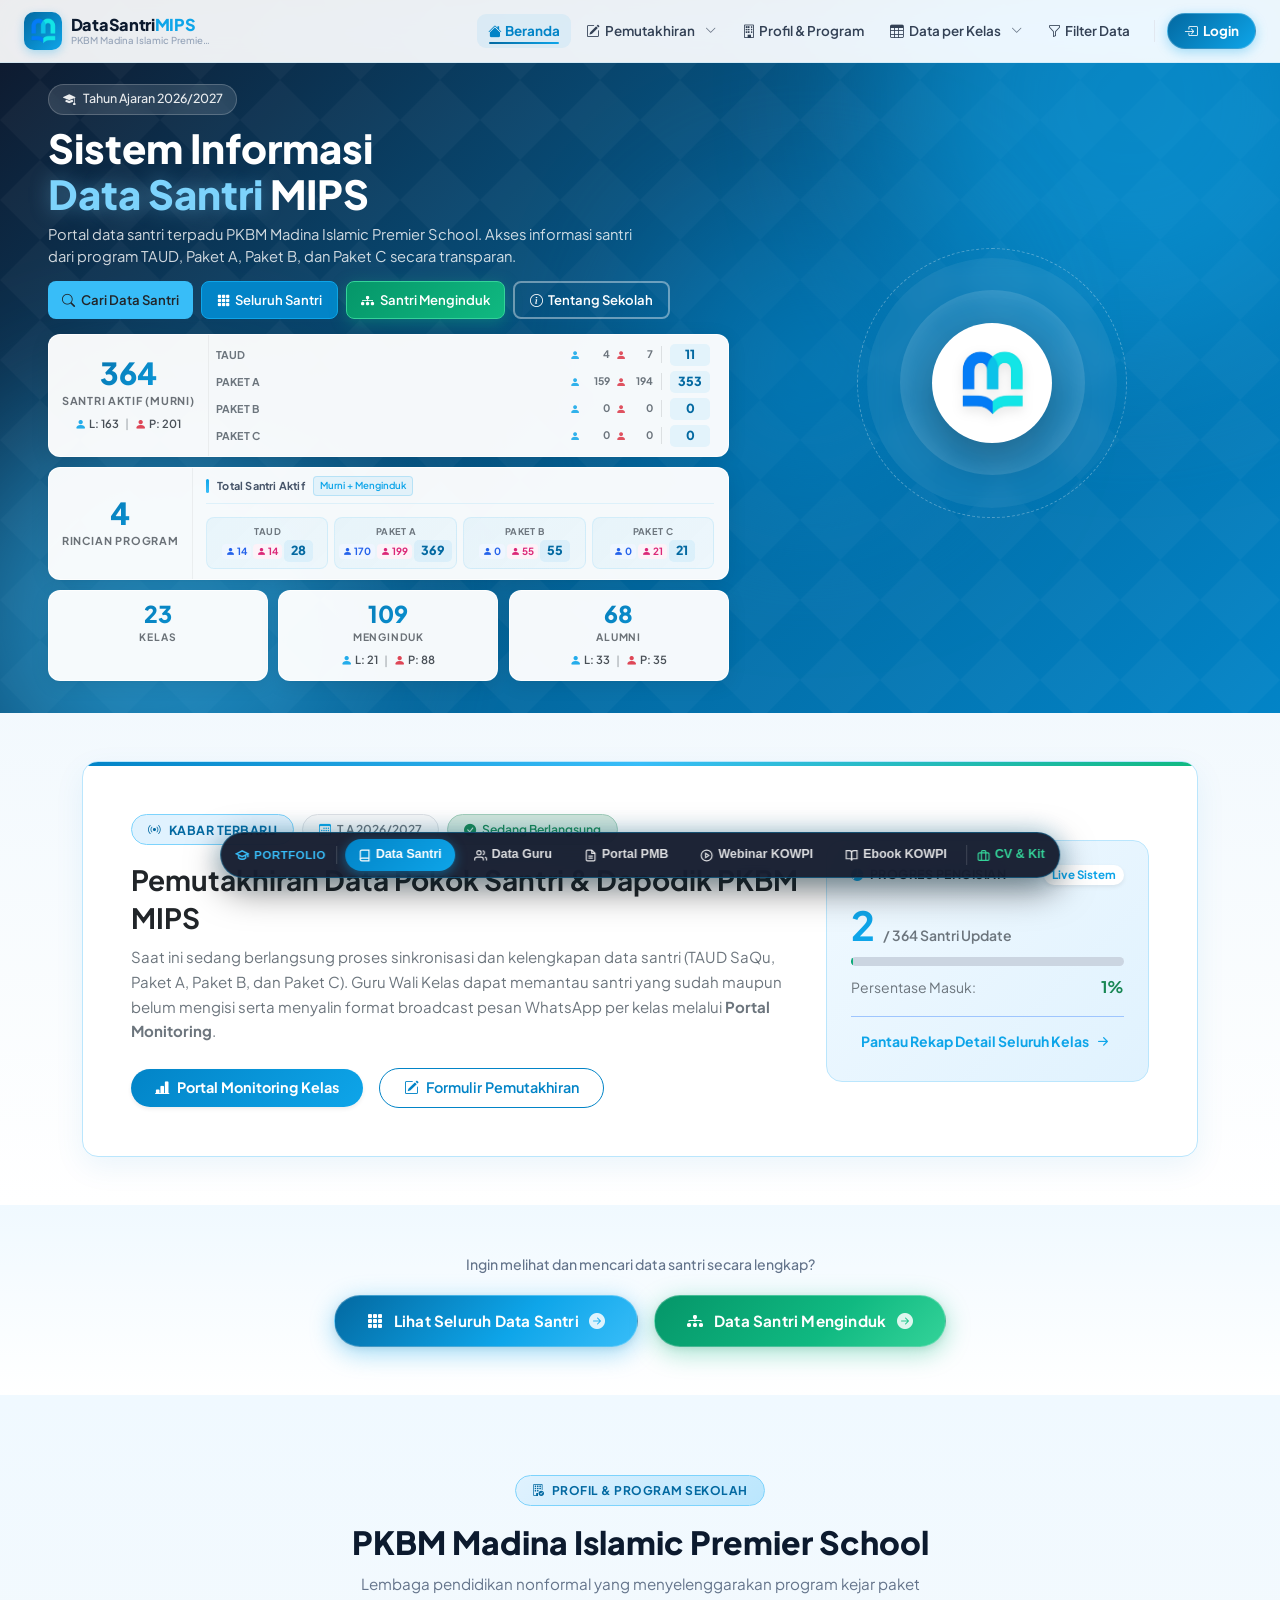
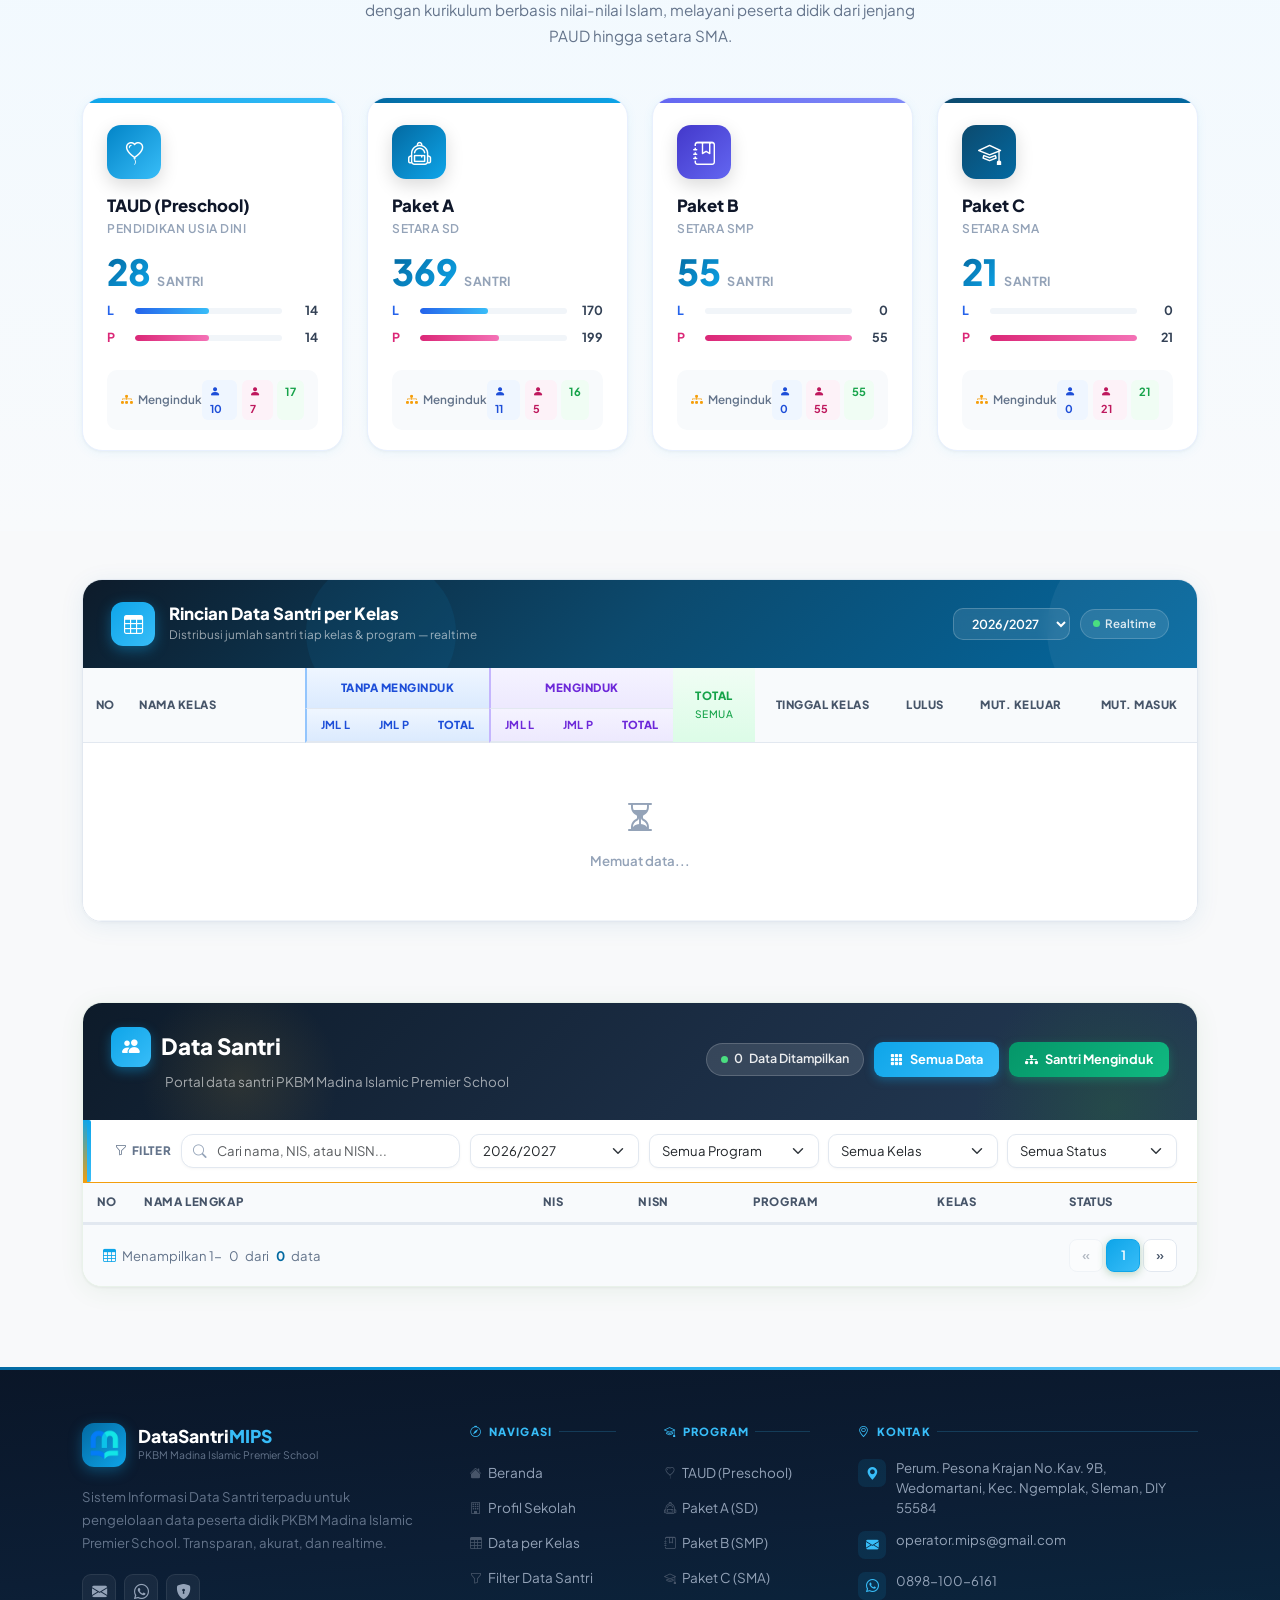
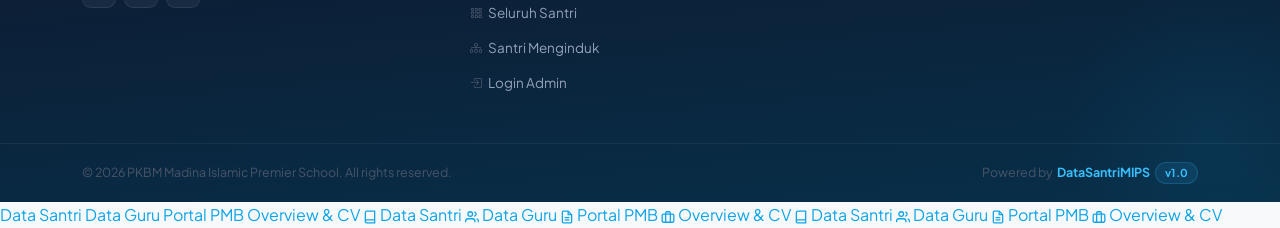
<file: index.html>
<!DOCTYPE html> <html lang="id"> <head>   <meta charset="UTF-8">   <meta name="viewport" content="width=device-width, initial-scale=1.0">   <meta name="description" content="DataSantriMIPS — Sistem Informasi Data Santri PKBM Madina Islamic Premier School. Lihat data santri, program TAUD, Paket A, B, C.">   <title>DataSantriMIPS — PKBM Madina Islamic Premier School</title>     <link rel="icon" type="image/x-icon" href="assets/img/fd27a5925df5ee8244879c0f76e47f09.png">   <!-- Bootstrap 5 -->   <link href="https://cdn.jsdelivr.net/npm/bootstrap@5.3.3/dist/css/bootstrap.min.css" rel="stylesheet">   <!-- Bootstrap Icons -->   <link href="https://cdn.jsdelivr.net/npm/bootstrap-icons@1.11.3/font/bootstrap-icons.min.css" rel="stylesheet">   <!-- Custom CSS -->   <link href="assets/css/datasantri_style.css" rel="stylesheet">   <style>     /* Biru Langit Kombinasi Theme - Premium Edition */     :root {       --primary-50: #f0f9ff;       --primary-100: #e0f2fe;       --primary-200: #bae6fd;       --primary-300: #7dd3fc;       --primary-400: #38bdf8;       --primary-500: #0ea5e9;       --primary-600: #0284c7;       --primary-700: #0369a1;       --primary-800: #075985;       --primary-900: #0c4a6e;       --accent-300: #bae6fd;       --accent-400: #38bdf8;       --radius-lg: 1rem;     }     .gradient-hero {       background: linear-gradient(135deg, #0f172a 0%, #0369a1 60%, #0284c7 100%) !important;       position: relative;     }     .text-gold {       color: #7dd3fc !important;       text-shadow: 0 0 20px rgba(125, 211, 252, 0.4);     }     .footer-public {       background: #082f49 !important;     }      /* Floating Ornaments */     .hero-bg-shapes {       position: absolute;       inset: 0;       overflow: hidden;       z-index: 0;     }     .hero-bg-shapes .shape {       position: absolute;       border-radius: 50%;       filter: blur(80px);       opacity: 0.5;       animation: floatShape 12s infinite alternate cubic-bezier(0.4, 0, 0.2, 1);     }     .hero-bg-shapes .shape-1 {       width: 500px;       height: 500px;       background: #0ea5e9;       top: -150px;       right: -100px;     }     .hero-bg-shapes .shape-2 {       width: 400px;       height: 400px;       background: #38bdf8;       bottom: -100px;       left: -50px;       animation-delay: -4s;     }     .hero-bg-shapes .shape-3 {       width: 300px;       height: 300px;       background: #0284c7;       top: 30%;       right: 25%;       animation-delay: -7s;     }     @keyframes floatShape {       0% { transform: translate(0, 0) scale(1); }       100% { transform: translate(40px, -50px) scale(1.15); }     }      /* ===== Hero Section & Typography — Responsive Laptop & Desktop ===== */     .hero-section {       min-height: auto !important;       padding: 5.25rem 0 2rem !important;     }     .hero-badge {       margin-bottom: 0.65rem !important;       padding: 0.28rem 0.85rem !important;       font-size: 0.78rem !important;     }     .hero-title {       font-size: clamp(1.75rem, 3.2vw, 2.5rem) !important;       line-height: 1.15 !important;       margin-bottom: 0.45rem !important;     }     .hero-subtitle {       font-size: 0.92rem !important;       line-height: 1.45 !important;       max-width: 600px !important;       margin-bottom: 0.85rem !important;       opacity: 0.9 !important;     }     .hero-actions {       display: flex;       gap: 0.5rem !important;       flex-wrap: wrap;       margin-bottom: 0.5rem !important;     }     .hero-actions .btn-primary-custom,     .hero-actions .btn-outline-custom {       padding: 0.42rem 0.9rem !important;       font-size: 0.82rem !important;       border-radius: 8px !important;       gap: 0.35rem !important;       white-space: nowrap !important;     }      /* ===== Hero Stat Cards — Elegant Design System ===== */     .hero-stat-card {       background: rgba(255,255,255,0.96) !important;       backdrop-filter: blur(16px) !important;       border: 1px solid rgba(255,255,255,0.85) !important;       border-radius: 12px !important;       padding: 0.85rem 0.75rem !important;       text-align: center !important;       transition: all 0.35s cubic-bezier(0.25, 0.46, 0.45, 0.94) !important;       box-shadow: 0 4px 20px rgba(0,0,0,0.08), 0 1px 3px rgba(0,0,0,0.04) !important;       color: var(--neutral-800) !important;       position: relative;       overflow: hidden;     }     .hero-stat-card::before {       content: '';       position: absolute;       top: 0; left: 0; right: 0;       height: 3px;       background: linear-gradient(90deg, #0ea5e9, #38bdf8, #7dd3fc);       opacity: 0;       transition: opacity 0.35s;     }     .hero-stat-card:hover {       transform: translateY(-3px) !important;       box-shadow: 0 10px 28px rgba(0,0,0,0.11), 0 2px 5px rgba(0,0,0,0.05) !important;     }     .hero-stat-card:hover::before { opacity: 1; }      .hero-stat-number {       font-size: 1.9rem !important;       font-weight: 800 !important;       display: block !important;       background: linear-gradient(135deg, #0369a1 0%, #0ea5e9 100%);       -webkit-background-clip: text;       -webkit-text-fill-color: transparent;       line-height: 1.05;     }     .hero-stat-label {       font-size: 0.68rem !important;       color: var(--neutral-700) !important;       font-weight: 700 !important;       text-transform: uppercase;       letter-spacing: 0.8px;       margin-top: 3px !important;     }     .hero-stat-gender {       display: flex;       justify-content: center;       align-items: center;       gap: 6px;       font-size: 0.7rem;       color: var(--neutral-700);       margin-top: 6px;       font-weight: 600;       white-space: nowrap;     }     .hero-stat-gender i { font-size: 0.72rem; opacity: 0.9; }     .hero-stat-divider { opacity: 0.4; }      /* --- Layout: Featured Row (Santri Murni + Rincian Program) --- */     .hero-stats-featured {       display: grid;       grid-template-columns: 1fr;       gap: 0.65rem;       margin-top: 0.9rem;       animation: fadeInUp 0.6s ease 0.4s both;     }      /* Featured card: side-by-side layout (number left | list right) */     .hero-stat-card--featured {       display: flex !important;       align-items: stretch !important;       text-align: left !important;       padding: 0 !important;     }     .hero-stat-card__main {       flex: 0 0 auto;       padding: 0.7rem 0.8rem;       text-align: center;       display: flex;       flex-direction: column;       justify-content: center;       min-width: 105px;     }     .hero-stat-card__programs {       flex: 1 1 0%;       display: flex;       flex-direction: column;       justify-content: center;       gap: 1px;       padding: 0.45rem 0.65rem 0.45rem 0;       border-left: 1px solid rgba(0,0,0,0.05);     }      /* List items in featured cards */     .hero-stat-program-item {       display: flex;       justify-content: space-between;       align-items: center;       padding: 2px 7px;       border-radius: 5px;       transition: background 0.2s;     }     .hero-stat-program-item:hover { background: rgba(14,165,233,0.06); }     .hero-stat-program-label {       font-size: 0.67rem;       font-weight: 700;       color: var(--neutral-600);       text-transform: uppercase;       letter-spacing: 0.3px;     }     .hero-stat-program-value {       font-size: 0.78rem;       font-weight: 800;       color: var(--primary-700);       background: rgba(14,165,233,0.08);       padding: 1px 7px;       border-radius: 5px;       min-width: 25px;       text-align: center;     }      /* Full-width card (Rincian Program — spans both columns) */     .hero-stat-card--full { grid-column: 1 / -1; }     .hero-stat-card__programs--detail {       flex-direction: row !important;       flex-wrap: nowrap;       gap: 5px;       padding: 0.45rem 0.75rem;     }     .hero-stat-program-detail {       flex: 1 1 0%;       display: flex;       flex-direction: column;       align-items: center;       gap: 2px;       padding: 6px 4px;       border-radius: 8px;       background: linear-gradient(135deg, rgba(14,165,233,0.06) 0%, rgba(56,189,248,0.04) 100%);       border: 1px solid rgba(14,165,233,0.1);     }     .hero-stat-program-detail .hero-stat-program-label { font-size: 0.58rem; color: var(--neutral-600); }     .hero-stat-program-lp {       display: flex;       align-items: center;       gap: 2px;     }     .hero-stat-lp-badge {       font-size: 0.62rem;       font-weight: 700;       padding: 1px 4px;       border-radius: 4px;       white-space: nowrap;       line-height: 1.35;     }     .hero-stat-lp-badge i { font-size: 0.58rem; }     .hero-stat-lp-badge--l { background: #eff6ff; color: #2563eb; }     .hero-stat-lp-badge--p { background: #fdf2f8; color: #db2777; }      /* --- Layout: Secondary Row (Kelas, Menginduk, Alumni) --- */     .hero-stats-secondary {       display: grid;       grid-template-columns: repeat(3, 1fr);       gap: 0.65rem;       margin-top: 0.65rem;       animation: fadeInUp 0.6s ease 0.5s both;     }     .hero-stats-secondary .hero-stat-card {       padding: 0.65rem 0.5rem !important;     }     .hero-stats-secondary .hero-stat-number {       font-size: 1.45rem !important;     }     .hero-stats-secondary .hero-stat-label {       font-size: 0.64rem !important;     }      /* --- Responsive --- */     @media (max-width: 991.98px) {       .hero-section { padding: 4.5rem 0 2rem !important; }       .hero-stat-number { font-size: 1.6rem !important; }       .hero-stat-card__main { min-width: 90px; padding: 0.75rem 0.6rem; }     }     @media (max-width: 767.98px) {       .hero-stats-featured { grid-template-columns: 1fr; }       .hero-stat-card--full { grid-column: auto; }       .hero-stats-secondary { grid-template-columns: repeat(3, 1fr); }     }     @media (max-width: 575.98px) {       .hero-stats-featured { grid-template-columns: 1fr; }       .hero-stat-card--full { grid-column: auto; }       .hero-stat-card--featured { flex-direction: column !important; }       .hero-stat-card__main { padding: 0.75rem 0.75rem 0.35rem; min-width: unset; }       .hero-stat-card__programs {         border-left: none;         border-top: 1px solid rgba(0,0,0,0.05);         padding: 0.45rem 0.75rem 0.55rem;         flex-direction: row; flex-wrap: wrap; gap: 3px;       }       .hero-stat-program-item { flex: 1 1 45%; }       .hero-stat-card__programs--detail { flex-wrap: wrap; }       .hero-stat-program-detail { flex: 1 1 45%; min-width: 0; }       .hero-stats-secondary { grid-template-columns: 1fr 1fr 1fr; }       .hero-stat-number { font-size: 1.4rem !important; }     }      /* Short height laptops (viewport <= 768px height) */     @media (max-height: 768px) {       .hero-section {         padding: 4.75rem 0 1.5rem !important;       }       .hero-badge {         margin-bottom: 0.35rem !important;         padding: 0.18rem 0.75rem !important;         font-size: 0.72rem !important;       }       .hero-title {         font-size: 1.85rem !important;         margin-bottom: 0.3rem !important;       }       .hero-subtitle {         font-size: 0.84rem !important;         margin-bottom: 0.6rem !important;         line-height: 1.35 !important;       }       .hero-actions {         margin-bottom: 0.35rem !important;         gap: 0.4rem !important;       }       .hero-actions .btn-primary-custom,       .hero-actions .btn-outline-custom {         padding: 0.35rem 0.75rem !important;         font-size: 0.78rem !important;       }       .hero-stats-featured {         margin-top: 0.6rem !important;         gap: 0.5rem !important;       }       .hero-stat-card {         padding: 0.65rem 0.6rem !important;       }       .hero-stat-number {         font-size: 1.65rem !important;       }       .hero-stats-secondary {         margin-top: 0.5rem !important;       }     }      /* Image Ring Animation & Responsive Scaling */     .ring-animation {       animation: spin-slow 20s linear infinite;     }     @keyframes spin-slow {       100% { transform: rotate(360deg); }     }     .logo-container-hero {       position: relative;       z-index: 2;       animation: floatLogo 6s ease-in-out infinite;     }     @keyframes floatLogo {       0%, 100% { transform: translateY(0); }       50% { transform: translateY(-15px); }     }     @media (max-width: 1400px) {       .logo-container-hero .ring-animation:nth-child(1) { width: 270px !important; height: 270px !important; }       .logo-container-hero .ring-animation:nth-child(2) { width: 220px !important; height: 220px !important; }       .logo-container-hero > div:nth-child(3) { width: 250px !important; height: 250px !important; }       .logo-container-hero > div:nth-child(3) > div { width: 185px !important; height: 185px !important; }       .logo-container-hero > div:nth-child(3) > div > div { width: 120px !important; height: 120px !important; padding: 12px !important; }     }      /* ===== PREMIUM SECTION HEADER (public) ===== */     .premium-section-header {       background: linear-gradient(135deg, #0d1b2a 0%, #1a3a5c 50%, #1e4976 100%);       padding: 1.15rem 1.5rem;       display: flex;       align-items: center;       justify-content: space-between;       gap: 1rem;       flex-wrap: wrap;       border-radius: 16px 16px 0 0;       color: #fff;       position: relative;       overflow: hidden;     }     .premium-section-header::before {       content: '';       position: absolute;       top: -40px; right: -40px;       width: 160px; height: 160px;       border-radius: 50%;       background: radial-gradient(circle, rgba(14,165,233,0.18) 0%, transparent 70%);     }     .premium-section-title {       display: flex;       align-items: center;       gap: 0.85rem;       color: #fff;     }     .premium-section-title .title-icon {       width: 40px; height: 40px;       background: linear-gradient(135deg, #0ea5e9, #38bdf8);       border-radius: 10px;       display: flex; align-items: center; justify-content: center;       font-size: 1.15rem;       box-shadow: 0 4px 12px rgba(14,165,233,0.35);       flex-shrink: 0;     }     .premium-section-badge {       display: inline-flex; align-items: center; gap: 6px;       background: rgba(255,255,255,0.12);       border: 1px solid rgba(255,255,255,0.2);       border-radius: 50px;       padding: 0.28rem 0.75rem;       font-size: 0.75rem; font-weight: 600;       color: rgba(255,255,255,0.9);       white-space: nowrap;     }     @keyframes pulse-dot {       0%, 100% { opacity: 1; transform: scale(1); }       50% { opacity: 0.5; transform: scale(0.8); }     }      /* ===== PREMIUM TABLE (for rekap kelas in public home) ===== */     .premium-table-wrapper {       overflow-x: auto;       border-radius: 0 0 16px 16px;     }     table.table-premium {       width: 100%;       border-collapse: separate;       border-spacing: 0;       font-family: 'Inter', 'Outfit', sans-serif;       font-size: 0.84rem;     }     table.table-premium thead tr th {       background: #f8fafc;       color: #475569;       font-size: 0.73rem;       font-weight: 700;       text-transform: uppercase;       letter-spacing: 0.5px;       padding: 0.6rem 0.75rem;       white-space: nowrap;       border-bottom: 2px solid #e2e8f0;     }     table.table-premium th.th-group-murni {       background: rgba(219,234,254,0.5);       color: #1d4ed8;     }     table.table-premium th.th-group-menginduk {       background: rgba(237,233,254,0.5);       color: #6d28d9;     }     table.table-premium th.th-total-all {       background: rgba(209,250,229,0.5);       color: #065f46;     }     table.table-premium tbody tr td {       padding: 0.6rem 0.75rem;       border-bottom: 1px solid #f1f5f9;       vertical-align: middle;       transition: background 0.15s ease;     }     table.table-premium tbody tr:hover td {       background: rgba(14,165,233,0.04);     }     table.table-premium tbody tr.tr-program-group td {       background: linear-gradient(90deg, #eff6ff 0%, #f0f9ff 100%);       color: #1d4ed8;       font-weight: 800;       font-size: 0.8rem;       text-transform: uppercase;       letter-spacing: 0.8px;       padding: 0.65rem 1.25rem;       border-bottom: 1px solid #bfdbfe;     }     table.table-premium tbody tr.tr-program-total td {       background: linear-gradient(90deg, #eef2ff, #e0e7ff);       color: #3730a3;       font-weight: 700;       border-top: 1px solid #c7d2fe;       border-bottom: 1px solid #c7d2fe;     }     table.table-premium tbody tr.tr-grand-total td {       background: linear-gradient(90deg, #064e3b, #065f46);       color: #ffffff !important;       font-weight: 900;       font-size: 0.85rem;       text-transform: uppercase;       letter-spacing: 0.5px;       border-top: 2px solid #34d399;     }      /* ===== NUM CHIPS for public table ===== */     .num-chip {       display: inline-flex; align-items: center; justify-content: center;       min-width: 28px; height: 24px;       border-radius: 6px;       font-weight: 700; font-size: 0.8rem;       padding: 0 7px;     }     .num-chip.laki { background: #dbeafe; color: #1d4ed8; }     .num-chip.perempuan { background: #fce7f3; color: #be185d; }     .num-chip.total-murni { background: #e0e7ff; color: #4338ca; }     .num-chip.total-menginduk { background: #f3e8ff; color: #7e22ce; }     .num-chip.total-all { background: linear-gradient(135deg,#10b981,#059669); color:#fff; }     .num-chip.zero { color: #cbd5e1; font-weight: 400; }      /* ===== SANTRI-NAME-CELL & CHIPS for public data table ===== */     .santri-name-cell { display: flex; align-items: center; gap: 0.65rem; }     .santri-avatar {       width: 34px; height: 34px; border-radius: 9px; flex-shrink: 0;       display: flex; align-items: center; justify-content: center;       font-weight: 800; font-size: 0.75rem;     }     .santri-avatar.male { background: linear-gradient(135deg,#dbeafe,#bfdbfe); color: #1d4ed8; }     .santri-avatar.female { background: linear-gradient(135deg,#fce7f3,#fbcfe8); color: #be185d; }     .santri-name { font-weight: 700; font-size: 0.88rem; color: #0f172a; }     .nis-chip {       display: inline-block;       background: #f1f5f9; color: #475569;       border-radius: 6px; padding: 2px 8px;       font-size: 0.8rem; font-weight: 600; font-family: monospace;     }     .program-chip {       display: inline-block;       background: linear-gradient(135deg,#d1fae5,#a7f3d0);       color: #065f46; border-radius: 20px;       padding: 2px 10px; font-size: 0.73rem; font-weight: 700;     }     .kelas-chip {       display: inline-flex; align-items: center; gap: 4px;       background: #f1f5f9; color: #475569;       border-radius: 6px; padding: 2px 8px;       font-size: 0.78rem; font-weight: 600;     }      /* ===== PREMIUM FILTER BAR (public) ===== */     .premium-filter-bar {       display: flex;       align-items: center;       gap: 0.6rem;       padding: 0.85rem 1.25rem;       background: #fff;       border-bottom: 1px solid #e2e8f0;       flex-wrap: wrap;       border-left: 4px solid transparent;       border-image: linear-gradient(180deg, #0ea5e9, #f59e0b) 1;     }     .premium-filter-bar .filter-label {       font-size: 0.73rem; font-weight: 800;       text-transform: uppercase; letter-spacing: 0.6px;       color: #64748b; white-space: nowrap;     }     .premium-filter-bar .form-control,     .premium-filter-bar .form-select {       border-radius: 9px; border-color: #e2e8f0;       font-size: 0.82rem; padding: 0.4rem 0.75rem;       min-width: 130px; flex: 1 1 130px;     }     .premium-filter-bar .premium-search {       position: relative; flex: 2 1 200px;     }     .premium-filter-bar .search-icon {       position: absolute; left: 0.75rem; top: 50%; transform: translateY(-50%);       color: #94a3b8; font-size: 0.85rem; pointer-events: none;     }     .premium-filter-bar .premium-search .form-control {       padding-left: 2.2rem;     }      /* ===== PREMIUM-DATA-TABLE (public santri table) ===== */     table.premium-data-table {       width: 100%;       border-collapse: separate; border-spacing: 0;       font-size: 0.84rem;     }     table.premium-data-table thead tr th {       background: #f8fafc;       color: #475569;       font-size: 0.72rem; font-weight: 800;       text-transform: uppercase; letter-spacing: 0.6px;       padding: 0.65rem 0.85rem;       border-bottom: 2px solid #e2e8f0;       white-space: nowrap;     }     table.premium-data-table tbody tr td {       padding: 0.65rem 0.85rem;       border-bottom: 1px solid #f1f5f9;       vertical-align: middle;       transition: background 0.15s ease;     }     table.premium-data-table tbody tr:hover td {       background: #f8fafc;     }     table.premium-data-table tbody tr:last-child td { border-bottom: none; }      /* ===== PREMIUM PAGINATION (public) ===== */     .premium-pagination {       display: flex; align-items: center; justify-content: space-between;       padding: 0.85rem 1.25rem;       border-top: 1px solid #e2e8f0;       flex-wrap: wrap; gap: 0.75rem;       background: #f8fafc;       border-radius: 0 0 16px 16px;     }     .premium-pagination .data-info {       display: flex; align-items: center; gap: 0.4rem;       font-size: 0.82rem; color: #64748b;     }     .premium-pagination .page-link {       border-radius: 8px !important;       font-size: 0.8rem; font-weight: 600;       min-width: 34px; text-align: center;     }     .premium-pagination .page-item.active .page-link {       background: linear-gradient(135deg,#0ea5e9,#38bdf8);       border-color: #0ea5e9;     }   </style> </head> <body>    <!-- ======== NAVBAR — PREMIUM REDESIGN ======== -->   <style>     /* ===== NAVBAR PREMIUM ===== */     .nav-premium {       position: fixed;       top: 0; left: 0; right: 0;       z-index: 1050;       background: rgba(255, 255, 255, 0.92);       backdrop-filter: blur(20px) saturate(180%);       -webkit-backdrop-filter: blur(20px) saturate(180%);       border-bottom: 1px solid rgba(14, 165, 233, 0.1);       padding: 0;       transition: box-shadow 0.3s ease, background 0.3s ease;     }     .nav-premium.scrolled {       box-shadow: 0 4px 24px rgba(3, 105, 161, 0.1), 0 1px 4px rgba(0,0,0,0.05);       background: rgba(255, 255, 255, 0.97);     }     .nav-premium .nav-inner {       display: flex;       align-items: center;       justify-content: space-between;       height: 62px;       gap: 0.75rem;     }      /* Brand */     .nav-brand {       display: flex;       align-items: center;       gap: 0.55rem;       text-decoration: none;       flex-shrink: 0;     }     .nav-brand-logo {       width: 38px; height: 38px;       border-radius: 10px;       overflow: hidden;       background: linear-gradient(135deg, #0369a1, #0ea5e9);       display: flex; align-items: center; justify-content: center;       box-shadow: 0 3px 10px rgba(14,165,233,0.3);       flex-shrink: 0;     }     .nav-brand-logo img {       width: 100%; height: 100%;       object-fit: contain;       border-radius: 10px;     }     .nav-brand-text {       line-height: 1.2;     }     .nav-brand-name {       font-size: 1.02rem;       font-weight: 800;       color: #0c1a2e;       letter-spacing: -0.3px;     }     .nav-brand-name span { color: #0ea5e9; }     .nav-brand-school {       font-size: 0.6rem;       color: #94a3b8;       font-weight: 500;       white-space: nowrap;       overflow: hidden;       text-overflow: ellipsis;       max-width: 160px;       display: block;     }      /* Nav links */     .nav-links {       display: flex;       align-items: center;       gap: 0.35rem;       list-style: none;       margin: 0;       padding: 0;     }     .nav-links a {       display: inline-flex;       align-items: center;       gap: 0.35rem;       padding: 0.45rem 0.85rem;       border-radius: 9px;       font-size: 0.875rem;       font-weight: 600;       color: #334155;       text-decoration: none;       transition: all 0.2s ease;       position: relative;       white-space: nowrap;     }     .nav-links a::after {       content: '';       position: absolute;       bottom: 4px; left: 50%; right: 50%;       height: 2px;       background: linear-gradient(90deg, #0369a1, #0ea5e9);       border-radius: 99px;       transition: left 0.25s ease, right 0.25s ease;       opacity: 0;     }     .nav-links a:hover {       color: #0284c7;       background: rgba(14,165,233,0.08);     }     .nav-links a:hover::after,     .nav-links a.active::after {       left: 12px; right: 12px;       opacity: 1;     }     .nav-links a.active {       color: #0284c7;       background: rgba(14,165,233,0.08);       font-weight: 700;     }      /* ===== DROPDOWN STYLING — ULTRA PREMIUM ===== */     .nav-item-dropdown {       position: relative;       display: inline-flex;       align-items: center;       height: 100%;     }     .nav-links a.nav-dropdown-toggle::after {       display: none !important;     }     .nav-dropdown-toggle {       cursor: pointer;       display: inline-flex;       align-items: center;       user-select: none;     }     .nav-dropdown-label {       display: inline-flex;       align-items: center;       gap: 0.4rem;     }     .nav-dropdown-chevron {       font-size: 0.72rem;       margin-left: 0.35rem;       transition: transform 0.25s cubic-bezier(0.16, 1, 0.3, 1), color 0.2s ease;       display: inline-block;       line-height: 1;       opacity: 0.75;     }     .nav-item-dropdown:hover .nav-dropdown-chevron,     .nav-item-dropdown.show .nav-dropdown-chevron,     .nav-dropdown-toggle[aria-expanded="true"] .nav-dropdown-chevron {       transform: rotate(180deg);       opacity: 1;       color: #0284c7;     }     .nav-dropdown-menu {       position: absolute;       top: calc(100% + 4px);       left: 0;       min-width: 295px;       padding: 0.5rem;       margin-top: 0;       background: rgba(255, 255, 255, 0.98);       backdrop-filter: blur(20px);       -webkit-backdrop-filter: blur(20px);       border: 1px solid rgba(14, 165, 233, 0.16);       border-radius: 14px;       box-shadow: 0 18px 45px rgba(15, 23, 42, 0.12), 0 4px 14px rgba(14, 165, 233, 0.08);       list-style: none;       display: none;       z-index: 1060;       animation: navDropAnim 0.22s cubic-bezier(0.16, 1, 0.3, 1) both;     }     .nav-dropdown-menu::before {       content: '';       position: absolute;       top: -10px;       left: 0;       right: 0;       height: 10px;     }     .nav-dropdown-menu.dropdown-menu-end {       left: auto !important;       right: 0 !important;     }     @keyframes navDropAnim {       from { opacity: 0; transform: translateY(6px); }       to { opacity: 1; transform: translateY(0); }     }     @media (min-width: 1200px) {       .nav-item-dropdown:hover > .nav-dropdown-menu {         display: block;       }     }     .nav-dropdown-menu.show {       display: block;     }     .nav-dropdown-item {       display: flex !important;       align-items: center;       gap: 0.75rem;       padding: 0.6rem 0.75rem !important;       border-radius: 10px;       text-decoration: none;       transition: all 0.18s ease;       color: #334155 !important;       background: transparent;       white-space: normal !important;     }     .nav-dropdown-item:hover {       background: linear-gradient(135deg, rgba(14, 165, 233, 0.08) 0%, rgba(56, 189, 248, 0.04) 100%) !important;       transform: translateX(3px);     }     .nav-dropdown-item::after { display: none !important; }     .dropdown-item-icon {       width: 34px;       height: 34px;       border-radius: 9px;       display: flex;       align-items: center;       justify-content: center;       font-size: 0.95rem;       flex-shrink: 0;     }     .dropdown-item-content {       display: flex;       flex-direction: column;       flex: 1;       min-width: 0;     }     .dropdown-item-title {       font-size: 0.84rem;       font-weight: 700;       color: #0f172a;       line-height: 1.25;     }     .dropdown-item-desc {       font-size: 0.7rem;       color: #64748b;       margin-top: 2px;       line-height: 1.2;     }     .nav-dropdown-item:hover .dropdown-item-title {       color: #0284c7;     }      /* Login button */     .nav-btn-login {       display: inline-flex;       align-items: center;       gap: 0.4rem;       padding: 0.45rem 1.2rem;       border-radius: 50px;       background: linear-gradient(135deg, #0369a1, #0ea5e9);       color: #fff !important;       font-size: 0.875rem;       font-weight: 700;       text-decoration: none;       box-shadow: 0 3px 12px rgba(14,165,233,0.35);       transition: all 0.25s ease;       white-space: nowrap;       flex-shrink: 0;       border: 1.5px solid rgba(255,255,255,0.2);     }     .nav-btn-login:hover {       transform: translateY(-2px);       box-shadow: 0 6px 20px rgba(14,165,233,0.45);       color: #fff !important;       background: linear-gradient(135deg, #0284c7, #38bdf8);     }      /* Divider between links and login */     .nav-divider {       width: 1px;       height: 22px;       background: #e2e8f0;       flex-shrink: 0;     }      /* Hamburger */     .nav-toggler {       display: none;       background: none;       border: 1.5px solid #e2e8f0;       border-radius: 9px;       width: 38px; height: 38px;       align-items: center; justify-content: center;       cursor: pointer;       color: #475569;       font-size: 1.1rem;       transition: all 0.2s;       flex-shrink: 0;     }     .nav-toggler:hover { background: #f1f5f9; border-color: #cbd5e1; }      /* Mobile collapse */     .nav-collapse {       display: flex;       align-items: center;       gap: 0.75rem;       flex: 1;       justify-content: flex-end;     }      @media (max-width: 1399.98px) {       .nav-links { gap: 0.2rem; }       .nav-links a {         padding: 0.42rem 0.7rem;         font-size: 0.84rem;         gap: 0.25rem;       }       .nav-brand-school { max-width: 140px; }       .nav-btn-login {         padding: 0.4rem 1rem;         font-size: 0.84rem;       }     }      @media (max-width: 1199.98px) {       .nav-toggler { display: flex; }       .nav-collapse {         display: none;         position: absolute;         top: 62px; left: 0; right: 0;         background: rgba(255, 255, 255, 0.98);         backdrop-filter: blur(20px);         -webkit-backdrop-filter: blur(20px);         border-bottom: 1px solid #e2e8f0;         padding: 1rem 1.25rem 1.25rem;         flex-direction: column;         align-items: flex-start;         gap: 0.35rem;         box-shadow: 0 12px 30px rgba(0,0,0,0.1);         z-index: 999;         max-height: calc(100vh - 65px);         overflow-y: auto;         -webkit-overflow-scrolling: touch;       }       .nav-collapse.open { display: flex; }       .nav-links {         flex-direction: column;         align-items: flex-start;         width: 100%;         gap: 0.25rem;       }       .nav-links li {         width: 100%;       }       .nav-links a {          width: 100%;          padding: 0.6rem 0.85rem;          font-size: 0.88rem;          display: flex;         align-items: center;       }       .nav-links a::after {         display: none !important;       }       .nav-item-dropdown {          display: flex !important;         flex-direction: column !important;         align-items: stretch !important;         width: 100% !important;         height: auto !important;       }       .nav-dropdown-toggle {          width: 100% !important;          display: flex !important;         align-items: center !important;         justify-content: space-between !important;          border-radius: 9px;       }       .nav-item-dropdown.show > .nav-dropdown-toggle {         background: rgba(14, 165, 233, 0.08);         color: #0284c7;       }       .nav-dropdown-chevron {         margin-left: auto;         font-size: 0.78rem;       }       .nav-dropdown-menu {         position: static !important;         top: auto !important;         left: auto !important;         right: auto !important;         transform: none !important;         box-shadow: none !important;         border: 1px solid rgba(14, 165, 233, 0.16) !important;         background: #f8fafc !important;         border-radius: 12px !important;         margin: 0.3rem 0 0.5rem 0 !important;         width: 100% !important;         min-width: 100% !important;         padding: 0.45rem !important;         display: none !important;         animation: none !important;       }       .nav-dropdown-menu.show {         display: block !important;         animation: navDropMobileAnim 0.2s ease-out both !important;       }       @keyframes navDropMobileAnim {         from { opacity: 0; transform: translateY(-4px); }         to { opacity: 1; transform: translateY(0); }       }       .nav-dropdown-item {         padding: 0.6rem 0.75rem !important;         background: #ffffff !important;         border: 1px solid rgba(226, 232, 240, 0.85) !important;         margin-bottom: 0.35rem !important;         border-radius: 10px !important;         box-shadow: 0 1px 3px rgba(0,0,0,0.03) !important;       }       .nav-dropdown-item:last-child {         margin-bottom: 0 !important;       }       .nav-dropdown-item:hover,       .nav-dropdown-item:active {         background: #f0f9ff !important;         border-color: rgba(14, 165, 233, 0.35) !important;         transform: none !important;       }       .nav-divider { display: none; }       .nav-btn-login { width: 100%; justify-content: center; margin-top: 0.4rem; padding: 0.55rem 1.2rem; }     }   </style>    <nav class="nav-premium" id="mainNavbar">     <div class="container-fluid px-3 px-xl-4" style="max-width: 1440px;">       <div class="nav-inner">         <!-- Brand -->         <a href="index.html" class="nav-brand">           <div class="nav-brand-logo">             <img src="assets/img/fd27a5925df5ee8244879c0f76e47f09.png" alt="Logo MIPS">           </div>           <div class="nav-brand-text">             <div class="nav-brand-name">DataSantri<span>MIPS</span></div>             <span class="nav-brand-school">PKBM Madina Islamic Premier School</span>           </div>         </a>          <!-- Hamburger -->         <button class="nav-toggler" id="navToggler" aria-label="Toggle menu">           <i class="bi bi-list" id="navTogglerIcon"></i>         </button>          <!-- Collapse -->         <div class="nav-collapse" id="navCollapse">           <ul class="nav-links">             <li><a href="index.html" class="active"><i class="bi bi-house-fill"></i> Beranda</a></li>                          <!-- Dropdown: Pemutakhiran -->             <li class="nav-item-dropdown">               <a href="javascript:void(0)" class="nav-dropdown-toggle" role="button" aria-expanded="false">                 <span class="nav-dropdown-label">                   <i class="bi bi-pencil-square"></i>                   <span>Pemutakhiran</span>                 </span>                 <i class="bi bi-chevron-down nav-dropdown-chevron"></i>               </a>               <ul class="nav-dropdown-menu">                 <li>                   <a class="dropdown-item nav-dropdown-item" href="javascript:alert('Fitur Formulir Pemutakhiran Data Mandiri oleh Wali Santri.')">                     <div class="dropdown-item-icon" style="background:#eff6ff; color:#2563eb;">                       <i class="bi bi-pencil-square"></i>                     </div>                     <div class="dropdown-item-content">                       <span class="dropdown-item-title">Pemutakhiran Data</span>                       <span class="dropdown-item-desc">Form update biodata santri oleh wali santri</span>                     </div>                   </a>                 </li>                 <li>                   <a class="dropdown-item nav-dropdown-item" href="javascript:alert('Fitur Monitoring Progress Pemutakhiran per Rombel.')">                     <div class="dropdown-item-icon" style="background:#f0fdfa; color:#0d9488;">                       <i class="bi bi-bar-chart-line-fill"></i>                     </div>                     <div class="dropdown-item-content">                       <span class="dropdown-item-title">Monitoring Kelas</span>                       <span class="dropdown-item-desc">Progres pemutakhiran per rombel kelas</span>                     </div>                   </a>                 </li>               </ul>             </li>              <li><a href="#tentang"><i class="bi bi-building"></i> Profil &amp; Program</a></li>              <!-- Dropdown: Data per Kelas -->             <li class="nav-item-dropdown">               <a href="javascript:void(0)" class="nav-dropdown-toggle" role="button" aria-expanded="false">                 <span class="nav-dropdown-label">                   <i class="bi bi-table"></i>                   <span>Data per Kelas</span>                 </span>                 <i class="bi bi-chevron-down nav-dropdown-chevron"></i>               </a>               <ul class="nav-dropdown-menu dropdown-menu-end">                 <li>                   <a class="dropdown-item nav-dropdown-item" href="#rekapKelas">                     <div class="dropdown-item-icon" style="background:#f0f9ff; color:#0284c7;">                       <i class="bi bi-table"></i>                     </div>                     <div class="dropdown-item-content">                       <span class="dropdown-item-title">Rekap per Kelas</span>                       <span class="dropdown-item-desc">Tabel rekapitulasi data santri per rombel</span>                     </div>                   </a>                 </li>                 <li>                   <a class="dropdown-item nav-dropdown-item" href="#dataSantri">                     <div class="dropdown-item-icon" style="background:#e0f2fe; color:#0369a1;">                       <i class="bi bi-grid-3x3-gap-fill"></i>                     </div>                     <div class="dropdown-item-content">                       <span class="dropdown-item-title">Data Seluruh Santri</span>                       <span class="dropdown-item-desc">Daftar lengkap santri per rombel kelas</span>                     </div>                   </a>                 </li>                 <li>                   <a class="dropdown-item nav-dropdown-item" href="#dataSantri">                     <div class="dropdown-item-icon" style="background:#ecfdf5; color:#059669;">                       <i class="bi bi-diagram-3-fill"></i>                     </div>                     <div class="dropdown-item-content">                       <div class="d-flex align-items-center justify-content-between">                         <span class="dropdown-item-title text-success">Santri Menginduk</span>                         <span class="badge" style="background:#d1fae5; color:#065f46; font-size:0.65rem; font-weight:700; border-radius:4px; padding:2px 6px;">Mitra</span>                       </div>                       <span class="dropdown-item-desc">Data santri afiliasi / lembaga menginduk</span>                     </div>                   </a>                 </li>               </ul>             </li>              <li><a href="#dataSantri"><i class="bi bi-funnel"></i> Filter Data</a></li>           </ul>           <div class="nav-divider"></div>           <a href="javascript:alert('Demo Mode: Autentikasi Admin & Wali Kelas dilindungi.')" class="nav-btn-login">             <i class="bi bi-box-arrow-in-right"></i> Login           </a>         </div>       </div>     </div>   </nav>    <script>     // Navbar scroll effect     const mainNav = document.getElementById('mainNavbar');     if (mainNav) {       window.addEventListener('scroll', () => {         mainNav.classList.toggle('scrolled', window.scrollY > 20);       });     }      // Mobile nav hamburger toggle     const navToggler = document.getElementById('navToggler');     const navCollapse = document.getElementById('navCollapse');     const navTogglerIcon = document.getElementById('navTogglerIcon');      if (navToggler && navCollapse) {       navToggler.addEventListener('click', function(e) {         e.stopPropagation();         const isOpen = navCollapse.classList.toggle('open');         if (navTogglerIcon) {           navTogglerIcon.className = isOpen ? 'bi bi-x-lg' : 'bi bi-list';         }       });     }      // Dropdown toggle click support (mobile & desktop touch/click)     document.querySelectorAll('.nav-dropdown-toggle').forEach(btn => {       btn.addEventListener('click', function(e) {         e.preventDefault();         e.stopPropagation();         const parent = this.closest('.nav-item-dropdown');         if (!parent) return;         const menu = parent.querySelector('.nav-dropdown-menu');         if (!menu) return;          const isCurrentlyOpen = menu.classList.contains('show');          // Close all other dropdowns         document.querySelectorAll('.nav-item-dropdown').forEach(d => {           if (d !== parent) {             d.classList.remove('show');             const m = d.querySelector('.nav-dropdown-menu');             if (m) m.classList.remove('show');             const b = d.querySelector('.nav-dropdown-toggle');             if (b) b.setAttribute('aria-expanded', 'false');           }         });          // Toggle current dropdown         if (isCurrentlyOpen) {           parent.classList.remove('show');           menu.classList.remove('show');           this.setAttribute('aria-expanded', 'false');         } else {           parent.classList.add('show');           menu.classList.add('show');           this.setAttribute('aria-expanded', 'true');         }       });     });      // Close dropdowns and mobile collapse when clicking outside     document.addEventListener('click', function(e) {       if (!e.target.closest('.nav-item-dropdown')) {         document.querySelectorAll('.nav-dropdown-menu').forEach(m => m.classList.remove('show'));         document.querySelectorAll('.nav-item-dropdown').forEach(d => d.classList.remove('show'));         document.querySelectorAll('.nav-dropdown-toggle').forEach(b => b.setAttribute('aria-expanded', 'false'));       }       if (navCollapse && navCollapse.classList.contains('open') && !e.target.closest('#navCollapse') && !e.target.closest('#navToggler')) {         navCollapse.classList.remove('open');         if (navTogglerIcon) navTogglerIcon.className = 'bi bi-list';       }     });      // Close dropdown & mobile nav when clicking internal hash links     document.querySelectorAll('.nav-dropdown-item, .nav-links a:not(.nav-dropdown-toggle)').forEach(link => {       link.addEventListener('click', function() {         const href = this.getAttribute('href');         if (href && (href.startsWith('#') || href.includes('#'))) {           document.querySelectorAll('.nav-dropdown-menu').forEach(m => m.classList.remove('show'));           document.querySelectorAll('.nav-item-dropdown').forEach(d => d.classList.remove('show'));           document.querySelectorAll('.nav-dropdown-toggle').forEach(b => b.setAttribute('aria-expanded', 'false'));           if (navCollapse && navCollapse.classList.contains('open')) {             navCollapse.classList.remove('open');             if (navTogglerIcon) navTogglerIcon.className = 'bi bi-list';           }         }       });     });   </script>    <!-- ======== HERO SECTION ======== -->   <section class="hero-section gradient-hero">     <div class="hero-bg-shapes">       <div class="shape shape-1"></div>       <div class="shape shape-2"></div>       <div class="shape shape-3"></div>     </div>     <div class="container-fluid px-3 px-xl-5" style="max-width: 1400px; position:relative; z-index:1;">       <div class="row align-items-center">         <div class="col-lg-7">           <div class="hero-badge">             <i class="bi bi-mortarboard-fill"></i>                         Tahun Ajaran 2026/2027          </div>           <h1 class="hero-title" style="color: #ffffff;">             Sistem Informasi<br>             <span class="text-gold">Data Santri</span> MIPS           </h1>           <p class="hero-subtitle" style="color: rgba(255, 255, 255, 0.9);">             Portal data santri terpadu PKBM Madina Islamic Premier School. Akses informasi santri dari program TAUD, Paket A, Paket B, dan Paket C secara transparan.           </p>           <div class="hero-actions">             <a href="#dataSantri" class="btn-primary-custom" style="background:var(--accent-400);color:var(--neutral-900);">               <i class="bi bi-search"></i> Cari Data Santri             </a>             <a href="#dataSantri" class="btn-primary-custom" style="background:var(--primary-600);color:#ffffff; border: 1px solid var(--primary-500);">               <i class="bi bi-grid-3x3-gap-fill"></i> Seluruh Santri             </a>             <a href="#dataSantri" class="btn-primary-custom" style="background:linear-gradient(135deg, #059669 0%, #10b981 100%); color:#ffffff; border: 1px solid #34d399; box-shadow:0 4px 16px rgba(16,185,129,0.35);">               <i class="bi bi-diagram-3-fill"></i> Santri Menginduk             </a>             <a href="#tentang" class="btn-outline-custom">               <i class="bi bi-info-circle"></i> Tentang Sekolah             </a>           </div>           <!-- Featured Stats Row -->           <div class="hero-stats-featured">                         <!-- Card: Santri Aktif (Murni) -->             <div class="hero-stat-card hero-stat-card--featured">               <div class="hero-stat-card__main">                 <span class="hero-stat-number" id="statTanpaMenginduk">364</span>                 <div class="hero-stat-label">Santri Aktif (Murni)</div>                 <div class="hero-stat-gender">                   <span><i class="bi bi-person-fill text-primary"></i> L: 163</span>                   <span class="hero-stat-divider">|</span>                   <span><i class="bi bi-person-fill text-danger"></i> P: 201</span>                 </div>               </div>               <div class="hero-stat-card__programs">                                 <div class="hero-stat-program-item">                   <span class="hero-stat-program-label flex-grow-1 text-start">TAUD</span>                   <div style="display: grid; grid-template-columns: 14px 32px 14px 32px 8px 40px; align-items: center; gap: 0;">                     <i class="bi bi-person-fill text-primary" style="font-size:0.65rem; opacity:0.85;"></i>                     <span style="font-size:0.65rem; font-weight:700; color:var(--neutral-600); text-align:right; padding-right:6px;">4</span>                     <i class="bi bi-person-fill text-danger" style="font-size:0.65rem; opacity:0.85;"></i>                     <span style="font-size:0.65rem; font-weight:700; color:var(--neutral-600); text-align:right; padding-right:8px; border-right:1px solid rgba(0,0,0,0.1);">7</span>                     <span></span>                     <span class="hero-stat-program-value" style="text-align:center;">11</span>                   </div>                 </div>                                 <div class="hero-stat-program-item">                   <span class="hero-stat-program-label flex-grow-1 text-start">Paket A</span>                   <div style="display: grid; grid-template-columns: 14px 32px 14px 32px 8px 40px; align-items: center; gap: 0;">                     <i class="bi bi-person-fill text-primary" style="font-size:0.65rem; opacity:0.85;"></i>                     <span style="font-size:0.65rem; font-weight:700; color:var(--neutral-600); text-align:right; padding-right:6px;">159</span>                     <i class="bi bi-person-fill text-danger" style="font-size:0.65rem; opacity:0.85;"></i>                     <span style="font-size:0.65rem; font-weight:700; color:var(--neutral-600); text-align:right; padding-right:8px; border-right:1px solid rgba(0,0,0,0.1);">194</span>                     <span></span>                     <span class="hero-stat-program-value" style="text-align:center;">353</span>                   </div>                 </div>                                 <div class="hero-stat-program-item">                   <span class="hero-stat-program-label flex-grow-1 text-start">Paket B</span>                   <div style="display: grid; grid-template-columns: 14px 32px 14px 32px 8px 40px; align-items: center; gap: 0;">                     <i class="bi bi-person-fill text-primary" style="font-size:0.65rem; opacity:0.85;"></i>                     <span style="font-size:0.65rem; font-weight:700; color:var(--neutral-600); text-align:right; padding-right:6px;">0</span>                     <i class="bi bi-person-fill text-danger" style="font-size:0.65rem; opacity:0.85;"></i>                     <span style="font-size:0.65rem; font-weight:700; color:var(--neutral-600); text-align:right; padding-right:8px; border-right:1px solid rgba(0,0,0,0.1);">0</span>                     <span></span>                     <span class="hero-stat-program-value" style="text-align:center;">0</span>                   </div>                 </div>                                 <div class="hero-stat-program-item">                   <span class="hero-stat-program-label flex-grow-1 text-start">Paket C</span>                   <div style="display: grid; grid-template-columns: 14px 32px 14px 32px 8px 40px; align-items: center; gap: 0;">                     <i class="bi bi-person-fill text-primary" style="font-size:0.65rem; opacity:0.85;"></i>                     <span style="font-size:0.65rem; font-weight:700; color:var(--neutral-600); text-align:right; padding-right:6px;">0</span>                     <i class="bi bi-person-fill text-danger" style="font-size:0.65rem; opacity:0.85;"></i>                     <span style="font-size:0.65rem; font-weight:700; color:var(--neutral-600); text-align:right; padding-right:8px; border-right:1px solid rgba(0,0,0,0.1);">0</span>                     <span></span>                     <span class="hero-stat-program-value" style="text-align:center;">0</span>                   </div>                 </div>                               </div>             </div>             <!-- Card: Rincian per Program -->             <div class="hero-stat-card hero-stat-card--featured hero-stat-card--full">               <div class="hero-stat-card__main">                 <span class="hero-stat-number">4</span>                 <div class="hero-stat-label">Rincian Program</div>               </div>               <div class="hero-stat-card__programs hero-stat-card__programs--detail" style="flex-direction: column !important; padding: 0.5rem 0.85rem 0.6rem;">                 <div style="display:flex; align-items:center; gap:8px; margin-bottom:8px; padding-bottom:7px; border-bottom:1px solid rgba(14,165,233,0.1);">                   <span style="width:3px; height:14px; border-radius:2px; background:linear-gradient(180deg,#0ea5e9,#38bdf8); flex-shrink:0; display:inline-block;"></span>                   <span style="font-size:0.68rem; font-weight:700; color:#475569; letter-spacing:0.2px; text-transform:none;">Total Santri Aktif</span>                   <span style="font-size:0.6rem; font-weight:600; color:#0ea5e9; background:rgba(14,165,233,0.08); border:1px solid rgba(14,165,233,0.2); border-radius:4px; padding:1px 6px; white-space:nowrap;">Murni + Menginduk</span>                 </div>                 <div style="display:flex; flex-wrap:nowrap; gap:6px;">                                 <div class="hero-stat-program-detail">                   <span class="hero-stat-program-label">TAUD</span>                   <div class="hero-stat-program-lp">                     <span class="hero-stat-lp-badge hero-stat-lp-badge--l"><i class="bi bi-person-fill"></i> 14</span>                     <span class="hero-stat-lp-badge hero-stat-lp-badge--p"><i class="bi bi-person-fill"></i> 14</span>                     <span class="hero-stat-program-value">28</span>                   </div>                 </div>                                 <div class="hero-stat-program-detail">                   <span class="hero-stat-program-label">Paket A</span>                   <div class="hero-stat-program-lp">                     <span class="hero-stat-lp-badge hero-stat-lp-badge--l"><i class="bi bi-person-fill"></i> 170</span>                     <span class="hero-stat-lp-badge hero-stat-lp-badge--p"><i class="bi bi-person-fill"></i> 199</span>                     <span class="hero-stat-program-value">369</span>                   </div>                 </div>                                 <div class="hero-stat-program-detail">                   <span class="hero-stat-program-label">Paket B</span>                   <div class="hero-stat-program-lp">                     <span class="hero-stat-lp-badge hero-stat-lp-badge--l"><i class="bi bi-person-fill"></i> 0</span>                     <span class="hero-stat-lp-badge hero-stat-lp-badge--p"><i class="bi bi-person-fill"></i> 55</span>                     <span class="hero-stat-program-value">55</span>                   </div>                 </div>                                 <div class="hero-stat-program-detail">                   <span class="hero-stat-program-label">Paket C</span>                   <div class="hero-stat-program-lp">                     <span class="hero-stat-lp-badge hero-stat-lp-badge--l"><i class="bi bi-person-fill"></i> 0</span>                     <span class="hero-stat-lp-badge hero-stat-lp-badge--p"><i class="bi bi-person-fill"></i> 21</span>                     <span class="hero-stat-program-value">21</span>                   </div>                 </div>                                 </div>               </div>             </div>           </div>           <!-- Secondary Stats Row -->           <div class="hero-stats-secondary">             <div class="hero-stat-card">               <span class="hero-stat-number">23</span>               <div class="hero-stat-label">Kelas</div>             </div>             <div class="hero-stat-card">               <span class="hero-stat-number" id="statMenginduk">109</span>               <div class="hero-stat-label">Menginduk</div>               <div class="hero-stat-gender">                 <span><i class="bi bi-person-fill text-primary"></i> L: 21</span>                 <span class="hero-stat-divider">|</span>                 <span><i class="bi bi-person-fill text-danger"></i> P: 88</span>               </div>             </div>             <div class="hero-stat-card">               <span class="hero-stat-number" id="statAlumni">68</span>               <div class="hero-stat-label">Alumni</div>               <div class="hero-stat-gender">                 <span><i class="bi bi-person-fill text-primary"></i> L: 33</span>                 <span class="hero-stat-divider">|</span>                 <span><i class="bi bi-person-fill text-danger"></i> P: 35</span>               </div>             </div>           </div>         </div>         <div class="col-lg-5 d-none d-lg-flex justify-content-center" style="position:relative;">           <!-- Decorative elements -->           <div class="logo-container-hero">             <div class="ring-animation" style="width:340px;height:340px;border-radius:50%;border:1px dashed rgba(255,255,255,0.3);position:absolute;top:50%;left:50%;transform:translate(-50%,-50%);"></div>             <div class="ring-animation" style="width:280px;height:280px;border-radius:50%;border:1px dashed rgba(255,255,255,0.2);position:absolute;top:50%;left:50%;transform:translate(-50%,-50%); animation-duration:25s; animation-direction:reverse;"></div>                          <div style="width:320px;height:320px;border-radius:50%;background:rgba(255,255,255,0.06);display:flex;align-items:center;justify-content:center;backdrop-filter:blur(8px);">               <div style="width:240px;height:240px;border-radius:50%;background:rgba(255,255,255,0.08);display:flex;align-items:center;justify-content:center;box-shadow:inset 0 0 20px rgba(255,255,255,0.1);">                 <div style="width:160px;height:160px;border-radius:50%;background:#ffffff;display:flex;align-items:center;justify-content:center; padding: 20px; box-shadow: 0 15px 40px rgba(0,0,0,0.25);">                   <img src="assets/img/fd27a5925df5ee8244879c0f76e47f09.png" alt="Logo MIPS" style="width:100%; height:100%; object-fit:contain; filter:drop-shadow(0 4px 6px rgba(0,0,0,0.1));">                 </div>               </div>             </div>           </div>         </div>       </div>     </div>   </section>    <!-- ======== SECTION KABAR TERBARU & PENGUMUMAN ======== -->   <section class="py-4 py-md-5" id="kabarTerbaru" style="background: linear-gradient(180deg, rgba(240,249,255,0.7) 0%, #ffffff 100%);">     <div class="container">       <div class="card border-0 rounded-4 shadow-sm overflow-hidden position-relative" style="background: #ffffff; border: 1.5px solid #bae6fd !important; box-shadow: 0 10px 30px rgba(2, 132, 199, 0.08) !important;">         <!-- Top Accent Bar -->         <div style="height: 4px; background: linear-gradient(90deg, #0284c7, #38bdf8, #10b981);"></div>          <div class="p-4 p-md-5">           <div class="row align-items-center g-4">                          <!-- Left Info Area -->             <div class="col-lg-8">               <div class="d-flex align-items-center gap-2 mb-3 flex-wrap">                 <span class="badge rounded-pill px-3 py-2 fw-bold d-inline-flex align-items-center gap-2" style="background: #e0f2fe; color: #0369a1; border: 1px solid #7dd3fc; font-size: 0.78rem; letter-spacing: 0.5px;">                   <i class="bi bi-broadcast"></i> KABAR TERBARU                 </span>                 <span class="badge bg-light text-muted border rounded-pill px-3 py-2 fw-semibold" style="font-size: 0.76rem;">                   <i class="bi bi-calendar3 text-primary me-1"></i> T.A 2026/2027                </span>                 <span class="badge bg-success-subtle text-success border border-success-subtle rounded-pill px-3 py-2 fw-semibold" style="font-size: 0.76rem;">                   <i class="bi bi-check-circle-fill me-1"></i> Sedang Berlangsung                 </span>               </div>                <h3 class="fw-bold text-dark mb-2" style="font-size: clamp(1.3rem, 2.2vw, 1.75rem); line-height: 1.35;">                 Pemutakhiran Data Pokok Santri &amp; Dapodik PKBM MIPS               </h3>                              <p class="text-secondary mb-4" style="font-size: 0.94rem; line-height: 1.65; max-width: 700px;">                 Saat ini sedang berlangsung proses sinkronisasi dan kelengkapan data santri (TAUD SaQu, Paket A, Paket B, dan Paket C). Guru Wali Kelas dapat memantau santri yang sudah maupun belum mengisi serta menyalin format broadcast pesan WhatsApp per kelas melalui <b>Portal Monitoring</b>.               </p>                <!-- Tombol Aksi -->               <div class="d-flex align-items-center gap-2 gap-sm-3 flex-wrap">                 <a href="javascript:alert('Fitur Monitoring Progress Pemutakhiran per Rombel.')" class="btn btn-primary rounded-pill px-4 py-2 fw-bold shadow-sm d-inline-flex align-items-center gap-2" style="background: linear-gradient(135deg, #0284c7, #0ea5e9); border: none; font-size: 0.9rem;">                   <i class="bi bi-bar-chart-line-fill"></i>                   <span>Portal Monitoring Kelas</span>                 </a>                  <a href="javascript:alert('Fitur Formulir Pemutakhiran Data Mandiri oleh Wali Santri.')" class="btn btn-outline-primary rounded-pill px-4 py-2 fw-semibold d-inline-flex align-items-center gap-2" style="border-color: #0284c7; color: #0284c7; font-size: 0.9rem;">                   <i class="bi bi-pencil-square"></i>                   <span>Formulir Pemutakhiran</span>                 </a>               </div>             </div>              <!-- Right Progress Widget Area -->             <div class="col-lg-4">               <div class="p-4 rounded-4" style="background: linear-gradient(135deg, #f0f9ff 0%, #e0f2fe 100%); border: 1.5px solid #bae6fd;">                 <div class="d-flex align-items-center justify-content-between mb-3">                   <div class="fw-bold text-dark small text-uppercase" style="letter-spacing: 0.5px; font-size: 0.78rem;">                     <i class="bi bi-pie-chart-fill text-primary me-1"></i> Progres Pengisian                   </div>                   <span class="badge bg-white text-primary fw-bold shadow-sm px-2 py-1 rounded-pill" style="font-size: 0.72rem;">                     Live Sistem                   </span>                 </div>                  <div class="d-flex align-items-baseline gap-2 mb-2">                   <span class="display-6 fw-bold text-primary">2</span>                   <span class="text-muted small fw-semibold">/ 364 Santri Update</span>                 </div>                  <!-- Progress Bar -->                 <div class="progress mb-2" style="height: 9px; border-radius: 10px; background: #cbd5e1;">                   <div class="progress-bar progress-bar-striped progress-bar-animated" role="progressbar" style="width: 1%; background: linear-gradient(90deg, #059669, #10b981);" aria-valuenow="1" aria-valuemin="0" aria-valuemax="100"></div>                 </div>                  <div class="d-flex align-items-center justify-content-between small text-muted mb-3">                   <span>Persentase Masuk:</span>                   <span class="fw-bold text-success fs-6">1%</span>                 </div>                  <div class="pt-2 border-top border-primary-subtle text-center">                   <a href="javascript:alert('Fitur Monitoring Progress Pemutakhiran per Rombel.')" class="text-decoration-none small fw-bold text-primary d-inline-flex align-items-center gap-1">                     <span>Pantau Rekap Detail Seluruh Kelas</span>                     <i class="bi bi-arrow-right-short fs-5"></i>                   </a>                 </div>               </div>             </div>            </div>         </div>       </div>     </div>   </section>   <section class="py-5" style="background: linear-gradient(180deg, var(--primary-50) 0%, #ffffff 100%);">     <div class="container text-center">       <p style="color:#64748b; font-size:0.88rem; margin-bottom:1.25rem; font-weight:500;">         Ingin melihat dan mencari data santri secara lengkap?       </p>       <div style="display:inline-flex; flex-wrap:wrap; justify-content:center; align-items:center; gap:1rem;">         <a href="#dataSantri"           style="             display: inline-flex; align-items: center; gap: 0.65rem;             padding: 0.75rem 2rem;             border-radius: 50px;             background: linear-gradient(135deg, #0369a1 0%, #0ea5e9 60%, #38bdf8 100%);             color: #ffffff;             font-size: 0.95rem;             font-weight: 700;             text-decoration: none;             box-shadow: 0 6px 24px rgba(14,165,233,0.4), 0 2px 6px rgba(0,0,0,0.08);             transition: all 0.25s cubic-bezier(0.25,0.46,0.45,0.94);             letter-spacing: 0.2px;             border: 1.5px solid rgba(255,255,255,0.25);           "           onmouseover="this.style.transform='translateY(-3px) scale(1.02)'; this.style.boxShadow='0 12px 32px rgba(14,165,233,0.5), 0 4px 10px rgba(0,0,0,0.1)';"           onmouseout="this.style.transform='none'; this.style.boxShadow='0 6px 24px rgba(14,165,233,0.4), 0 2px 6px rgba(0,0,0,0.08)';"           onmousedown="this.style.transform='translateY(0) scale(0.98)';"           onmouseup="this.style.transform='translateY(-3px) scale(1.02)';"         >           <i class="bi bi-grid-3x3-gap-fill" style="font-size:1rem;"></i>           Lihat Seluruh Data Santri           <i class="bi bi-arrow-right-circle-fill" style="font-size:1rem; opacity:0.85;"></i>         </a>          <a href="#dataSantri"           style="             display: inline-flex; align-items: center; gap: 0.65rem;             padding: 0.75rem 2rem;             border-radius: 50px;             background: linear-gradient(135deg, #059669 0%, #10b981 60%, #34d399 100%);             color: #ffffff;             font-size: 0.95rem;             font-weight: 700;             text-decoration: none;             box-shadow: 0 6px 24px rgba(16,185,129,0.38), 0 2px 6px rgba(0,0,0,0.08);             transition: all 0.25s cubic-bezier(0.25,0.46,0.45,0.94);             letter-spacing: 0.2px;             border: 1.5px solid rgba(255,255,255,0.25);           "           onmouseover="this.style.transform='translateY(-3px) scale(1.02)'; this.style.boxShadow='0 12px 32px rgba(16,185,129,0.5), 0 4px 10px rgba(0,0,0,0.1)';"           onmouseout="this.style.transform='none'; this.style.boxShadow='0 6px 24px rgba(16,185,129,0.38), 0 2px 6px rgba(0,0,0,0.08)';"           onmousedown="this.style.transform='translateY(0) scale(0.98)';"           onmouseup="this.style.transform='translateY(-3px) scale(1.02)';"         >           <i class="bi bi-diagram-3-fill" style="font-size:1rem;"></i>           Data Santri Menginduk           <i class="bi bi-arrow-right-circle-fill" style="font-size:1rem; opacity:0.85;"></i>         </a>       </div>     </div>   </section>    <!-- ======== PROGRAM SECTION — PREMIUM REDESIGN ======== -->   <style>     /* ===== PROGRAM SECTION PREMIUM ===== */     .program-section-bg {       background: linear-gradient(180deg, #f0f9ff 0%, #f8fafc 100%);       padding: 5rem 0;     }     .prog-section-badge {       display: inline-flex; align-items: center; gap: 0.45rem;       background: linear-gradient(135deg, #e0f2fe, #bae6fd);       color: #0369a1;       border: 1px solid #7dd3fc;       border-radius: 50px;       padding: 0.3rem 1rem;       font-size: 0.75rem; font-weight: 700;       letter-spacing: 0.5px;       text-transform: uppercase;       margin-bottom: 1rem;     }     .prog-section-title {       font-size: clamp(1.5rem, 3vw, 2rem);       font-weight: 800;       color: #0c1a2e;       margin-bottom: 0.5rem;     }     .prog-section-sub {       color: #64748b;       font-size: 0.95rem;       max-width: 580px;       margin: 0 auto;       line-height: 1.7;     }      /* The card itself */     .prog-card {       background: #fff;       border-radius: 20px;       border: 1px solid #e8f0fe;       box-shadow: 0 2px 12px rgba(14,165,233,0.06), 0 1px 3px rgba(0,0,0,0.04);       overflow: hidden;       transition: all 0.3s cubic-bezier(0.25,0.46,0.45,0.94);       position: relative;       height: 100%;       display: flex; flex-direction: column;     }     .prog-card::after {       content: '';       position: absolute;       inset: 0;       border-radius: 20px;       border: 2px solid transparent;       transition: border-color 0.3s;       pointer-events: none;     }     .prog-card:hover {       transform: translateY(-6px);       box-shadow: 0 16px 40px rgba(3,105,161,0.13), 0 4px 12px rgba(0,0,0,0.06);     }     .prog-card:hover::after { border-color: rgba(14,165,233,0.25); }      /* Top accent stripe */     .prog-card-stripe {       height: 5px;       width: 100%;     }      /* Body */     .prog-card-body {       padding: 1.4rem 1.5rem 0;       flex: 1;     }      /* Icon badge */     .prog-icon-badge {       width: 54px; height: 54px;       border-radius: 14px;       display: flex; align-items: center; justify-content: center;       font-size: 1.45rem;       color: #fff;       margin-bottom: 1rem;       box-shadow: 0 6px 18px rgba(0,0,0,0.15);       position: relative;     }     .prog-icon-badge::after {       content: '';       position: absolute;       inset: -3px;       border-radius: 17px;       opacity: 0.18;     }      /* Title & level */     .prog-card-name {       font-size: 1.05rem;       font-weight: 800;       color: #0f172a;       margin-bottom: 0.15rem;       line-height: 1.25;     }     .prog-card-level {       font-size: 0.75rem;       color: #94a3b8;       font-weight: 600;       text-transform: uppercase;       letter-spacing: 0.5px;       margin-bottom: 1rem;     }      /* Big total number */     .prog-total-block {       display: flex;       align-items: baseline;       gap: 0.4rem;       margin-bottom: 0.6rem;     }     .prog-total-num {       font-size: 2.25rem;       font-weight: 900;       line-height: 1;       background: linear-gradient(135deg, #0369a1, #0ea5e9);       -webkit-background-clip: text;       -webkit-text-fill-color: transparent;       background-clip: text;     }     .prog-total-label {       font-size: 0.78rem;       font-weight: 700;       color: #94a3b8;       text-transform: uppercase;       letter-spacing: 0.4px;     }      /* L/P split bar */     .prog-gender-row {       display: flex;       align-items: center;       gap: 0.5rem;       margin-bottom: 0.4rem;       font-size: 0.78rem;     }     .prog-gender-label {       width: 20px;       font-weight: 700;       color: #475569;       flex-shrink: 0;     }     .prog-gender-bar-track {       flex: 1;       height: 6px;       background: #f1f5f9;       border-radius: 99px;       overflow: hidden;     }     .prog-gender-bar-fill {       height: 100%;       border-radius: 99px;       transition: width 0.8s cubic-bezier(0.25,0.46,0.45,0.94);     }     .prog-gender-bar-fill.l-bar { background: linear-gradient(90deg, #2563eb, #38bdf8); }     .prog-gender-bar-fill.p-bar { background: linear-gradient(90deg, #db2777, #f472b6); }     .prog-gender-count {       font-weight: 700;       color: #334155;       min-width: 28px;       text-align: right;     }      /* Footer strip — menginduk */     .prog-card-footer {       margin: 1rem 1.5rem 0;       padding: 0.65rem 0.85rem;       background: #f8fafc;       border-radius: 10px;       display: flex;       align-items: center;       justify-content: space-between;       margin-bottom: 1.25rem;     }     .prog-menginduk-label {       display: flex; align-items: center; gap: 0.35rem;       font-size: 0.73rem; font-weight: 600; color: #64748b;     }     .prog-menginduk-label i { color: #f59e0b; }     .prog-menginduk-pills {       display: flex; gap: 0.3rem;     }     .prog-menginduk-pill {       font-size: 0.68rem; font-weight: 700;       padding: 0.15rem 0.5rem;       border-radius: 6px;     }     .prog-menginduk-pill.laki  { background: #eff6ff; color: #1d4ed8; }     .prog-menginduk-pill.permp { background: #fdf2f8; color: #be185d; }     .prog-menginduk-pill.total { background: #f0fdf4; color: #16a34a; font-size: 0.7rem; }      /* ===== REKAP KELAS PREMIUM TABLE ===== */     .rekap-section-wrap {       border-radius: 20px;       overflow: hidden;       box-shadow: 0 4px 24px rgba(3,105,161,0.08), 0 1px 4px rgba(0,0,0,0.04);       border: 1px solid #e2e8f0;     }     .rekap-header {       background: linear-gradient(135deg, #0d1b2a 0%, #0c4a6e 50%, #0369a1 100%);       padding: 1.35rem 1.75rem;       display: flex;       align-items: center;       justify-content: space-between;       gap: 1rem;       flex-wrap: wrap;       position: relative;       overflow: hidden;     }     .rekap-header::before {       content: '';       position: absolute;       top: -50px; right: -50px;       width: 200px; height: 200px;       border-radius: 50%;       background: rgba(255,255,255,0.05);     }     .rekap-header::after {       content: '';       position: absolute;       bottom: -40px; left: 20%;       width: 150px; height: 150px;       border-radius: 50%;       background: rgba(14,165,233,0.08);     }     .rekap-header-left {       display: flex; align-items: center; gap: 0.9rem;       position: relative; z-index: 2;     }     .rekap-header-icon {       width: 44px; height: 44px;       background: linear-gradient(135deg, #0ea5e9, #38bdf8);       border-radius: 12px;       display: flex; align-items: center; justify-content: center;       font-size: 1.2rem; color: #fff;       box-shadow: 0 4px 14px rgba(14,165,233,0.4);       flex-shrink: 0;     }     .rekap-header-title {       font-size: 1.05rem; font-weight: 800;       color: #fff; line-height: 1.2;       margin: 0;     }     .rekap-header-sub {       font-size: 0.73rem; color: rgba(255,255,255,0.6);       font-weight: 400; margin-top: 2px;     }     .rekap-header-right {       display: flex; align-items: center; gap: 0.6rem;       position: relative; z-index: 2;     }     .rekap-ta-select {       background: rgba(255,255,255,0.1);       border: 1px solid rgba(255,255,255,0.2);       color: #fff;       border-radius: 10px;       padding: 0.38rem 0.85rem;       font-size: 0.78rem; font-weight: 600;       cursor: pointer;       backdrop-filter: blur(6px);       transition: background 0.2s;     }     .rekap-ta-select:hover { background: rgba(255,255,255,0.18); }     .rekap-ta-select option { color: #1e293b; background: #fff; }     .rekap-realtime-badge {       display: inline-flex; align-items: center; gap: 5px;       background: rgba(255,255,255,0.1);       border: 1px solid rgba(255,255,255,0.18);       border-radius: 50px;       padding: 0.28rem 0.75rem;       font-size: 0.72rem; font-weight: 600;       color: rgba(255,255,255,0.85);       white-space: nowrap;     }     .rekap-dot {       display: inline-block;       width: 7px; height: 7px;       background: #4ade80;       border-radius: 50%;       animation: pulse-dot 1.5s infinite;     }      /* Table overrides for rekap */     .rekap-table-wrapper {       overflow-x: auto;       background: #fff;     }     table.rekap-table {       width: 100%;       border-collapse: separate;       border-spacing: 0;       font-size: 0.83rem;       font-family: 'Plus Jakarta Sans', sans-serif;     }     table.rekap-table thead tr:first-child th {       background: #f8fafc;       color: #475569;       font-size: 0.71rem;       font-weight: 800;       text-transform: uppercase;       letter-spacing: 0.5px;       padding: 0.7rem 0.75rem;       border-bottom: 1px solid #e2e8f0;       white-space: nowrap;       position: sticky;       top: 0;       z-index: 4;     }     table.rekap-table thead tr:nth-child(2) th {       background: #f8fafc;       color: #475569;       font-size: 0.69rem;       font-weight: 700;       text-transform: uppercase;       letter-spacing: 0.3px;       padding: 0.45rem 0.65rem;       border-bottom: 2px solid #e2e8f0;       white-space: nowrap;       position: sticky;       top: 41px;       z-index: 3;     }     table.rekap-table th.th-murni {       background: linear-gradient(180deg, #eff6ff, #dbeafe) !important;       color: #1d4ed8 !important;     }     table.rekap-table th.th-menginduk {       background: linear-gradient(180deg, #f5f3ff, #ede9fe) !important;       color: #6d28d9 !important;     }     table.rekap-table th.th-total-all {       background: linear-gradient(180deg, #f0fdf4, #dcfce7) !important;       color: #16a34a !important;     }     table.rekap-table tbody tr td {       padding: 0.6rem 0.75rem;       border-bottom: 1px solid #f1f5f9;       vertical-align: middle;       transition: background 0.12s;     }     table.rekap-table tbody tr:hover td { background: #f8fafc; }     table.rekap-table tbody tr.tr-program-group td {       background: linear-gradient(90deg, #eff6ff 0%, #f0f9ff 100%);       color: #1d4ed8;       font-weight: 800;       font-size: 0.78rem;       text-transform: uppercase;       letter-spacing: 0.8px;       padding: 0.6rem 1.1rem;       border-bottom: 1px solid #bfdbfe;       border-top: 1px solid #bfdbfe;     }     table.rekap-table tbody tr.tr-program-total td {       background: linear-gradient(90deg, #eef2ff, #e0e7ff);       color: #3730a3;       font-weight: 700;       border-top: 1px solid #c7d2fe;       border-bottom: 1px solid #c7d2fe;     }     table.rekap-table tbody tr.tr-grand-total td {       background: linear-gradient(90deg, #064e3b, #065f46);       color: #fff !important;       font-weight: 900;       font-size: 0.84rem;       text-transform: uppercase;       letter-spacing: 0.4px;       border-top: 2px solid #34d399;     }   </style>    <section class="program-section-bg" id="tentang">     <div class="container">       <div class="text-center mb-5">         <div class="prog-section-badge">           <i class="bi bi-building-check"></i> Profil &amp; Program Sekolah         </div>         <h2 class="prog-section-title">PKBM Madina Islamic Premier School</h2>         <p class="prog-section-sub">           Lembaga pendidikan nonformal yang menyelenggarakan program kejar paket dengan kurikulum berbasis nilai-nilai Islam, melayani peserta didik dari jenjang PAUD hingga setara SMA.         </p>       </div>        <div class="row g-4">                 <div class="col-sm-6 col-lg-3">           <div class="prog-card">             <!-- Accent stripe -->             <div class="prog-card-stripe" style="background:linear-gradient(90deg,#0ea5e9,#38bdf8);"></div>              <div class="prog-card-body">               <!-- Icon -->               <div class="prog-icon-badge" style="background:linear-gradient(135deg,#0284c7,#38bdf8);">                 <i class="bi bi-balloon-heart"></i>               </div>               <!-- Name & Level -->               <div class="prog-card-name">TAUD (Preschool)</div>               <div class="prog-card-level">Pendidikan Usia Dini</div>               <!-- Big total -->               <div class="prog-total-block">                 <span class="prog-total-num">28</span>                 <span class="prog-total-label">Santri</span>               </div>               <!-- Gender bars -->               <div class="prog-gender-row">                 <span class="prog-gender-label" style="color:#2563eb;">L</span>                 <div class="prog-gender-bar-track">                   <div class="prog-gender-bar-fill l-bar" style="width:50%;"></div>                 </div>                 <span class="prog-gender-count">14</span>               </div>               <div class="prog-gender-row">                 <span class="prog-gender-label" style="color:#db2777;">P</span>                 <div class="prog-gender-bar-track">                   <div class="prog-gender-bar-fill p-bar" style="width:50%;"></div>                 </div>                 <span class="prog-gender-count">14</span>               </div>             </div>              <!-- Menginduk footer -->             <div class="prog-card-footer">               <div class="prog-menginduk-label">                 <i class="bi bi-diagram-3-fill"></i> Menginduk               </div>               <div class="prog-menginduk-pills">                 <span class="prog-menginduk-pill laki"><i class="bi bi-person-fill"></i> 10</span>                 <span class="prog-menginduk-pill permp"><i class="bi bi-person-fill"></i> 7</span>                 <span class="prog-menginduk-pill total">17</span>               </div>             </div>           </div>         </div>                 <div class="col-sm-6 col-lg-3">           <div class="prog-card">             <!-- Accent stripe -->             <div class="prog-card-stripe" style="background:linear-gradient(90deg,#0369a1,#0ea5e9);"></div>              <div class="prog-card-body">               <!-- Icon -->               <div class="prog-icon-badge" style="background:linear-gradient(135deg,#0369a1,#0ea5e9);">                 <i class="bi bi-backpack2"></i>               </div>               <!-- Name & Level -->               <div class="prog-card-name">Paket A</div>               <div class="prog-card-level">Setara SD</div>               <!-- Big total -->               <div class="prog-total-block">                 <span class="prog-total-num">369</span>                 <span class="prog-total-label">Santri</span>               </div>               <!-- Gender bars -->               <div class="prog-gender-row">                 <span class="prog-gender-label" style="color:#2563eb;">L</span>                 <div class="prog-gender-bar-track">                   <div class="prog-gender-bar-fill l-bar" style="width:46%;"></div>                 </div>                 <span class="prog-gender-count">170</span>               </div>               <div class="prog-gender-row">                 <span class="prog-gender-label" style="color:#db2777;">P</span>                 <div class="prog-gender-bar-track">                   <div class="prog-gender-bar-fill p-bar" style="width:54%;"></div>                 </div>                 <span class="prog-gender-count">199</span>               </div>             </div>              <!-- Menginduk footer -->             <div class="prog-card-footer">               <div class="prog-menginduk-label">                 <i class="bi bi-diagram-3-fill"></i> Menginduk               </div>               <div class="prog-menginduk-pills">                 <span class="prog-menginduk-pill laki"><i class="bi bi-person-fill"></i> 11</span>                 <span class="prog-menginduk-pill permp"><i class="bi bi-person-fill"></i> 5</span>                 <span class="prog-menginduk-pill total">16</span>               </div>             </div>           </div>         </div>                 <div class="col-sm-6 col-lg-3">           <div class="prog-card">             <!-- Accent stripe -->             <div class="prog-card-stripe" style="background:linear-gradient(90deg,#6366f1,#818cf8);"></div>              <div class="prog-card-body">               <!-- Icon -->               <div class="prog-icon-badge" style="background:linear-gradient(135deg,#4338ca,#6366f1);">                 <i class="bi bi-journal-bookmark"></i>               </div>               <!-- Name & Level -->               <div class="prog-card-name">Paket B</div>               <div class="prog-card-level">Setara SMP</div>               <!-- Big total -->               <div class="prog-total-block">                 <span class="prog-total-num">55</span>                 <span class="prog-total-label">Santri</span>               </div>               <!-- Gender bars -->               <div class="prog-gender-row">                 <span class="prog-gender-label" style="color:#2563eb;">L</span>                 <div class="prog-gender-bar-track">                   <div class="prog-gender-bar-fill l-bar" style="width:0%;"></div>                 </div>                 <span class="prog-gender-count">0</span>               </div>               <div class="prog-gender-row">                 <span class="prog-gender-label" style="color:#db2777;">P</span>                 <div class="prog-gender-bar-track">                   <div class="prog-gender-bar-fill p-bar" style="width:100%;"></div>                 </div>                 <span class="prog-gender-count">55</span>               </div>             </div>              <!-- Menginduk footer -->             <div class="prog-card-footer">               <div class="prog-menginduk-label">                 <i class="bi bi-diagram-3-fill"></i> Menginduk               </div>               <div class="prog-menginduk-pills">                 <span class="prog-menginduk-pill laki"><i class="bi bi-person-fill"></i> 0</span>                 <span class="prog-menginduk-pill permp"><i class="bi bi-person-fill"></i> 55</span>                 <span class="prog-menginduk-pill total">55</span>               </div>             </div>           </div>         </div>                 <div class="col-sm-6 col-lg-3">           <div class="prog-card">             <!-- Accent stripe -->             <div class="prog-card-stripe" style="background:linear-gradient(90deg,#0c4a6e,#0369a1);"></div>              <div class="prog-card-body">               <!-- Icon -->               <div class="prog-icon-badge" style="background:linear-gradient(135deg,#0c4a6e,#0369a1);">                 <i class="bi bi-mortarboard"></i>               </div>               <!-- Name & Level -->               <div class="prog-card-name">Paket C</div>               <div class="prog-card-level">Setara SMA</div>               <!-- Big total -->               <div class="prog-total-block">                 <span class="prog-total-num">21</span>                 <span class="prog-total-label">Santri</span>               </div>               <!-- Gender bars -->               <div class="prog-gender-row">                 <span class="prog-gender-label" style="color:#2563eb;">L</span>                 <div class="prog-gender-bar-track">                   <div class="prog-gender-bar-fill l-bar" style="width:0%;"></div>                 </div>                 <span class="prog-gender-count">0</span>               </div>               <div class="prog-gender-row">                 <span class="prog-gender-label" style="color:#db2777;">P</span>                 <div class="prog-gender-bar-track">                   <div class="prog-gender-bar-fill p-bar" style="width:100%;"></div>                 </div>                 <span class="prog-gender-count">21</span>               </div>             </div>              <!-- Menginduk footer -->             <div class="prog-card-footer">               <div class="prog-menginduk-label">                 <i class="bi bi-diagram-3-fill"></i> Menginduk               </div>               <div class="prog-menginduk-pills">                 <span class="prog-menginduk-pill laki"><i class="bi bi-person-fill"></i> 0</span>                 <span class="prog-menginduk-pill permp"><i class="bi bi-person-fill"></i> 21</span>                 <span class="prog-menginduk-pill total">21</span>               </div>             </div>           </div>         </div>               </div>     </div>   </section>    <!-- ======== RINCIAN KELAS SECTION — PREMIUM ======== -->   <section class="section-padding pt-5" id="rekapKelas">     <div class="container">       <div class="rekap-section-wrap" style="animation: fadeInUp 0.5s ease both;">         <!-- Header -->         <div class="rekap-header">           <div class="rekap-header-left">             <div class="rekap-header-icon">               <i class="bi bi-table"></i>             </div>             <div>               <div class="rekap-header-title">Rincian Data Santri per Kelas</div>               <div class="rekap-header-sub">Distribusi jumlah santri tiap kelas &amp; program — realtime</div>             </div>           </div>           <div class="rekap-header-right">             <select id="filterTArekap" class="rekap-ta-select">                               <option value="3" selected>2026/2027</option>                               <option value="4" >2025/2026</option>                               <option value="5" >2024/2025</option>                           </select>             <span class="rekap-realtime-badge">               <span class="rekap-dot"></span> Realtime             </span>           </div>         </div>         <!-- Table -->         <div class="rekap-table-wrapper">           <table class="rekap-table" id="rekapKelasTable">             <thead>               <tr>                 <th style="width:44px;" rowspan="2" class="align-middle text-center">No</th>                 <th rowspan="2" class="align-middle" style="min-width:155px;">Nama Kelas</th>                 <th colspan="3" class="text-center th-murni" style="border-left:2px solid #93c5fd;">Tanpa Menginduk</th>                 <th colspan="3" class="text-center th-menginduk" style="border-left:2px solid #c4b5fd;">Menginduk</th>                 <th rowspan="2" class="align-middle text-center th-total-all" style="min-width:72px;">Total<br><span style="font-weight:500;font-size:0.64rem;">Semua</span></th>                 <th rowspan="2" class="align-middle text-center" style="min-width:72px;">Tinggal Kelas</th>                 <th rowspan="2" class="align-middle text-center" style="min-width:60px;">Lulus</th>                 <th rowspan="2" class="align-middle text-center" style="min-width:75px;">Mut. Keluar</th>                 <th rowspan="2" class="align-middle text-center" style="min-width:75px;">Mut. Masuk</th>               </tr>               <tr>                 <th class="text-center th-murni" style="border-left:2px solid #93c5fd;">Jml L</th>                 <th class="text-center th-murni">Jml P</th>                 <th class="text-center th-murni" style="font-weight:800;">Total</th>                 <th class="text-center th-menginduk" style="border-left:2px solid #c4b5fd;">Jml L</th>                 <th class="text-center th-menginduk">Jml P</th>                 <th class="text-center th-menginduk" style="font-weight:800;">Total</th>               </tr>             </thead>             <tbody id="rekapKelasBody">               <tr><td colspan="13" class="text-center py-5" style="color:#94a3b8;">                 <div style="font-size:2rem;margin-bottom:0.5rem;"><i class="bi bi-hourglass-split"></i></div>                 <div style="font-weight:600;">Memuat data...</div>               </td></tr>             </tbody>           </table>         </div>       </div>     </div>   </section>    <!-- ======== DATA SANTRI TABLE (PUBLIC) — PREMIUM ======== -->   <section class="section-padding pt-0" id="dataSantri">     <div class="container">       <div class="premium-section" style="animation: fadeInUp 0.5s ease 0.1s both;">         <!-- Dark Header -->         <div class="santri-list-header">           <div class="header-content d-flex align-items-center justify-content-between flex-wrap gap-3">             <div>               <h2 style="color:#fff;font-size:1.4rem;font-weight:800;margin:0;display:flex;align-items:center;gap:0.65rem;">                 <div style="width:40px;height:40px;background:linear-gradient(135deg,#0ea5e9,#38bdf8);border-radius:11px;display:flex;align-items:center;justify-content:center;font-size:1.1rem;flex-shrink:0;box-shadow:0 4px 12px rgba(14,165,233,0.4);">                   <i class="bi bi-people-fill"></i>                 </div>                 Data Santri               </h2>               <p style="color:rgba(255,255,255,0.6);font-size:0.84rem;margin:0.25rem 0 0 3.4rem;">Portal data santri PKBM Madina Islamic Premier School</p>             </div>             <div style="display:flex;align-items:center;gap:0.6rem;flex-wrap:wrap;">               <span style="display:inline-flex;align-items:center;gap:0.4rem;background:rgba(255,255,255,0.12);border:1px solid rgba(255,255,255,0.18);border-radius:50px;padding:0.35rem 0.875rem;color:rgba(255,255,255,0.9);font-size:0.78rem;font-weight:600;">                 <span style="display:inline-block;width:7px;height:7px;background:#4ade80;border-radius:50%;animation:pulse-dot 1.5s infinite;"></span>                 <span id="dataCount">0</span> Data Ditampilkan               </span>               <a href="#dataSantri" style="display:inline-flex;align-items:center;gap:0.45rem;padding:0.45rem 1rem;border-radius:9px;background:linear-gradient(135deg,#0ea5e9,#38bdf8);color:white;font-size:0.8rem;font-weight:700;text-decoration:none;box-shadow:0 3px 10px rgba(14,165,233,0.35);transition:all 0.2s ease;" onmouseover="this.style.transform='translateY(-2px)'" onmouseout="this.style.transform='none'">                 <i class="bi bi-grid-3x3-gap-fill"></i> Semua Data               </a>               <a href="#dataSantri" style="display:inline-flex;align-items:center;gap:0.45rem;padding:0.45rem 1rem;border-radius:9px;background:linear-gradient(135deg,#059669,#10b981);color:white;font-size:0.8rem;font-weight:700;text-decoration:none;box-shadow:0 3px 10px rgba(16,185,129,0.35);transition:all 0.2s ease;" onmouseover="this.style.transform='translateY(-2px)'" onmouseout="this.style.transform='none'">                 <i class="bi bi-diagram-3-fill"></i> Santri Menginduk               </a>             </div>           </div>         </div>          <!-- Premium Filter Bar -->         <div class="premium-filter-bar">           <span class="filter-label"><i class="bi bi-funnel me-1"></i>Filter</span>           <div class="premium-search">             <i class="bi bi-search search-icon"></i>             <input type="text" class="form-control" id="searchInput" placeholder="Cari nama, NIS, atau NISN...">           </div>           <select class="form-select" id="filterTA">             <option value="">Semua Tahun Ajaran</option>                           <option value="3" selected>2026/2027</option>                           <option value="4" >2025/2026</option>                           <option value="5" >2024/2025</option>                       </select>           <select class="form-select" id="filterProgram">             <option value="">Semua Program</option>                           <option value="1">TAUD (Preschool)</option>                           <option value="2">Paket A</option>                           <option value="3">Paket B</option>                           <option value="4">Paket C</option>                       </select>           <select class="form-select" id="filterKelas">             <option value="">Semua Kelas</option>           </select>           <select class="form-select" id="filterStatus">             <option value="">Semua Status</option>           </select>         </div>          <!-- Table -->         <div class="table-responsive">           <table class="premium-data-table" id="santriPublicTable">             <thead>               <tr>                 <th style="width:46px;" class="text-center">No</th>                 <th style="min-width:200px;">Nama Lengkap</th>                 <th>NIS</th>                 <th>NISN</th>                 <th>Program</th>                 <th>Kelas</th>                 <th>Status</th>               </tr>             </thead>             <tbody id="publicTableBody">               <!-- Dynamic rows -->             </tbody>           </table>         </div>          <!-- Premium Pagination -->         <div class="premium-pagination">           <div class="data-info">             <i class="bi bi-table" style="color:#0ea5e9;"></i>             Menampilkan 1-<span id="endItem">0</span> dari <strong id="totalRows">0</strong> data           </div>           <nav>             <ul class="pagination mb-0 gap-1">               <li class="page-item disabled"><a class="page-link" href="#">&laquo;</a></li>               <li class="page-item active"><a class="page-link" href="#">1</a></li>               <li class="page-item"><a class="page-link" href="#">&raquo;</a></li>             </ul>           </nav>         </div>       </div>     </div>   </section>    <!-- ======== FOOTER — PREMIUM REDESIGN ======== -->   <style>     /* ===== FOOTER PREMIUM ===== */     .footer-premium {       background: linear-gradient(175deg, #0a1628 0%, #0c1e35 40%, #082f49 100%);       padding: 0;       position: relative;       overflow: hidden;     }     .footer-premium::before {       content: '';       position: absolute;       top: 0; left: 0; right: 0;       height: 3px;       background: linear-gradient(90deg, #0369a1, #0ea5e9, #38bdf8, #7dd3fc, #38bdf8, #0ea5e9, #0369a1);       background-size: 200% 100%;       animation: footerLineAnim 4s linear infinite;     }     @keyframes footerLineAnim {       0%   { background-position: 0% 0; }       100% { background-position: 200% 0; }     }     .footer-premium::after {       content: '';       position: absolute;       bottom: -80px; right: -80px;       width: 300px; height: 300px;       border-radius: 50%;       background: radial-gradient(circle, rgba(14,165,233,0.07) 0%, transparent 70%);       pointer-events: none;     }      /* Main body */     .footer-body {       padding: 3.5rem 0 2.5rem;       position: relative;       z-index: 2;     }      /* Brand column */     .footer-brand-col {}     .footer-brand-wrap {       display: flex; align-items: center; gap: 0.75rem;       margin-bottom: 1.15rem;     }     .footer-brand-logo {       width: 44px; height: 44px;       border-radius: 12px;       background: linear-gradient(135deg, #0369a1, #0ea5e9);       display: flex; align-items: center; justify-content: center;       box-shadow: 0 4px 14px rgba(14,165,233,0.35);       overflow: hidden;       flex-shrink: 0;     }     .footer-brand-logo img { width: 100%; height: 100%; object-fit: contain; }     .footer-brand-name {       font-size: 1.1rem;       font-weight: 800;       color: #fff;       line-height: 1.15;     }     .footer-brand-name span { color: #38bdf8; }     .footer-brand-sub {       font-size: 0.65rem;       color: #64748b;       font-weight: 400;       display: block;       margin-top: 1px;     }     .footer-desc {       font-size: 0.825rem;       color: #64748b;       line-height: 1.75;       margin-bottom: 1.25rem;     }     /* Social icons */     .footer-socials {       display: flex;       gap: 0.5rem;     }     .footer-social-btn {       width: 34px; height: 34px;       border-radius: 9px;       display: flex; align-items: center; justify-content: center;       font-size: 0.95rem;       text-decoration: none;       transition: all 0.2s;       border: 1px solid rgba(255,255,255,0.08);       background: rgba(255,255,255,0.05);       color: #94a3b8;     }     .footer-social-btn:hover {       background: rgba(14,165,233,0.2);       color: #38bdf8;       border-color: rgba(14,165,233,0.3);       transform: translateY(-2px);     }      /* Column heading */     .footer-col-heading {       font-size: 0.7rem;       font-weight: 800;       text-transform: uppercase;       letter-spacing: 1.2px;       color: #38bdf8;       margin-bottom: 1.1rem;       display: flex;       align-items: center;       gap: 0.4rem;     }     .footer-col-heading::after {       content: '';       flex: 1;       height: 1px;       background: rgba(56,189,248,0.2);     }      /* Nav links list */     .footer-links {       list-style: none;       margin: 0; padding: 0;     }     .footer-links li {       margin-bottom: 0.45rem;     }     .footer-links a {       display: inline-flex;       align-items: center;       gap: 0.4rem;       font-size: 0.845rem;       color: #94a3b8;       text-decoration: none;       transition: all 0.2s;       padding: 0.15rem 0;     }     .footer-links a i {       font-size: 0.75rem;       color: #475569;       transition: color 0.2s;     }     .footer-links a:hover {       color: #e2e8f0;       padding-left: 0.25rem;     }     .footer-links a:hover i { color: #38bdf8; }      /* Contact items */     .footer-contact-item {       display: flex;       align-items: flex-start;       gap: 0.65rem;       margin-bottom: 0.75rem;     }     .footer-contact-icon {       width: 28px; height: 28px;       border-radius: 7px;       background: rgba(14,165,233,0.12);       display: flex; align-items: center; justify-content: center;       font-size: 0.8rem;       color: #38bdf8;       flex-shrink: 0;       margin-top: 1px;     }     .footer-contact-text {       font-size: 0.825rem;       color: #94a3b8;       line-height: 1.5;     }     .footer-contact-text a {       color: #94a3b8;       text-decoration: none;       transition: color 0.2s;     }     .footer-contact-text a:hover { color: #38bdf8; }       /* Bottom bar */     .footer-bottom-bar {       border-top: 1px solid rgba(255,255,255,0.06);       padding: 1.1rem 0;       position: relative;       z-index: 2;     }     .footer-bottom-inner {       display: flex;       align-items: center;       justify-content: space-between;       flex-wrap: wrap;       gap: 0.5rem;     }     .footer-copyright {       font-size: 0.78rem;       color: #475569;     }     .footer-copyright a { color: #475569; text-decoration: none; }     .footer-copyright a:hover { color: #94a3b8; }     .footer-powered {       font-size: 0.78rem;       color: #475569;       display: flex;       align-items: center;       gap: 0.3rem;     }     .footer-powered strong { color: #38bdf8; font-weight: 700; }     .footer-version {       display: inline-flex;       align-items: center;       background: rgba(56,189,248,0.1);       border: 1px solid rgba(56,189,248,0.2);       border-radius: 50px;       padding: 0.1rem 0.55rem;       font-size: 0.68rem;       font-weight: 700;       color: #38bdf8;       letter-spacing: 0.3px;     }   </style>    <footer class="footer-premium">     <div class="footer-body">       <div class="container">         <div class="row g-5">            <!-- Brand Column -->           <div class="col-lg-4 col-md-12 footer-brand-col">             <div class="footer-brand-wrap">               <div class="footer-brand-logo">                 <img src="assets/img/fd27a5925df5ee8244879c0f76e47f09.png" alt="Logo MIPS">               </div>               <div>                 <div class="footer-brand-name">DataSantri<span>MIPS</span></div>                 <span class="footer-brand-sub">PKBM Madina Islamic Premier School</span>               </div>             </div>             <p class="footer-desc">               Sistem Informasi Data Santri terpadu untuk pengelolaan data peserta didik PKBM Madina Islamic Premier School. Transparan, akurat, dan realtime.             </p>             <div class="footer-socials">               <a href="mailto:operator.mips@gmail.com" class="footer-social-btn" title="Email"><i class="bi bi-envelope-fill"></i></a>               <a href="https://wa.me/628981006161" target="_blank" class="footer-social-btn" title="WhatsApp"><i class="bi bi-whatsapp"></i></a>               <a href="javascript:alert('Demo Mode: Autentikasi Admin & Wali Kelas dilindungi.')" class="footer-social-btn" title="Admin Login"><i class="bi bi-shield-lock-fill"></i></a>             </div>           </div>            <!-- Navigasi -->           <div class="col-lg-2 col-sm-6">             <div class="footer-col-heading"><i class="bi bi-compass"></i> Navigasi</div>             <ul class="footer-links">               <li><a href="index.html"><i class="bi bi-house-fill"></i> Beranda</a></li>               <li><a href="#tentang"><i class="bi bi-building"></i> Profil Sekolah</a></li>               <li><a href="#rekapKelas"><i class="bi bi-table"></i> Data per Kelas</a></li>               <li><a href="#dataSantri"><i class="bi bi-funnel"></i> Filter Data Santri</a></li>               <li><a href="#dataSantri"><i class="bi bi-grid-3x3-gap"></i> Seluruh Santri</a></li>               <li><a href="#dataSantri"><i class="bi bi-diagram-3"></i> Santri Menginduk</a></li>               <li><a href="javascript:alert('Demo Mode: Autentikasi Admin & Wali Kelas dilindungi.')"><i class="bi bi-box-arrow-in-right"></i> Login Admin</a></li>             </ul>           </div>            <!-- Program -->           <div class="col-lg-2 col-sm-6">             <div class="footer-col-heading"><i class="bi bi-mortarboard"></i> Program</div>             <ul class="footer-links">               <li><a href="#tentang"><i class="bi bi-balloon-heart"></i> TAUD (Preschool)</a></li>               <li><a href="#tentang"><i class="bi bi-backpack2"></i> Paket A (SD)</a></li>               <li><a href="#tentang"><i class="bi bi-journal-bookmark"></i> Paket B (SMP)</a></li>               <li><a href="#tentang"><i class="bi bi-mortarboard"></i> Paket C (SMA)</a></li>             </ul>           </div>            <!-- Kontak -->           <div class="col-lg-4 col-md-12">             <div class="footer-col-heading"><i class="bi bi-geo-alt"></i> Kontak</div>             <div class="footer-contact-item">               <div class="footer-contact-icon"><i class="bi bi-geo-alt-fill"></i></div>               <div class="footer-contact-text">Perum. Pesona Krajan No.Kav. 9B, Wedomartani, Kec. Ngemplak, Sleman, DIY 55584</div>             </div>             <div class="footer-contact-item">               <div class="footer-contact-icon"><i class="bi bi-envelope-fill"></i></div>               <div class="footer-contact-text"><a href="mailto:operator.mips@gmail.com">operator.mips@gmail.com</a></div>             </div>             <div class="footer-contact-item">               <div class="footer-contact-icon"><i class="bi bi-whatsapp"></i></div>               <div class="footer-contact-text"><a href="https://wa.me/628981006161" target="_blank">0898-100-6161</a></div>             </div>            </div>          </div>       </div>     </div>      <!-- Bottom Bar -->     <div class="footer-bottom-bar">       <div class="container">         <div class="footer-bottom-inner">           <div class="footer-copyright">             &copy; 2026 <a href="index.html">PKBM Madina Islamic Premier School</a>. All rights reserved.           </div>           <div class="footer-powered">             Powered by <strong>DataSantriMIPS</strong> <span class="footer-version">v1.0</span>           </div>         </div>       </div>     </div>   </footer>    <!-- Modal Kartu Santri — Premium Redesign -->   <style>     /* ===== KARTU IDENTITAS SANTRI MODAL ===== */     #modalKartuSantri .modal-dialog { max-width: 420px; }     #modalKartuSantri .modal-content {       border: none;       border-radius: 20px;       overflow: hidden;       box-shadow: 0 30px 80px rgba(0,0,0,0.18), 0 8px 30px rgba(0,0,0,0.12);     }      /* Header gradient card area */     .kis-header {       background: linear-gradient(135deg, #0d1b2a 0%, #0369a1 55%, #0ea5e9 100%);       padding: 1.75rem 1.5rem 4rem;       position: relative;       overflow: hidden;       text-align: center;     }     .kis-header::before {       content: '';       position: absolute;       top: -60px; right: -60px;       width: 220px; height: 220px;       border-radius: 50%;       background: rgba(255,255,255,0.07);     }     .kis-header::after {       content: '';       position: absolute;       bottom: -30px; left: -40px;       width: 160px; height: 160px;       border-radius: 50%;       background: rgba(255,255,255,0.05);     }     .kis-shimmer {       position: absolute;       inset: 0;       background: linear-gradient(105deg, transparent 40%, rgba(255,255,255,0.07) 50%, transparent 60%);       animation: kisShimmer 3.5s infinite;     }     @keyframes kisShimmer {       0%   { transform: translateX(-100%); }       100% { transform: translateX(200%); }     }     .kis-topbar {       display: flex;       justify-content: space-between;       align-items: center;       position: relative;       z-index: 2;     }     .kis-brand {       display: flex;       align-items: center;       gap: 0.4rem;       font-size: 0.72rem;       font-weight: 700;       color: rgba(255,255,255,0.75);       letter-spacing: 0.5px;       text-transform: uppercase;     }     .kis-brand i { font-size: 0.9rem; color: #7dd3fc; }     .kis-close-btn {       width: 30px; height: 30px;       border-radius: 50%;       border: none;       background: rgba(255,255,255,0.15);       color: rgba(255,255,255,0.85);       display: flex; align-items: center; justify-content: center;       cursor: pointer;       transition: background 0.2s;       position: relative; z-index: 2;       font-size: 0.85rem;     }     .kis-close-btn:hover { background: rgba(255,255,255,0.3); }      /* Avatar ring */     .kis-avatar-wrap {       position: relative;       z-index: 2;       display: inline-block;       margin-top: 1.25rem;     }     .kis-avatar-ring {       width: 90px; height: 90px;       border-radius: 50%;       padding: 3px;       background: linear-gradient(135deg, #7dd3fc, #38bdf8, #ffffff50);       box-shadow: 0 0 0 4px rgba(255,255,255,0.15), 0 8px 24px rgba(0,0,0,0.2);       animation: kisRingPulse 3s ease-in-out infinite;     }     @keyframes kisRingPulse {       0%, 100% { box-shadow: 0 0 0 4px rgba(255,255,255,0.15), 0 8px 24px rgba(0,0,0,0.2); }       50%       { box-shadow: 0 0 0 7px rgba(125,211,252,0.25), 0 8px 24px rgba(0,0,0,0.25); }     }     .kis-avatar {       width: 100%; height: 100%;       border-radius: 50%;       display: flex; align-items: center; justify-content: center;       font-size: 2rem; font-weight: 800;       font-family: 'Plus Jakarta Sans', sans-serif;       letter-spacing: -1px;     }     .kis-avatar.male   { background: linear-gradient(135deg, #1e3a5f, #1d4ed8); color: #bae6fd; }     .kis-avatar.female { background: linear-gradient(135deg, #4a0e2e, #be185d); color: #fce7f3; }      /* Body card lift */     .kis-body {       background: #fff;       padding: 0 1.5rem 1.5rem;       margin-top: -2.5rem;       position: relative;       z-index: 3;     }     .kis-name-block {       text-align: center;       padding-top: 0.5rem;       padding-bottom: 1rem;       border-bottom: 1px solid #f1f5f9;     }     .kis-name {       font-size: 1.2rem;       font-weight: 800;       color: #0f172a;       line-height: 1.2;       margin: 0.15rem 0 0.5rem;     }     .kis-status-badge {       display: inline-flex; align-items: center; gap: 5px;       border-radius: 30px;       padding: 0.2rem 0.85rem;       font-size: 0.72rem; font-weight: 700;       letter-spacing: 0.3px;       text-transform: uppercase;     }     .kis-status-badge.aktif       { background: #dcfce7; color: #166534; }     .kis-status-badge.alumni      { background: #e0e7ff; color: #3730a3; }     .kis-status-badge.pindah      { background: #fef9c3; color: #854d0e; }     .kis-status-badge.default     { background: #f1f5f9; color: #475569; }      /* Info rows */     .kis-info-grid {       display: grid;       gap: 0;       margin-top: 0.85rem;     }     .kis-info-row {       display: flex;       align-items: center;       gap: 0.75rem;       padding: 0.6rem 0;       border-bottom: 1px solid #f8fafc;       transition: background 0.15s;       border-radius: 8px;       padding-left: 0.25rem;       padding-right: 0.25rem;     }     .kis-info-row:last-child { border-bottom: none; }     .kis-info-row:hover { background: #f8fafc; }     .kis-info-icon {       width: 30px; height: 30px;       border-radius: 8px;       display: flex; align-items: center; justify-content: center;       font-size: 0.8rem;       flex-shrink: 0;     }     .kis-info-icon.blue   { background: #eff6ff; color: #2563eb; }     .kis-info-icon.purple { background: #f5f3ff; color: #7c3aed; }     .kis-info-icon.green  { background: #f0fdf4; color: #16a34a; }     .kis-info-icon.pink   { background: #fdf2f8; color: #db2777; }     .kis-info-icon.amber  { background: #fffbeb; color: #d97706; }     .kis-info-label {       font-size: 0.7rem;       font-weight: 600;       color: #94a3b8;       text-transform: uppercase;       letter-spacing: 0.4px;       line-height: 1;       margin-bottom: 2px;     }     .kis-info-value {       font-size: 0.88rem;       font-weight: 700;       color: #0f172a;       line-height: 1.2;     }     .kis-info-content { flex: 1; min-width: 0; }      /* Chips row */     .kis-chips-row {       display: flex;       gap: 0.5rem;       flex-wrap: wrap;       margin-top: 0.85rem;       padding-top: 0.85rem;       border-top: 1px solid #f1f5f9;     }     .kis-chip {       display: inline-flex; align-items: center; gap: 5px;       border-radius: 8px;       padding: 0.3rem 0.75rem;       font-size: 0.72rem; font-weight: 700;     }     .kis-chip.program { background: linear-gradient(135deg,#d1fae5,#a7f3d0); color: #065f46; }     .kis-chip.kelas   { background: #f1f5f9; color: #334155; }     .kis-chip.gender-l { background: #eff6ff; color: #1d4ed8; }     .kis-chip.gender-p { background: #fdf2f8; color: #be185d; }      /* Footer */     .kis-footer {       padding: 1rem 1.5rem;       background: #f8fafc;       border-top: 1px solid #e2e8f0;       display: flex;       gap: 0.5rem;     }     .kis-btn-close {       flex: 1;       padding: 0.6rem 1rem;       border-radius: 10px;       border: 1.5px solid #e2e8f0;       background: #fff;       color: #475569;       font-weight: 600;       font-size: 0.875rem;       cursor: pointer;       transition: all 0.2s;     }     .kis-btn-close:hover { background: #f1f5f9; border-color: #94a3b8; }     .kis-watermark {       position: absolute;       bottom: 0.6rem; right: 1rem;       font-size: 0.6rem;       font-weight: 700;       color: rgba(255,255,255,0.35);       letter-spacing: 1px;       text-transform: uppercase;       z-index: 2;     }   </style>    <div class="modal fade" id="modalKartuSantri" tabindex="-1" aria-hidden="true">     <div class="modal-dialog modal-dialog-centered">       <div class="modal-content">          <!-- Header -->         <div class="kis-header">           <div class="kis-shimmer"></div>           <div class="kis-topbar">             <div class="kis-brand">               <i class="bi bi-person-badge-fill"></i>               Kartu Identitas Santri             </div>             <button class="kis-close-btn" data-bs-dismiss="modal" aria-label="Close">               <i class="bi bi-x-lg"></i>             </button>           </div>           <!-- Avatar -->           <div class="kis-avatar-wrap" id="kartuAvatarWrap">             <div class="kis-avatar-ring">               <div class="kis-avatar male" id="kartuAvatar">A</div>             </div>           </div>           <div class="kis-watermark">DataSantriMIPS</div>         </div>          <!-- Body -->         <div class="kis-body">           <!-- Name + Status -->           <div class="kis-name-block">             <div class="kis-name" id="kartuNama">—</div>             <span class="kis-status-badge default" id="kartuStatus">—</span>           </div>            <!-- Info grid -->           <div class="kis-info-grid">             <div class="kis-info-row">               <div class="kis-info-icon blue"><i class="bi bi-credit-card-2-front"></i></div>               <div class="kis-info-content">                 <div class="kis-info-label">NIS / NISN</div>                 <div class="kis-info-value" id="kartuNis">—</div>               </div>             </div>             <div class="kis-info-row">               <div class="kis-info-icon amber"><i class="bi bi-geo-alt"></i></div>               <div class="kis-info-content">                 <div class="kis-info-label">Tempat Lahir</div>                 <div class="kis-info-value" id="kartuTempat">—</div>               </div>             </div>             <div class="kis-info-row">               <div class="kis-info-icon green"><i class="bi bi-calendar3"></i></div>               <div class="kis-info-content">                 <div class="kis-info-label">Tanggal Lahir</div>                 <div class="kis-info-value" id="kartuTanggal">—</div>               </div>             </div>             <div class="kis-info-row">               <div class="kis-info-icon pink"><i class="bi bi-person-fill"></i></div>               <div class="kis-info-content">                 <div class="kis-info-label">Jenis Kelamin</div>                 <div class="kis-info-value" id="kartuGender">—</div>               </div>             </div>           </div>            <!-- Chips: Program & Kelas -->           <div class="kis-chips-row">             <span class="kis-chip program" id="kartuProgram"><i class="bi bi-mortarboard-fill"></i> —</span>             <span class="kis-chip kelas" id="kartuKelas"><i class="bi bi-door-open"></i> —</span>             <span class="kis-chip gender-l" id="kartuGenderChip"><i class="bi bi-person-fill"></i> —</span>           </div>         </div>          <!-- Footer -->         <div class="kis-footer">           <button class="kis-btn-close" data-bs-dismiss="modal">             <i class="bi bi-x-circle me-1"></i> Tutup           </button>         </div>        </div>     </div>   </div>    <!-- Scripts -->   <script src="https://cdn.jsdelivr.net/npm/bootstrap@5.3.3/dist/js/bootstrap.bundle.min.js"></script>   <script src="assets/js/datasantri_app.js"></script>    <script> document.addEventListener("DOMContentLoaded", function() {     const tahunAjaranData = [{"id":"3","nama":"2026\/2027","status":"aktif"},{"id":"4","nama":"2025\/2026","status":"nonaktif"},{"id":"5","nama":"2024\/2025","status":"nonaktif"}];     const programData = [{"id":"1","kode":"TAUD","nama":"TAUD (Preschool)","jenjang":"Pendidikan Usia Dini"},{"id":"2","kode":"PA","nama":"Paket A","jenjang":"Setara SD"},{"id":"3","kode":"PB","nama":"Paket B","jenjang":"Setara SMP"},{"id":"4","kode":"PC","nama":"Paket C","jenjang":"Setara SMA"}];     const kelasData = [{"id":"1","nama":"Kelompok A","program_id":"1","ta_id":"3","wali_kelas":"Abdurrahman"},{"id":"45","nama":"Kelompok A","program_id":"1","ta_id":"5","wali_kelas":"Abdurrahman"},{"id":"48","nama":"Kelompok A","program_id":"1","ta_id":"4","wali_kelas":"Abdurrahman"},{"id":"25","nama":"Kelompok B","program_id":"1","ta_id":"3","wali_kelas":"Mega Hendrawati, A.Md."},{"id":"46","nama":"Kelompok B","program_id":"1","ta_id":"5","wali_kelas":"Mega Hendrawati, A.Md."},{"id":"49","nama":"Kelompok B","program_id":"1","ta_id":"4","wali_kelas":"Mega Hendrawati, A.Md."},{"id":"44","nama":"Kelompok PG","program_id":"1","ta_id":"5","wali_kelas":null},{"id":"47","nama":"Kelompok PG","program_id":"1","ta_id":"4","wali_kelas":null},{"id":"2","nama":"Kelas 1A","program_id":"2","ta_id":"3","wali_kelas":"Ustadzah Salasia"},{"id":"26","nama":"Kelas 1A","program_id":"2","ta_id":"5","wali_kelas":null},{"id":"50","nama":"Kelas 1A","program_id":"2","ta_id":"4","wali_kelas":null},{"id":"3","nama":"Kelas 1B","program_id":"2","ta_id":"3","wali_kelas":"Usatdzah Rofa"},{"id":"27","nama":"Kelas 1B","program_id":"2","ta_id":"5","wali_kelas":null},{"id":"51","nama":"Kelas 1B","program_id":"2","ta_id":"4","wali_kelas":null},{"id":"4","nama":"Kelas 2A","program_id":"2","ta_id":"3","wali_kelas":"Ustadzah Dewi"},{"id":"28","nama":"Kelas 2A","program_id":"2","ta_id":"5","wali_kelas":null},{"id":"52","nama":"Kelas 2A","program_id":"2","ta_id":"4","wali_kelas":null},{"id":"5","nama":"Kelas 2B","program_id":"2","ta_id":"3","wali_kelas":"Ustadzah Fadhilah"},{"id":"29","nama":"Kelas 2B","program_id":"2","ta_id":"5","wali_kelas":null},{"id":"53","nama":"Kelas 2B","program_id":"2","ta_id":"4","wali_kelas":null},{"id":"30","nama":"Kelas 2C","program_id":"2","ta_id":"5","wali_kelas":null},{"id":"31","nama":"Kelas 2D","program_id":"2","ta_id":"5","wali_kelas":null},{"id":"6","nama":"Kelas 3A","program_id":"2","ta_id":"3","wali_kelas":"Ustadzah Zalfa"},{"id":"32","nama":"Kelas 3A","program_id":"2","ta_id":"5","wali_kelas":null},{"id":"54","nama":"Kelas 3A","program_id":"2","ta_id":"4","wali_kelas":null},{"id":"7","nama":"Kelas 3B","program_id":"2","ta_id":"3","wali_kelas":"Ustadzah Dyah"},{"id":"33","nama":"Kelas 3B","program_id":"2","ta_id":"5","wali_kelas":null},{"id":"55","nama":"Kelas 3B","program_id":"2","ta_id":"4","wali_kelas":null},{"id":"34","nama":"Kelas 3C","program_id":"2","ta_id":"5","wali_kelas":null},{"id":"56","nama":"Kelas 3C","program_id":"2","ta_id":"4","wali_kelas":null},{"id":"35","nama":"Kelas 3D","program_id":"2","ta_id":"5","wali_kelas":null},{"id":"57","nama":"Kelas 3D","program_id":"2","ta_id":"4","wali_kelas":null},{"id":"8","nama":"Kelas 4A","program_id":"2","ta_id":"3","wali_kelas":"Ustadzah Sabila"},{"id":"36","nama":"Kelas 4A","program_id":"2","ta_id":"5","wali_kelas":null},{"id":"58","nama":"Kelas 4A","program_id":"2","ta_id":"4","wali_kelas":null},{"id":"9","nama":"Kelas 4B","program_id":"2","ta_id":"3","wali_kelas":"Ustadzah Sri"},{"id":"37","nama":"Kelas 4B","program_id":"2","ta_id":"5","wali_kelas":null},{"id":"59","nama":"Kelas 4B","program_id":"2","ta_id":"4","wali_kelas":null},{"id":"10","nama":"Kelas 4C","program_id":"2","ta_id":"3","wali_kelas":"Ustadzah Nabila"},{"id":"38","nama":"Kelas 4C","program_id":"2","ta_id":"5","wali_kelas":null},{"id":"60","nama":"Kelas 4C","program_id":"2","ta_id":"4","wali_kelas":null},{"id":"61","nama":"Kelas 4D","program_id":"2","ta_id":"4","wali_kelas":null},{"id":"11","nama":"Kelas 5A","program_id":"2","ta_id":"3","wali_kelas":"Ustadz Patjri"},{"id":"39","nama":"Kelas 5A","program_id":"2","ta_id":"5","wali_kelas":null},{"id":"62","nama":"Kelas 5A","program_id":"2","ta_id":"4","wali_kelas":null},{"id":"12","nama":"Kelas 5B","program_id":"2","ta_id":"3","wali_kelas":"Ustadz Gumri"},{"id":"40","nama":"Kelas 5B","program_id":"2","ta_id":"5","wali_kelas":null},{"id":"63","nama":"Kelas 5B","program_id":"2","ta_id":"4","wali_kelas":null},{"id":"13","nama":"Kelas 5C","program_id":"2","ta_id":"3","wali_kelas":"Ustadzah Istiqomah"},{"id":"64","nama":"Kelas 5C","program_id":"2","ta_id":"4","wali_kelas":null},{"id":"14","nama":"Kelas 5D","program_id":"2","ta_id":"3","wali_kelas":"Ustadzah Tamah"},{"id":"15","nama":"Kelas 6A","program_id":"2","ta_id":"3","wali_kelas":"Ustadz Azzam"},{"id":"41","nama":"Kelas 6A","program_id":"2","ta_id":"5","wali_kelas":null},{"id":"65","nama":"Kelas 6A","program_id":"2","ta_id":"4","wali_kelas":null},{"id":"16","nama":"Kelas 6B","program_id":"2","ta_id":"3","wali_kelas":"Ustadzah Fatimah"},{"id":"42","nama":"Kelas 6B","program_id":"2","ta_id":"5","wali_kelas":null},{"id":"66","nama":"Kelas 6B","program_id":"2","ta_id":"4","wali_kelas":null},{"id":"17","nama":"Kelas 6C","program_id":"2","ta_id":"3","wali_kelas":"Ustadzah Iffa"},{"id":"18","nama":"Kelas 7B","program_id":"3","ta_id":"3","wali_kelas":"Ustadzah Risma Yulianti"},{"id":"43","nama":"Kelas 7B","program_id":"3","ta_id":"5","wali_kelas":null},{"id":"67","nama":"Kelas 7B","program_id":"3","ta_id":"4","wali_kelas":null},{"id":"19","nama":"Kelas 8B","program_id":"3","ta_id":"3","wali_kelas":"Ustadzah Novita Dwi Ramadhania"},{"id":"68","nama":"Kelas 8B","program_id":"3","ta_id":"4","wali_kelas":null},{"id":"20","nama":"Kelas 9B","program_id":"3","ta_id":"3","wali_kelas":"Ustadzah Amalina Damayani, S.S."},{"id":"21","nama":"Kelas 10B","program_id":"4","ta_id":"3","wali_kelas":"Ustadzah Daryani, S.Pd."},{"id":"69","nama":"Kelas 10B","program_id":"4","ta_id":"4","wali_kelas":null},{"id":"22","nama":"Kelas 11B","program_id":"4","ta_id":"3","wali_kelas":"Ustadzah Amira Latifa Karimatannisa, S.Mat."}];     const statusData = [{"id":"1","nama":"Aktif","kode":"aktif"},{"id":"2","nama":"Pindahan Masuk","kode":"pindahan-masuk"},{"id":"3","nama":"Lulus \/ Alumni","kode":"lulus \/ alumni"},{"id":"4","nama":"Menginduk","kode":"menginduk"},{"id":"5","nama":"Pindah Keluar","kode":"pindah-keluar"},{"id":"6","nama":"Cuti","kode":"cuti"},{"id":"7","nama":"Menunggu Validasi","kode":"menunggu-validasi"}];     const baseUrl = "index.html";      const filterTA = document.getElementById("filterTA");     const filterProgram = document.getElementById("filterProgram");     const filterKelas = document.getElementById("filterKelas");     const filterStatus = document.getElementById("filterStatus");     const searchInput = document.getElementById("searchInput");     const tbody = document.getElementById("publicTableBody");     const dataCount = document.getElementById("dataCount");     const totalRows = document.getElementById("totalRows");      // Populate dropdowns using PHP (done in HTML above)      filterStatus.innerHTML = '<option value="">Semua Status</option>';     statusData.forEach(st => {         const lowerName = st.nama.toLowerCase();         if(["aktif", "pindahan masuk", "menginduk", "lulus / alumni", "pindah keluar", "cuti"].includes(lowerName) || lowerName.includes("lulus") || lowerName.includes("alumni") || lowerName.includes("pindah") || lowerName.includes("cuti")) {             filterStatus.innerHTML += `<option value="${st.id}">${st.nama}</option>`;         }     });      function updateKelasDropdown() {         const taId = parseInt(filterTA.value);         const progId = parseInt(filterProgram.value);         const currentKelasId = filterKelas.value;                  filterKelas.innerHTML = '<option value="">Semua Kelas</option>';                  let filteredKelas = kelasData;         if (progId) {             filteredKelas = filteredKelas.filter(k => parseInt(k.program_id) === progId);         }         if (taId) {             filteredKelas = filteredKelas.filter(k => parseInt(k.ta_id) === taId);         }                  filteredKelas.forEach(k => {             let label = k.nama;             if (!taId) {                 const ta = tahunAjaranData.find(t => parseInt(t.id) === parseInt(k.ta_id));                 if (ta) label += ` (${ta.nama})`;             }             filterKelas.innerHTML += `<option value="${k.id}">${label}</option>`;         });                  if (currentKelasId && Array.from(filterKelas.options).some(o => o.value === currentKelasId)) {             filterKelas.value = currentKelasId;         } else {             filterKelas.value = "";         }     }      updateKelasDropdown();      filterProgram.addEventListener("change", function() {         updateKelasDropdown();         fetchData();     });      filterTA.addEventListener("change", function() {         updateKelasDropdown();         fetchData();         fetchRekapKelas();     });          // TA Filter for rekap kelas section (separate dropdown in the section header)     const filterTArekap = document.getElementById("filterTArekap");     if (filterTArekap) {         filterTArekap.addEventListener("change", function() {             fetchRekapKelas(filterTArekap.value);         });     }     filterKelas.addEventListener("change", fetchData);     filterStatus.addEventListener("change", fetchData);     searchInput.addEventListener("input", function() {         // Debounce simple         clearTimeout(window.searchTimeout);         window.searchTimeout = setTimeout(fetchData, 300);     });      let currentData = [];     let currentPage = 1;     const itemsPerPage = 50;      function fetchData() {         const ta = filterTA.value;         const program = filterProgram.value;         const kelas = filterKelas.value;         const status = filterStatus.value;         const search = searchInput.value.toLowerCase();          fetch(baseUrl + "home/api_get_santri_publik?ta_id="+ta+"&program_id="+program+"&kelas_id="+kelas+"&status_santri_id="+status)             .then(res => res.json())             .then(res => {                 if(res.status === "success") {                     currentData = res.data;                     currentPage = 1;                     renderTable(search);                 }             });     }      function renderTable(search) {         let filtered = currentData;         if(search) {             filtered = filtered.filter(s =>                  s.nama_lengkap.toLowerCase().includes(search) ||                  (s.nis && s.nis.includes(search)) ||                  (s.nisn && s.nisn.includes(search))             );         }          const totalItems = filtered.length;         const totalPages = Math.ceil(totalItems / itemsPerPage);                  if (currentPage > totalPages) currentPage = totalPages;         if (currentPage < 1) currentPage = 1;          const startIndex = (currentPage - 1) * itemsPerPage;         const endIndex = startIndex + itemsPerPage;         const paginatedData = filtered.slice(startIndex, endIndex);          tbody.innerHTML = "";         dataCount.textContent = totalItems;         if (document.getElementById("totalRows")) {             document.getElementById("totalRows").textContent = totalItems;         }          if(totalItems === 0) {             tbody.innerHTML = `<tr><td colspan="7" class="text-center text-muted py-4">Data tidak ditemukan</td></tr>`;             renderPagination(0, 0, 0, search);             return;         }          paginatedData.forEach((s, index) => {             const i = startIndex + index;             const tr = document.createElement("tr");             tr.style.cursor = "pointer";             tr.style.animationDelay = (index * 0.025) + 's';             tr.onclick = () => showKartu(s);             tr.title = "Klik untuk melihat kartu identitas";                          const badgeClass = (s.status_nama||"").toLowerCase().replace(/ /g, "-");             const isMale = s.jenis_kelamin === 'L';                          // Build premium initials (up to 2 words)             const words = (s.nama_lengkap || '').trim().split(/\s+/);             const initials = words.slice(0, 2).map(w => w.charAt(0).toUpperCase()).join('');                          tr.innerHTML = `               <td class="text-center" style="color:#94a3b8;font-weight:600;font-size:0.8rem;">${i + 1}</td>               <td>                 <div class="santri-name-cell">                   <div class="santri-avatar ${isMale ? 'male' : 'female'}">${initials}</div>                   <span class="santri-name">${s.nama_lengkap}</span>                 </div>               </td>               <td><span class="nis-chip">${s.nis || "—"}</span></td>               <td><span style="font-size:0.81rem;color:#64748b;font-variant-numeric:tabular-nums;">${s.nisn || "—"}</span></td>               <td><span class="program-chip">${s.program_nama || "—"}</span></td>               <td><span class="kelas-chip"><i class="bi bi-door-open" style="opacity:0.6;"></i> ${s.kelas_nama || "—"}</span></td>               <td>                 <span class="badge-status ${badgeClass}">${s.status_nama}</span>                 ${(s.sekolah_asal && s.sekolah_asal.trim() !== '' && !(s.status_nama||'').toLowerCase().includes('pindah')) ? '<br><span class="badge bg-warning text-dark mt-1" style="font-size:0.62rem;">Pindahan</span>' : ''}                 ${s.last_riwayat_status === 'Tinggal Kelas' ? '<br><span class="badge bg-danger mt-1 text-white" style="font-size:0.62rem;"><i class="bi bi-exclamation-triangle me-1"></i>Mengulang</span>' : ''}               </td>             `;             tbody.appendChild(tr);         });          renderPagination(totalItems, startIndex + 1, Math.min(endIndex, totalItems), search);     }      function renderPagination(totalItems, startItem, endItem, search) {         const paginationContainer = document.querySelector('.premium-pagination');         if (!paginationContainer) return;                  if (totalItems === 0) {             paginationContainer.innerHTML = '<div class="data-info"><i class="bi bi-inbox" style="color:#94a3b8;"></i> Data tidak ditemukan</div>';             return;         }          const totalPages = Math.ceil(totalItems / itemsPerPage);                  // Update count display separately         const totalRowsEl = document.getElementById('totalRows');         if (totalRowsEl) totalRowsEl.textContent = totalItems;         const endItemEl = document.getElementById('endItem');         if (endItemEl) endItemEl.textContent = endItem;                  let navHtml = `<nav><ul class="pagination mb-0 gap-1">`;         navHtml += `<li class="page-item ${currentPage === 1 ? 'disabled' : ''}">                     <a class="page-link" href="#" data-page="${currentPage - 1}">&laquo;</a></li>`;          let startPage = Math.max(1, currentPage - 2);         let endPage = Math.min(totalPages, startPage + 4);         if (endPage - startPage < 4) startPage = Math.max(1, endPage - 4);          for (let i = startPage; i <= endPage; i++) {             navHtml += `<li class="page-item ${currentPage === i ? 'active' : ''}">                         <a class="page-link" href="#" data-page="${i}">${i}</a></li>`;         }         navHtml += `<li class="page-item ${currentPage === totalPages ? 'disabled' : ''}">                     <a class="page-link" href="#" data-page="${currentPage + 1}">&raquo;</a></li>`;         navHtml += `</ul></nav>`;                  // Update only the nav part         const existingNav = paginationContainer.querySelector('nav');         if (existingNav) {             existingNav.outerHTML = navHtml;         } else {             const dataInfo = paginationContainer.querySelector('.data-info');             if (dataInfo) dataInfo.insertAdjacentHTML('afterend', navHtml);         }         // Re-query after DOM update         paginationContainer.querySelectorAll('.page-link').forEach(link => {             link.addEventListener('click', function(e) {                 e.preventDefault();                 const page = parseInt(this.getAttribute('data-page'));                 if (page && page !== currentPage && page >= 1 && page <= totalPages) {                     currentPage = page;                     renderTable(searchInput.value.toLowerCase());                     document.getElementById('dataSantri').scrollIntoView({ behavior: 'smooth' });                 }             });         });     }      window.showKartu = function(s) {         const isMale = s.jenis_kelamin === 'L';          // Avatar — up to 2-word initials         const words = (s.nama_lengkap || '').trim().split(/\s+/);         const initials = words.slice(0, 2).map(w => w.charAt(0).toUpperCase()).join('');         const avatar = document.getElementById('kartuAvatar');         avatar.textContent = initials || '?';         avatar.className = 'kis-avatar ' + (isMale ? 'male' : 'female');          // Name         document.getElementById('kartuNama').textContent = s.nama_lengkap || '—';          // Status badge         const statusBadge = document.getElementById('kartuStatus');         statusBadge.textContent = s.status_nama || '—';         const sn = (s.status_nama || '').toLowerCase();         let statusCls = 'default';         if (sn.includes('aktif'))  statusCls = 'aktif';         else if (sn.includes('alumni') || sn.includes('lulus')) statusCls = 'alumni';         else if (sn.includes('pindah')) statusCls = 'pindah';         statusBadge.className = 'kis-status-badge ' + statusCls;          // NIS/NISN         document.getElementById('kartuNis').textContent = (s.nis || '—') + ' / ' + (s.nisn || '—');          // Tempat Lahir         document.getElementById('kartuTempat').textContent = s.tempat_lahir || '—';          // Tanggal Lahir — format to DD-MM-YYYY         let tgl = s.tanggal_lahir || '—';         if (tgl !== '—' && tgl.includes('-')) {             const parts = tgl.split('-');             if (parts.length === 3) tgl = parts[2] + '-' + parts[1] + '-' + parts[0];         }         document.getElementById('kartuTanggal').textContent = tgl;          // Jenis Kelamin text         document.getElementById('kartuGender').textContent = isMale ? 'Laki-laki' : (s.jenis_kelamin === 'P' ? 'Perempuan' : '—');          // Program chip         const programChip = document.getElementById('kartuProgram');         programChip.innerHTML = `<i class="bi bi-mortarboard-fill"></i> ${s.program_nama || '—'}`;          // Kelas chip         const kelasChip = document.getElementById('kartuKelas');         kelasChip.innerHTML = `<i class="bi bi-door-open"></i> ${s.kelas_nama || '—'}`;          // Gender chip         const genderChip = document.getElementById('kartuGenderChip');         if (isMale) {             genderChip.innerHTML = `<i class="bi bi-person-fill"></i> Laki-laki`;             genderChip.className = 'kis-chip gender-l';         } else {             genderChip.innerHTML = `<i class="bi bi-person-fill"></i> Perempuan`;             genderChip.className = 'kis-chip gender-p';         }          new bootstrap.Modal(document.getElementById('modalKartuSantri')).show();     };      function fetchRekapKelas(taOverride) {         const ta = taOverride !== undefined ? taOverride : filterTA.value;         fetch(baseUrl + "home/api_get_rekap_kelas?ta_id="+ta)             .then(res => res.json())             .then(res => {                 if (res.status === "success") {                     renderRekapKelas(res.data);                 }             })             .catch(err => {                 console.error("Gagal memuat rincian kelas:", err);             });     }      function renderRekapKelas(data) {         const tbodyRekap = document.getElementById("rekapKelasBody");         tbodyRekap.innerHTML = "";                  const filteredData = data.filter(k => k.jml_l_murni > 0 || k.jml_p_murni > 0 || k.jml_l_menginduk > 0 || k.jml_p_menginduk > 0 || k.lulus > 0 || k.mutasi_keluar > 0 || k.mutasi_masuk > 0);                  if (filteredData.length === 0) {             tbodyRekap.innerHTML = `<tr><td colspan="13" class="text-center text-muted py-4">Belum ada data santri pada tahun ajaran ini</td></tr>`;             return;         }          let g_l_murni=0, g_p_murni=0, g_t_murni=0;         let g_l_meng=0, g_p_meng=0, g_t_meng=0;         let g_t_all=0, g_lulus=0, g_mk=0, g_mm=0, g_mengulang=0;                  let p_l_murni=0, p_p_murni=0, p_t_murni=0;         let p_l_meng=0, p_p_meng=0, p_t_meng=0;         let p_t_all=0, p_lulus=0, p_mk=0, p_mm=0, p_mengulang=0;                  let current_program = null;         let p_nama = "";         let no = 1;                  function numChip(val, type) {             if (val == 0) return '<span class="num-chip zero">—</span>';             return `<span class="num-chip ${type}">${val}</span>`;         }          function appendProgramTotal(tbody, nama, l_murni, p_murni, t_murni, l_meng, p_meng, t_meng, t_all, mengulang, lulus, mk, mm) {             const tr = document.createElement("tr");             tr.className = 'tr-program-total';             tr.innerHTML = `                 <td colspan="2" class="text-end pe-3" style="font-size:0.82rem;">                   <i class="bi bi-calculator me-1"></i>Subtotal — ${nama}                 </td>                 <td class="text-center">${numChip(l_murni,'laki')}</td>                 <td class="text-center">${numChip(p_murni,'perempuan')}</td>                 <td class="text-center" style="border-left:2px solid #c4b5fd;">${numChip(t_murni,'total-murni')}</td>                 <td class="text-center" style="border-left:2px solid #c4b5fd;">${numChip(l_meng,'laki')}</td>                 <td class="text-center">${numChip(p_meng,'perempuan')}</td>                 <td class="text-center">${numChip(t_meng,'total-menginduk')}</td>                 <td class="text-center">${numChip(t_all,'total-all')}</td>                 <td class="text-center">${mengulang > 0 ? `<span class="badge bg-danger">${mengulang}</span>` : '<span class="num-chip zero">—</span>'}</td>                 <td class="text-center">${lulus > 0 ? `<span class="badge-status lulus">${lulus}</span>` : '<span class="num-chip zero">—</span>'}</td>                 <td class="text-center">${mk > 0 ? `<span class="badge-status pindah-keluar">${mk}</span>` : '<span class="num-chip zero">—</span>'}</td>                 <td class="text-center">${mm > 0 ? `<span class="badge-status pindahan-masuk">${mm}</span>` : '<span class="num-chip zero">—</span>'}</td>             `;             tbody.appendChild(tr);         }          filteredData.forEach((k, i) => {             if (current_program !== k.program_id) {                 if (current_program !== null) {                     appendProgramTotal(tbodyRekap, p_nama, p_l_murni, p_p_murni, p_t_murni, p_l_meng, p_p_meng, p_t_meng, p_t_all, p_mengulang, p_lulus, p_mk, p_mm);                 }                                  // reset program totals                 p_l_murni=0; p_p_murni=0; p_t_murni=0;                 p_l_meng=0; p_p_meng=0; p_t_meng=0;                 p_t_all=0; p_lulus=0; p_mk=0; p_mm=0; p_mengulang=0;                                  current_program = k.program_id;                 p_nama = k.program_nama;                 no = 1;                                  const trHeader = document.createElement("tr");                 trHeader.className = 'tr-program-group';                 trHeader.innerHTML = `<td colspan="13"><i class="bi bi-grid-3x3-gap-fill me-2" style="opacity:0.7;"></i>${k.program_nama}</td>`;                 tbodyRekap.appendChild(trHeader);             }              const total_murni = k.jml_l_murni + k.jml_p_murni;             const total_menginduk = k.jml_l_menginduk + k.jml_p_menginduk;             const total_all = total_murni + total_menginduk;                          // accumulate globals             g_l_murni += k.jml_l_murni; g_p_murni += k.jml_p_murni; g_t_murni += total_murni;             g_l_meng += k.jml_l_menginduk; g_p_meng += k.jml_p_menginduk; g_t_meng += total_menginduk;             g_t_all += total_all; g_lulus += k.lulus; g_mk += k.mutasi_keluar; g_mm += k.mutasi_masuk; g_mengulang += k.mengulang;                          // accumulate program             p_l_murni += k.jml_l_murni; p_p_murni += k.jml_p_murni; p_t_murni += total_murni;             p_l_meng += k.jml_l_menginduk; p_p_meng += k.jml_p_menginduk; p_t_meng += total_menginduk;             p_t_all += total_all; p_lulus += k.lulus; p_mk += k.mutasi_keluar; p_mm += k.mutasi_masuk; p_mengulang += k.mengulang;                          const tr = document.createElement("tr");             tr.innerHTML = `               <td class="text-center" style="color:#94a3b8;font-weight:600;font-size:0.8rem;">${no++}</td>               <td><span style="font-weight:700;color:#1e293b;font-size:0.88rem;">${k.nama}</span></td>               <td class="text-center" style="border-left:2px solid rgba(147,197,253,0.3);">${numChip(k.jml_l_murni,'laki')}</td>               <td class="text-center">${numChip(k.jml_p_murni,'perempuan')}</td>               <td class="text-center" style="border-right:2px solid rgba(196,181,253,0.4);">${numChip(total_murni,'total-murni')}</td>               <td class="text-center" style="border-left:2px solid rgba(196,181,253,0.3);">${numChip(k.jml_l_menginduk,'laki')}</td>               <td class="text-center">${numChip(k.jml_p_menginduk,'perempuan')}</td>               <td class="text-center">${numChip(total_menginduk,'total-menginduk')}</td>               <td class="text-center">${numChip(total_all,'total-all')}</td>               <td class="text-center">${k.mengulang > 0 ? `<span class="badge bg-danger" style="font-size:0.75rem;">${k.mengulang}</span>` : '<span style="color:#cbd5e1;">—</span>'}</td>               <td class="text-center">${k.lulus > 0 ? `<span class="badge-status lulus">${k.lulus}</span>` : '<span style="color:#cbd5e1;">—</span>'}</td>               <td class="text-center">${k.mutasi_keluar > 0 ? `<span class="badge-status pindah-keluar">${k.mutasi_keluar}</span>` : '<span style="color:#cbd5e1;">—</span>'}</td>               <td class="text-center">${k.mutasi_masuk > 0 ? `<span class="badge-status pindahan-masuk">${k.mutasi_masuk}</span>` : '<span style="color:#cbd5e1;">—</span>'}</td>             `;             tbodyRekap.appendChild(tr);         });                  // append the very last program total         if (current_program !== null) {             appendProgramTotal(tbodyRekap, p_nama, p_l_murni, p_p_murni, p_t_murni, p_l_meng, p_p_meng, p_t_meng, p_t_all, p_mengulang, p_lulus, p_mk, p_mm);         }                  // Grand Total Row         const trTotal = document.createElement("tr");         trTotal.className = 'tr-grand-total';         trTotal.innerHTML = `             <td colspan="2" class="text-end pe-3" style="color:#ffffff !important; text-shadow:0 1px 3px rgba(0,0,0,0.4);"><i class="bi bi-bar-chart-fill me-1"></i>TOTAL SELURUH PROGRAM</td>             <td class="text-center" style="border-left:2px solid rgba(52,211,153,0.5);">${numChip(g_l_murni,'laki')}</td>             <td class="text-center">${numChip(g_p_murni,'perempuan')}</td>             <td class="text-center">${numChip(g_t_murni,'total-murni')}</td>             <td class="text-center">${numChip(g_l_meng,'laki')}</td>             <td class="text-center">${numChip(g_p_meng,'perempuan')}</td>             <td class="text-center">${numChip(g_t_meng,'total-menginduk')}</td>             <td class="text-center"><span class="num-chip total-all" style="font-size:0.9rem;padding:0 10px;height:28px;">${g_t_all}</span></td>             <td class="text-center">${g_mengulang > 0 ? `<span class="badge bg-danger">${g_mengulang}</span>` : '<span style="color:#94a3b8;">—</span>'}</td>             <td class="text-center">${g_lulus > 0 ? `<span class="badge-status lulus">${g_lulus}</span>` : '<span style="color:#94a3b8;">—</span>'}</td>             <td class="text-center">${g_mk > 0 ? `<span class="badge-status pindah-keluar">${g_mk}</span>` : '<span style="color:#94a3b8;">—</span>'}</td>             <td class="text-center">${g_mm > 0 ? `<span class="badge-status pindahan-masuk">${g_mm}</span>` : '<span style="color:#94a3b8;">—</span>'}</td>         `;         tbodyRekap.appendChild(trTotal);     }      // Initial load     fetchData();     fetchRekapKelas(); }); </script>  
  <a href="index.html" class="demo-pill active"> Data Santri</a>
  <a href="dataguru.html" class="demo-pill "> Data Guru</a>
  <a href="pmb.html" class="demo-pill "> Portal PMB</a>
  <a href="portfolio.html" class="career-link"> Overview &amp; CV</a>
</div>

  <a href="index.html" class="demo-pill active">
    <svg width="14" height="14" viewBox="0 0 24 24" fill="none" stroke="currentColor" stroke-width="2.2"><path d="M4 19.5A2.5 2.5 0 0 1 6.5 17H20"/><path d="M6.5 2H20v20H6.5A2.5 2.5 0 0 1 4 19.5v-15A2.5 2.5 0 0 1 6.5 2z"/></svg>
    <span>Data Santri</span>
  </a>
  <a href="dataguru.html" class="demo-pill ">
    <svg width="14" height="14" viewBox="0 0 24 24" fill="none" stroke="currentColor" stroke-width="2.2"><path d="M17 21v-2a4 4 0 0 0-4-4H5a4 4 0 0 0-4 4v2"/><circle cx="9" cy="7" r="4"/><path d="M23 21v-2a4 4 0 0 0-3-3.87"/><path d="M16 3.13a4 4 0 0 1 0 7.75"/></svg>
    <span>Data Guru</span>
  </a>
  <a href="pmb.html" class="demo-pill ">
    <svg width="14" height="14" viewBox="0 0 24 24" fill="none" stroke="currentColor" stroke-width="2.2"><path d="M14 2H6a2 2 0 0 0-2 2v16a2 2 0 0 0 2 2h12a2 2 0 0 0 2-2V8z"/><polyline points="14 2 14 8 20 8"/><line x1="16" y1="13" x2="8" y2="13"/><line x1="16" y1="17" x2="8" y2="17"/></svg>
    <span>Portal PMB</span>
  </a>
  <a href="portfolio.html" class="career-link">
    <svg width="14" height="14" viewBox="0 0 24 24" fill="none" stroke="currentColor" stroke-width="2.2"><rect x="2" y="7" width="20" height="14" rx="2" ry="2"/><path d="M16 21V5a2 2 0 0 0-2-2h-4a2 2 0 0 0-2 2v16"/></svg>
    <span>Overview &amp; CV</span>
  </a>
</div>

  <a href="index.html" class="demo-pill active">
    <svg width="14" height="14" viewBox="0 0 24 24" fill="none" stroke="currentColor" stroke-width="2.2"><path d="M4 19.5A2.5 2.5 0 0 1 6.5 17H20"/><path d="M6.5 2H20v20H6.5A2.5 2.5 0 0 1 4 19.5v-15A2.5 2.5 0 0 1 6.5 2z"/></svg>
    <span>Data Santri</span>
  </a>
  <a href="dataguru.html" class="demo-pill ">
    <svg width="14" height="14" viewBox="0 0 24 24" fill="none" stroke="currentColor" stroke-width="2.2"><path d="M17 21v-2a4 4 0 0 0-4-4H5a4 4 0 0 0-4 4v2"/><circle cx="9" cy="7" r="4"/><path d="M23 21v-2a4 4 0 0 0-3-3.87"/><path d="M16 3.13a4 4 0 0 1 0 7.75"/></svg>
    <span>Data Guru</span>
  </a>
  <a href="pmb.html" class="demo-pill ">
    <svg width="14" height="14" viewBox="0 0 24 24" fill="none" stroke="currentColor" stroke-width="2.2"><path d="M14 2H6a2 2 0 0 0-2 2v16a2 2 0 0 0 2 2h12a2 2 0 0 0 2-2V8z"/><polyline points="14 2 14 8 20 8"/><line x1="16" y1="13" x2="8" y2="13"/><line x1="16" y1="17" x2="8" y2="17"/></svg>
    <span>Portal PMB</span>
  </a>
  <a href="portfolio.html" class="career-link">
    <svg width="14" height="14" viewBox="0 0 24 24" fill="none" stroke="currentColor" stroke-width="2.2"><rect x="2" y="7" width="20" height="14" rx="2" ry="2"/><path d="M16 21V5a2 2 0 0 0-2-2h-4a2 2 0 0 0-2 2v16"/></svg>
    <span>Overview &amp; CV</span>
  </a>
</div>
<!-- FLOATING DEMO NAVIGATION SWITCHER -->
<style>
.demo-suite-bar {
  position: fixed;
  bottom: 22px;
  left: 50%;
  transform: translateX(-50%);
  z-index: 999999;
  background: rgba(15, 23, 42, 0.94);
  backdrop-filter: blur(20px);
  -webkit-backdrop-filter: blur(20px);
  border: 1px solid rgba(14, 165, 233, 0.35);
  border-radius: 50px;
  padding: 6px 14px;
  display: flex;
  align-items: center;
  gap: 6px;
  box-shadow: 0 12px 35px rgba(0,0,0,0.5), 0 0 25px rgba(14,165,233,0.25);
  font-family: -apple-system, BlinkMacSystemFont, "Segoe UI", Roboto, sans-serif;
  transition: all 0.3s ease;
  max-width: 96vw;
  overflow-x: auto;
}
.demo-suite-bar::-webkit-scrollbar { display: none; }
.demo-suite-bar:hover {
  border-color: rgba(14, 165, 233, 0.6);
  box-shadow: 0 15px 40px rgba(0,0,0,0.6), 0 0 35px rgba(14,165,233,0.35);
}
.demo-suite-bar .suite-brand {
  font-size: 0.72rem;
  font-weight: 800;
  color: #38bdf8;
  letter-spacing: 0.5px;
  text-transform: uppercase;
  margin-right: 2px;
  display: flex;
  align-items: center;
  gap: 5px;
  padding-right: 10px;
  border-right: 1px solid rgba(255,255,255,0.15);
  white-space: nowrap;
}
.demo-suite-bar a.demo-pill {
  padding: 6px 13px;
  border-radius: 50px;
  font-size: 0.78rem;
  font-weight: 700;
  text-decoration: none;
  color: rgba(255,255,255,0.85);
  transition: all 0.2s ease;
  white-space: nowrap;
  display: inline-flex;
  align-items: center;
  gap: 5px;
}
.demo-suite-bar a.demo-pill:hover {
  color: #ffffff;
  background: rgba(255,255,255,0.12);
  transform: translateY(-1px);
}
.demo-suite-bar a.demo-pill.active {
  background: linear-gradient(135deg, #0284c7, #0ea5e9);
  color: #ffffff !important;
  box-shadow: 0 3px 12px rgba(14, 165, 233, 0.45);
}
.demo-suite-bar .career-link {
  color: #34d399;
  font-size: 0.78rem;
  font-weight: 800;
  text-decoration: none;
  padding-left: 10px;
  border-left: 1px solid rgba(255,255,255,0.15);
  display: inline-flex;
  align-items: center;
  gap: 5px;
  transition: all 0.2s ease;
  white-space: nowrap;
}
.demo-suite-bar .career-link:hover {
  color: #a7f3d0;
  transform: translateY(-1px);
}
@media (max-width: 768px) {
  .demo-suite-bar {
    bottom: 12px;
    padding: 5px 8px;
    gap: 3px;
  }
  .demo-suite-bar .suite-brand { display: none; }
  .demo-suite-bar a.demo-pill { font-size: 0.7rem; padding: 5px 8px; }
}
</style>
<div class="demo-suite-bar">
  <div class="suite-brand">
    <svg width="14" height="14" viewBox="0 0 24 24" fill="none" stroke="currentColor" stroke-width="2.5"><path d="M22 10v6M2 10l10-5 10 5-10 5z"/><path d="M6 12v5c3 3 9 3 12 0v-5"/></svg>
    <span>PORTFOLIO</span>
  </div>
  <a href="index.html" class="demo-pill active">
    <svg width="13" height="13" viewBox="0 0 24 24" fill="none" stroke="currentColor" stroke-width="2.2"><path d="M4 19.5A2.5 2.5 0 0 1 6.5 17H20"/><path d="M6.5 2H20v20H6.5A2.5 2.5 0 0 1 4 19.5v-15A2.5 2.5 0 0 1 6.5 2z"/></svg>
    <span>Data Santri</span>
  </a>
  <a href="dataguru.html" class="demo-pill ">
    <svg width="13" height="13" viewBox="0 0 24 24" fill="none" stroke="currentColor" stroke-width="2.2"><path d="M17 21v-2a4 4 0 0 0-4-4H5a4 4 0 0 0-4 4v2"/><circle cx="9" cy="7" r="4"/><path d="M23 21v-2a4 4 0 0 0-3-3.87"/><path d="M16 3.13a4 4 0 0 1 0 7.75"/></svg>
    <span>Data Guru</span>
  </a>
  <a href="pmb.html" class="demo-pill ">
    <svg width="13" height="13" viewBox="0 0 24 24" fill="none" stroke="currentColor" stroke-width="2.2"><path d="M14 2H6a2 2 0 0 0-2 2v16a2 2 0 0 0 2 2h12a2 2 0 0 0 2-2V8z"/><polyline points="14 2 14 8 20 8"/><line x1="16" y1="13" x2="8" y2="13"/><line x1="16" y1="17" x2="8" y2="17"/></svg>
    <span>Portal PMB</span>
  </a>
  <a href="webinar/index.html" class="demo-pill ">
    <svg width="13" height="13" viewBox="0 0 24 24" fill="none" stroke="currentColor" stroke-width="2.2"><circle cx="12" cy="12" r="10"/><polygon points="10 8 16 12 10 16 10 8"/></svg>
    <span>Webinar KOWPI</span>
  </a>
  <a href="ebook/index.html" class="demo-pill ">
    <svg width="13" height="13" viewBox="0 0 24 24" fill="none" stroke="currentColor" stroke-width="2.2"><path d="M2 3h6a4 4 0 0 1 4 4v14a3 3 0 0 0-3-3H2z"/><path d="M22 3h-6a4 4 0 0 0-4 4v14a3 3 0 0 1 3-3h7z"/></svg>
    <span>Ebook KOWPI</span>
  </a>
  <a href="portfolio.html" class="career-link ">
    <svg width="13" height="13" viewBox="0 0 24 24" fill="none" stroke="currentColor" stroke-width="2.2"><rect x="2" y="7" width="20" height="14" rx="2" ry="2"/><path d="M16 21V5a2 2 0 0 0-2-2h-4a2 2 0 0 0-2 2v16"/></svg>
    <span>CV &amp; Kit</span>
  </a>
</div>
</body> </html>
</file>
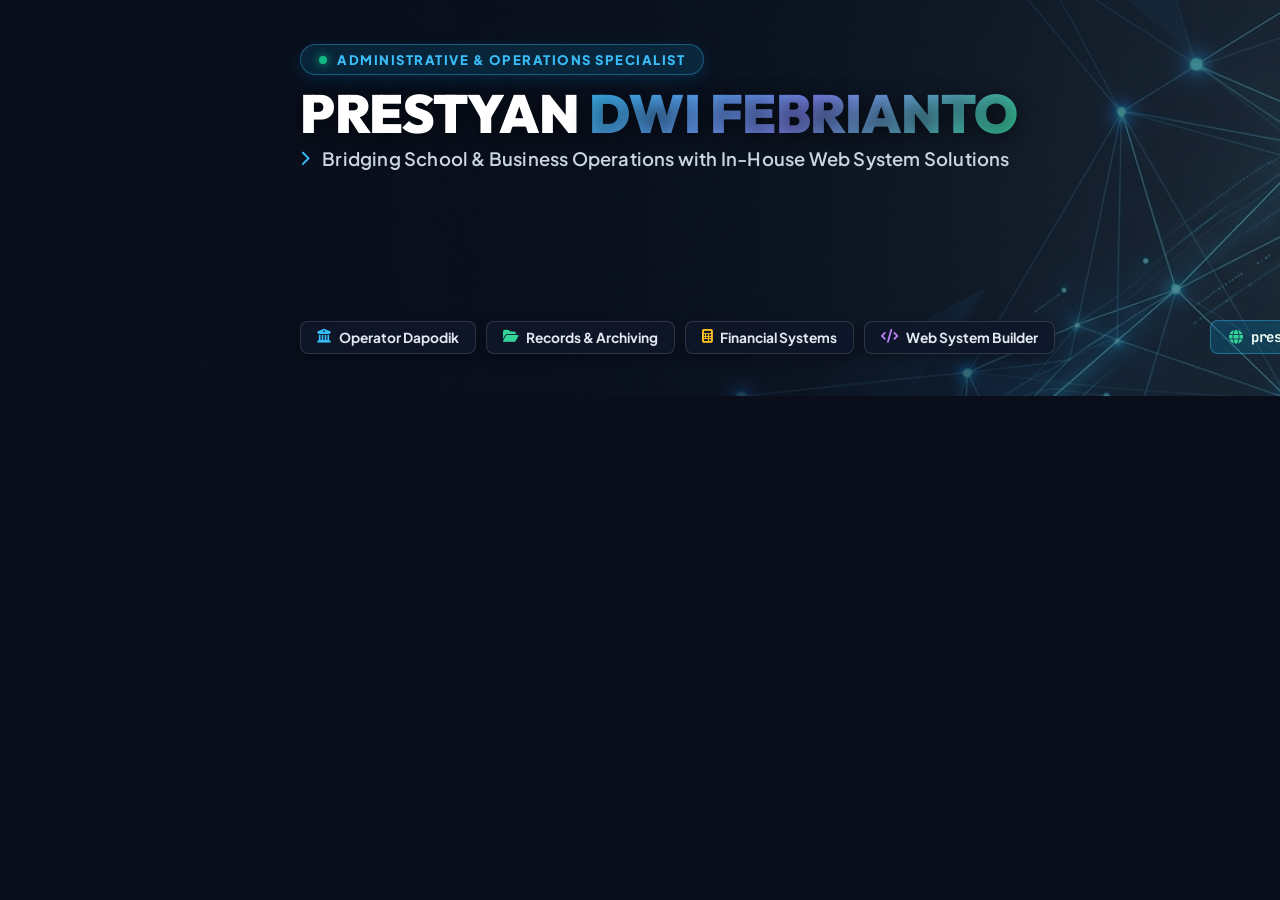
<file: banner-render.html>
<!DOCTYPE html>
<html lang="id">
<head>
  <meta charset="UTF-8">
  <meta name="viewport" content="width=1584, height=396, initial-scale=1.0">
  <title>LinkedIn Banner Render</title>
  <link rel="preconnect" href="https://fonts.googleapis.com">
  <link rel="preconnect" href="https://fonts.gstatic.com" crossorigin>
  <link href="https://fonts.googleapis.com/css2?family=Plus+Jakarta+Sans:wght@400;600;700;800;900&family=Outfit:wght@600;800;900&family=JetBrains+Mono:wght@600&display=swap" rel="stylesheet">
  <link rel="stylesheet" href="https://cdnjs.cloudflare.com/ajax/libs/font-awesome/6.5.1/css/all.min.css">
  <style>
    * { box-sizing: border-box; margin: 0; padding: 0; }
    html, body {
      width: 1584px;
      height: 396px;
      overflow: hidden;
      background: #090e1a;
      font-family: 'Plus Jakarta Sans', sans-serif;
    }
    #bannerStage {
      width: 1584px;
      height: 396px;
      position: relative;
      overflow: hidden;
    }
    .banner-bg {
      position: absolute;
      top: 0; left: 0; width: 100%; height: 100%;
      background-image: url('assets/img/banner_bg.jpg');
      background-size: cover;
      background-position: center right;
      opacity: 0.88;
    }
    .banner-gradient-overlay {
      position: absolute;
      top: 0; left: 0; width: 100%; height: 100%;
      background: linear-gradient(90deg, 
        rgba(9, 14, 26, 0.96) 0%, 
        rgba(9, 14, 26, 0.84) 35%, 
        rgba(9, 14, 26, 0.45) 70%, 
        rgba(9, 14, 26, 0.18) 100%);
    }
    .banner-content {
      position: absolute;
      top: 0; left: 0; width: 100%; height: 100%;
      padding: 44px 60px 42px 300px; /* Safe zone for LinkedIn circular avatar */
      display: flex;
      flex-direction: column;
      justify-content: space-between;
      z-index: 5;
    }
    .top-badge {
      display: inline-flex;
      align-items: center;
      gap: 10px;
      padding: 6px 18px;
      border-radius: 50px;
      background: rgba(14, 165, 233, 0.15);
      border: 1px solid rgba(56, 189, 248, 0.35);
      color: #38bdf8;
      font-size: 0.82rem;
      font-weight: 800;
      letter-spacing: 1.5px;
      text-transform: uppercase;
      align-self: flex-start;
      box-shadow: 0 4px 15px rgba(2, 132, 199, 0.2);
    }
    .top-badge .dot {
      width: 8px;
      height: 8px;
      border-radius: 50%;
      background: #10b981;
      box-shadow: 0 0 10px #10b981;
    }
    .name-title {
      font-family: 'Outfit', sans-serif;
      font-size: 3.35rem;
      font-weight: 900;
      line-height: 1.05;
      letter-spacing: -0.5px;
      color: #ffffff;
      margin-top: 10px;
      margin-bottom: 6px;
      text-shadow: 0 4px 20px rgba(0,0,0,0.6);
    }
    .name-title .highlight {
      background: linear-gradient(135deg, #38bdf8 0%, #818cf8 50%, #34d399 100%);
      -webkit-background-clip: text;
      -webkit-text-fill-color: transparent;
    }
    .tagline {
      font-size: 1.15rem;
      font-weight: 600;
      color: #cbd5e1;
      letter-spacing: 0.2px;
      display: flex;
      align-items: center;
      gap: 12px;
      margin-bottom: 14px;
    }
    .tagline i { color: #38bdf8; font-size: 0.95rem; }
    .pills-row {
      display: flex;
      align-items: center;
      justify-content: space-between;
      gap: 12px;
      flex-wrap: wrap;
      margin-top: auto;
    }
    .pills-group {
      display: flex;
      align-items: center;
      gap: 10px;
    }
    .cap-pill {
      display: inline-flex;
      align-items: center;
      gap: 8px;
      padding: 7px 16px;
      border-radius: 8px;
      background: rgba(15, 23, 42, 0.85);
      border: 1px solid rgba(255, 255, 255, 0.14);
      backdrop-filter: blur(8px);
      font-size: 0.86rem;
      font-weight: 700;
      color: #e2e8f0;
      box-shadow: 0 4px 12px rgba(0,0,0,0.3);
    }
    .cap-pill.pill-cyan i { color: #38bdf8; }
    .cap-pill.pill-emerald i { color: #34d399; }
    .cap-pill.pill-amber i { color: #fbbf24; }
    .cap-pill.pill-purple i { color: #c084fc; }
    .url-badge {
      display: inline-flex;
      align-items: center;
      gap: 8px;
      padding: 7px 18px;
      border-radius: 8px;
      background: linear-gradient(135deg, rgba(2, 132, 199, 0.25), rgba(16, 185, 129, 0.2));
      border: 1px solid rgba(56, 189, 248, 0.4);
      color: #f0fdf4;
      font-size: 0.88rem;
      font-weight: 700;
      font-family: 'JetBrains Mono', monospace;
      letter-spacing: -0.3px;
    }
    .url-badge i { color: #34d399; }
  </style>
</head>
<body>
  <div id="bannerStage">
    <div class="banner-bg"></div>
    <div class="banner-gradient-overlay"></div>
    <div class="banner-content">
      <div>
        <div class="top-badge">
          <span class="dot"></span>
          Administrative &amp; Operations Specialist
        </div>
        <div class="name-title">
          PRESTYAN <span class="highlight">DWI FEBRIANTO</span>
        </div>
        <div class="tagline">
          <i class="fas fa-chevron-right"></i>
          <span>Bridging School &amp; Business Operations with In-House Web System Solutions</span>
        </div>
      </div>
      <div class="pills-row">
        <div class="pills-group">
          <div class="cap-pill pill-cyan">
            <i class="fas fa-university"></i>
            <span>Operator Dapodik</span>
          </div>
          <div class="cap-pill pill-emerald">
            <i class="fas fa-folder-open"></i>
            <span>Records &amp; Archiving</span>
          </div>
          <div class="cap-pill pill-amber">
            <i class="fas fa-calculator"></i>
            <span>Financial Systems</span>
          </div>
          <div class="cap-pill pill-purple">
            <i class="fas fa-code"></i>
            <span>Web System Builder</span>
          </div>
        </div>
        <div class="url-badge">
          <i class="fas fa-globe"></i>
          <span>prestianhanif.github.io/portfolio</span>
        </div>
      </div>
    </div>
  </div>
</body>
</html>
</file>
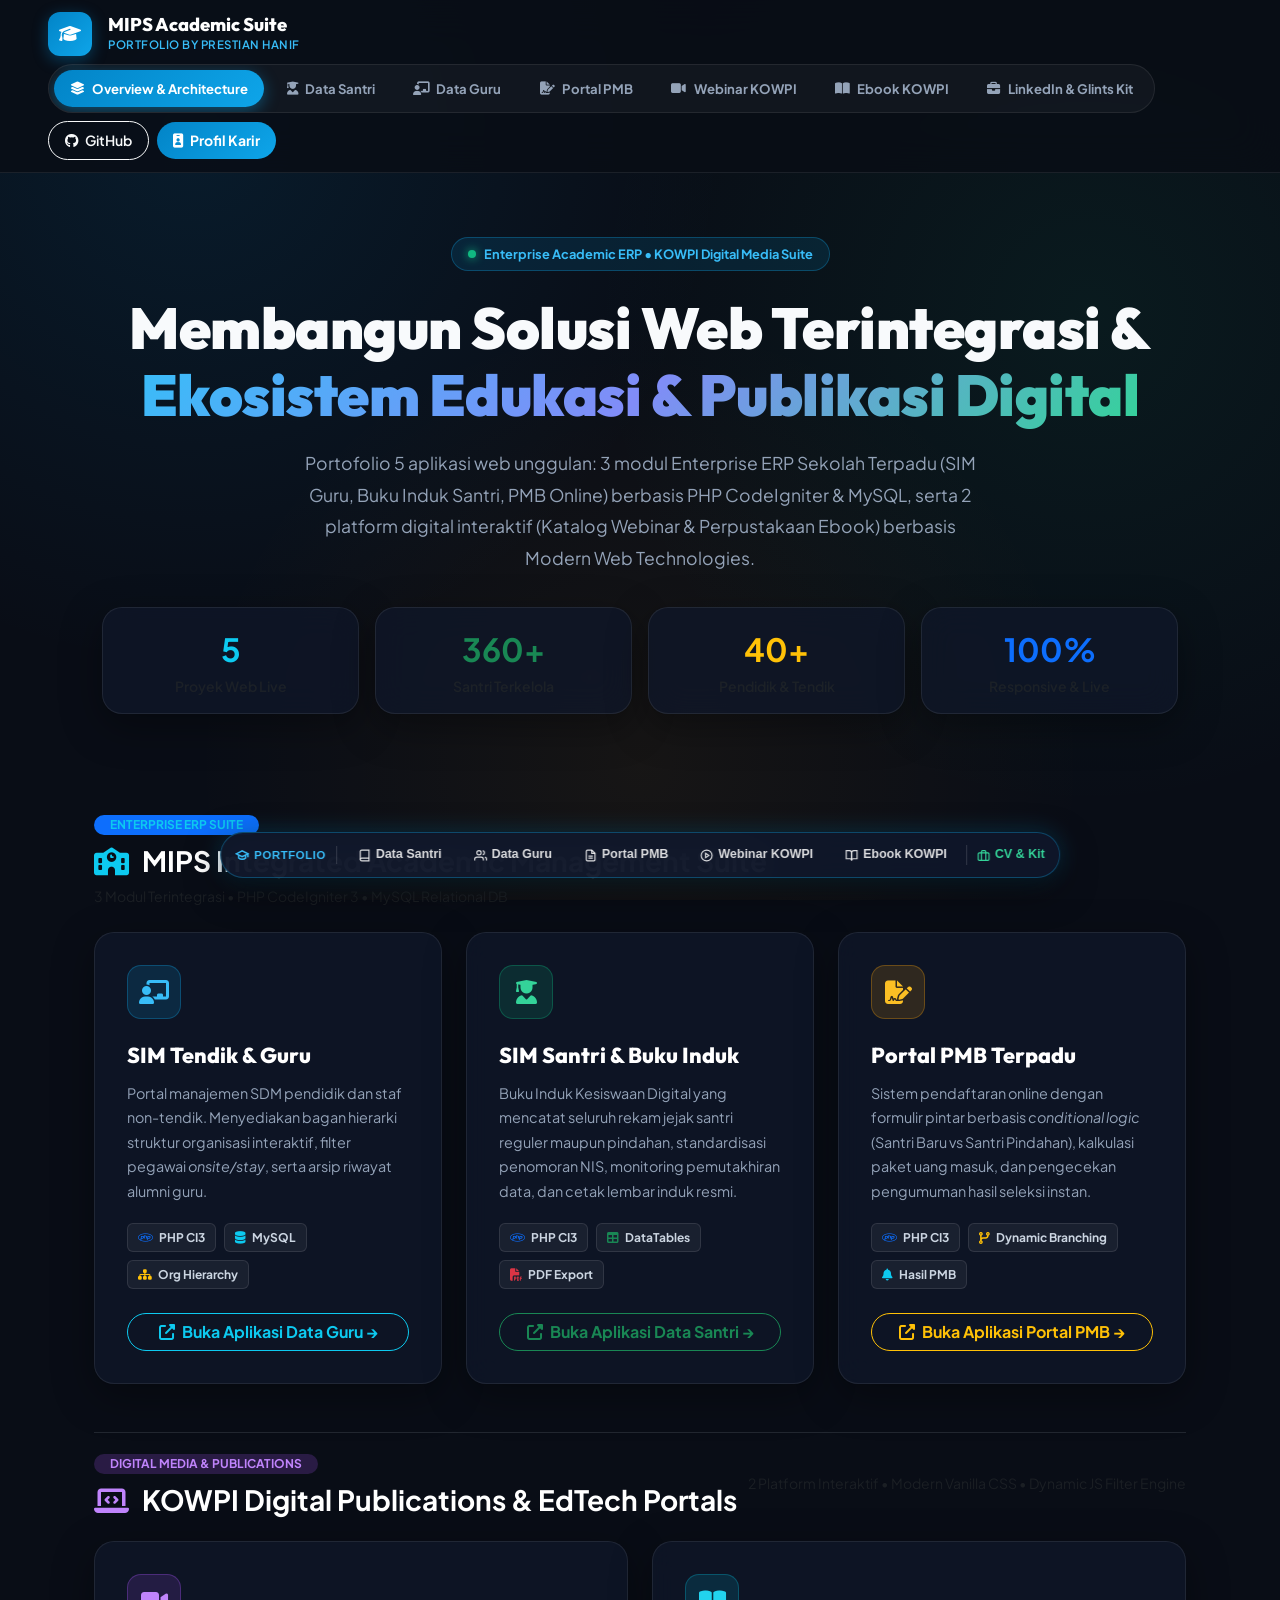
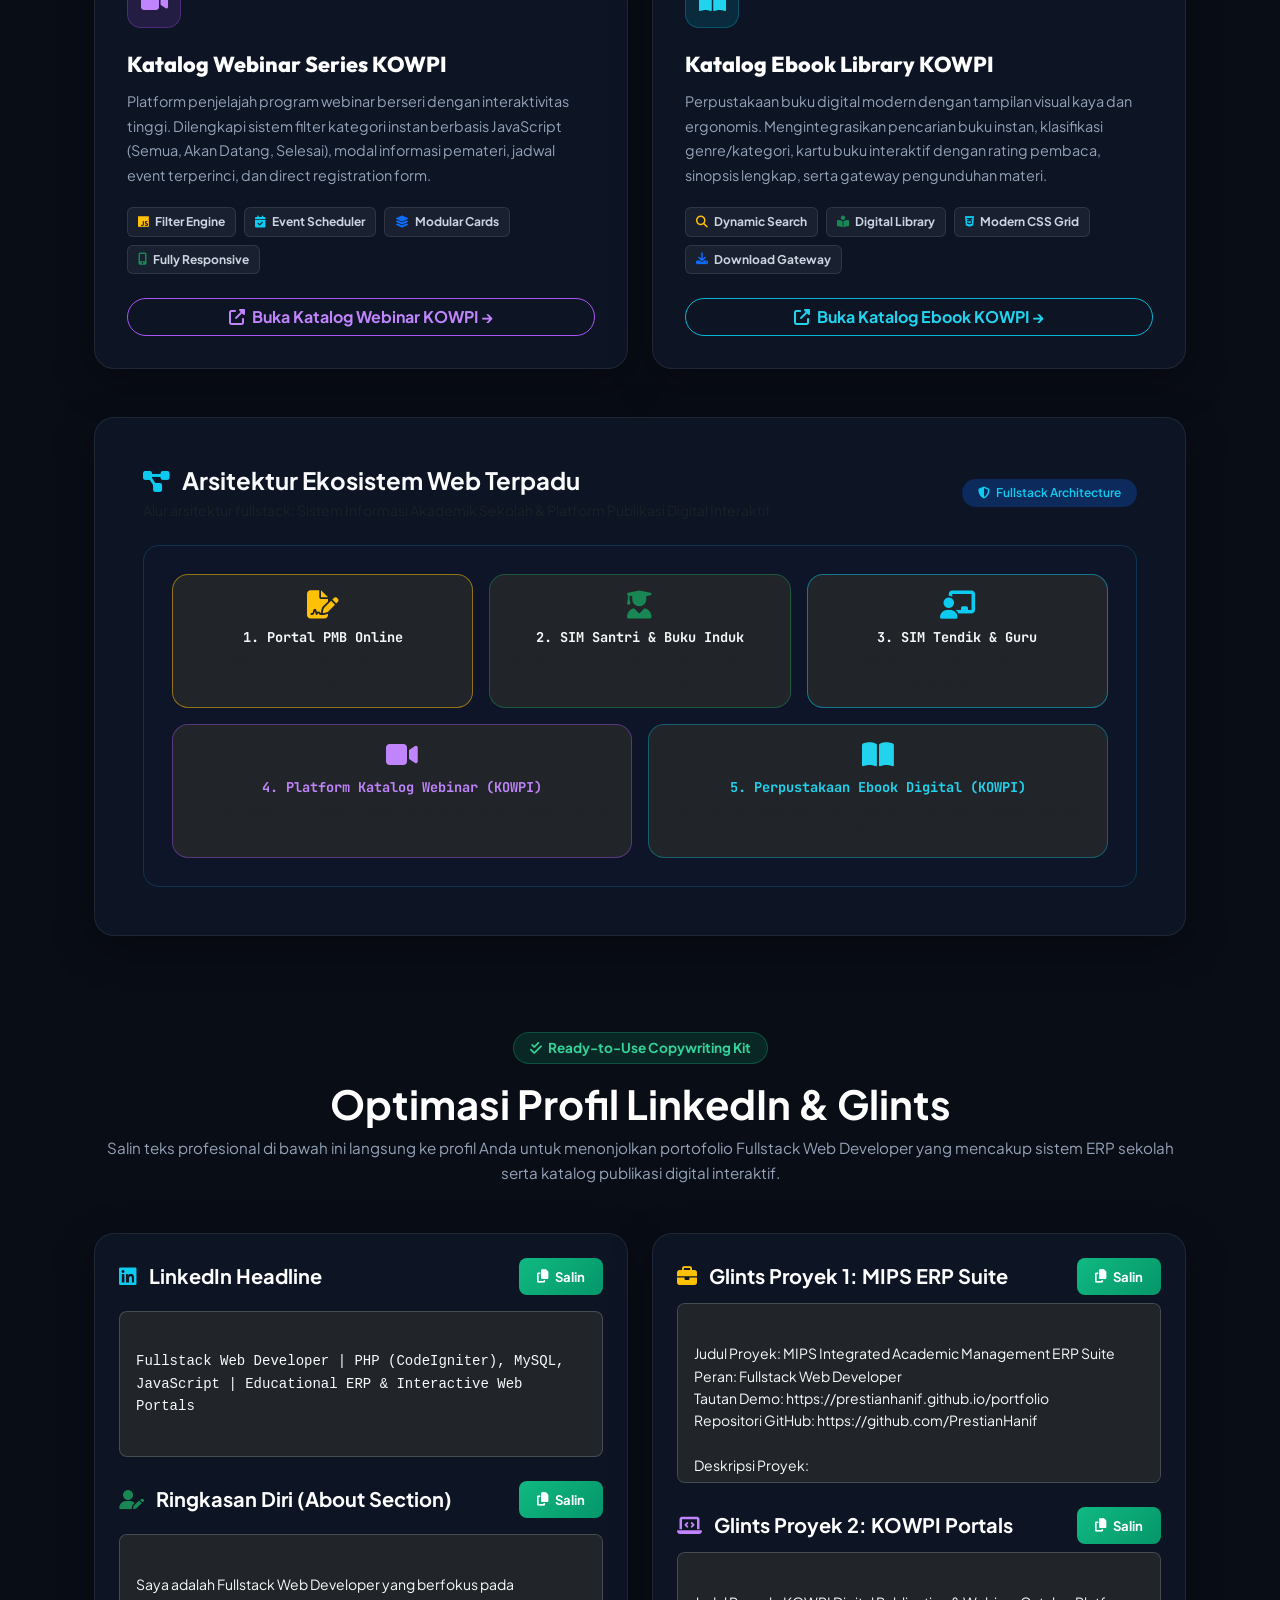
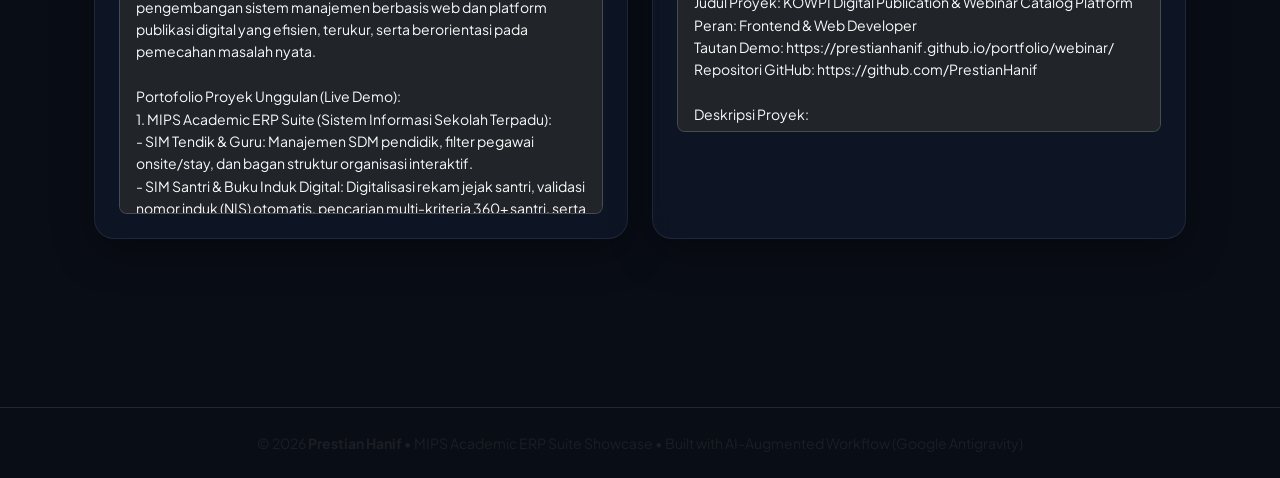
<file: portfolio.html>
<!DOCTYPE html>
<html lang="id">
<head>
  <meta charset="UTF-8">
  <meta name="viewport" content="width=device-width, initial-scale=1.0">
  <title>MIPS Academic Suite — Integrated School ERP Portfolio | Prestian Hanif</title>
  <meta name="description" content="Portofolio Sistem Informasi Akademik Sekolah Terpadu (SIM Tendik, Buku Induk Santri, dan PMB Online) berbasis PHP CodeIgniter & MySQL oleh Prestian Hanif.">
  <link rel="icon" type="image/png" href="assets/img/860e6215fdf18fe359e7f4e2a0b816ce.png">
  
  <!-- Google Fonts -->
  <link rel="preconnect" href="https://fonts.googleapis.com">
  <link rel="preconnect" href="https://fonts.gstatic.com" crossorigin>
  <link href="https://fonts.googleapis.com/css2?family=Plus+Jakarta+Sans:wght@300;400;500;600;700;800&family=Outfit:wght@400;600;700;800&family=JetBrains+Mono:wght@400;600&display=swap" rel="stylesheet">
  
  <!-- Bootstrap 5 CSS -->
  <link href="https://cdn.jsdelivr.net/npm/bootstrap@5.3.3/dist/css/bootstrap.min.css" rel="stylesheet">
  <!-- FontAwesome 6 -->
  <link rel="stylesheet" href="https://cdnjs.cloudflare.com/ajax/libs/font-awesome/6.5.1/css/all.min.css">
  <!-- Bootstrap Icons -->
  <link rel="stylesheet" href="https://cdn.jsdelivr.net/npm/bootstrap-icons@1.11.3/font/bootstrap-icons.min.css">

  <style>
    :root {
      --bg-dark: #090d16;
      --bg-card: rgba(15, 23, 42, 0.75);
      --bg-card-hover: rgba(30, 41, 59, 0.85);
      --border-glow: rgba(14, 165, 233, 0.25);
      --primary: #0284c7;
      --primary-light: #38bdf8;
      --accent: #10b981;
      --accent-gold: #f59e0b;
      --text-main: #f8fafc;
      --text-muted: #94a3b8;
      --font-heading: 'Outfit', sans-serif;
      --font-body: 'Plus Jakarta Sans', sans-serif;
      --font-mono: 'JetBrains Mono', monospace;
    }

    * { box-sizing: border-box; }
    html { scroll-behavior: smooth; }
    section, [id] { scroll-margin-top: 105px; }
    body {
      background-color: var(--bg-dark);
      color: var(--text-main);
      font-family: var(--font-body);
      overflow-x: hidden;
      line-height: 1.6;
      background-image: 
        radial-gradient(circle at 15% 15%, rgba(2, 132, 199, 0.12) 0%, transparent 40%),
        radial-gradient(circle at 85% 35%, rgba(16, 185, 129, 0.08) 0%, transparent 40%),
        radial-gradient(circle at 50% 85%, rgba(245, 158, 11, 0.06) 0%, transparent 45%);
      background-attachment: fixed;
    }

    /* Floating Header / Navbar */
    .suite-navbar {
      position: sticky;
      top: 0;
      z-index: 1050;
      background: rgba(9, 13, 22, 0.85);
      backdrop-filter: blur(20px);
      -webkit-backdrop-filter: blur(20px);
      border-bottom: 1px solid rgba(255, 255, 255, 0.08);
      padding: 0.75rem 0;
      transition: all 0.3s ease;
    }
    .brand-avatar {
      width: 44px;
      height: 44px;
      border-radius: 12px;
      background: linear-gradient(135deg, #0284c7, #0ea5e9);
      display: flex;
      align-items: center;
      justify-content: center;
      font-weight: 800;
      font-size: 1.1rem;
      color: #fff;
      box-shadow: 0 4px 15px rgba(2, 132, 199, 0.4);
    }
    .brand-title {
      font-family: var(--font-heading);
      font-weight: 800;
      font-size: 1.15rem;
      color: #fff;
      line-height: 1.2;
    }
    .brand-sub {
      font-size: 0.72rem;
      color: var(--primary-light);
      font-weight: 600;
      letter-spacing: 0.5px;
    }

    /* Tab Switcher Pills */
    .suite-nav-pills {
      display: flex;
      gap: 0.4rem;
      background: rgba(255, 255, 255, 0.04);
      padding: 5px;
      border-radius: 50px;
      border: 1px solid rgba(255, 255, 255, 0.08);
      overflow-x: auto;
      max-width: 100%;
    }
    .suite-nav-pills .nav-link {
      color: var(--text-muted);
      border-radius: 50px;
      font-size: 0.82rem;
      font-weight: 700;
      padding: 0.5rem 1rem;
      white-space: nowrap;
      transition: all 0.25s ease;
      display: flex;
      align-items: center;
      gap: 0.45rem;
      border: none;
      background: transparent;
    }
    .suite-nav-pills .nav-link:hover {
      color: #fff;
      background: rgba(255, 255, 255, 0.06);
    }
    .suite-nav-pills .nav-link.active {
      background: linear-gradient(135deg, #0284c7, #0ea5e9);
      color: #ffffff;
      box-shadow: 0 4px 16px rgba(14, 165, 233, 0.4);
    }

    /* Hero Section */
    .hero-wrap {
      padding: 4rem 0 3rem;
      position: relative;
    }
    .hero-badge {
      display: inline-flex;
      align-items: center;
      gap: 8px;
      padding: 6px 16px;
      border-radius: 50px;
      background: rgba(14, 165, 233, 0.12);
      border: 1px solid rgba(14, 165, 233, 0.3);
      color: var(--primary-light);
      font-size: 0.8rem;
      font-weight: 700;
      margin-bottom: 1.5rem;
    }
    .hero-badge .status-dot {
      width: 8px;
      height: 8px;
      border-radius: 50%;
      background: #10b981;
      box-shadow: 0 0 10px #10b981;
      animation: pulseDot 2s infinite;
    }
    @keyframes pulseDot {
      0%, 100% { opacity: 1; transform: scale(1); }
      50% { opacity: 0.4; transform: scale(1.2); }
    }
    .hero-title {
      font-family: var(--font-heading);
      font-size: clamp(2.2rem, 4.5vw, 3.6rem);
      font-weight: 900;
      line-height: 1.15;
      letter-spacing: -0.5px;
      margin-bottom: 1.25rem;
    }
    .text-gradient {
      background: linear-gradient(135deg, #38bdf8 0%, #818cf8 50%, #34d399 100%);
      -webkit-background-clip: text;
      -webkit-text-fill-color: transparent;
    }
    .hero-desc {
      font-size: 1.1rem;
      color: var(--text-muted);
      max-width: 680px;
      line-height: 1.8;
      margin-bottom: 2rem;
    }

    /* Glassmorphic Cards */
    .glass-card {
      background: var(--bg-card);
      border: 1px solid rgba(255, 255, 255, 0.08);
      border-radius: 20px;
      backdrop-filter: blur(16px);
      -webkit-backdrop-filter: blur(16px);
      box-shadow: 0 12px 40px rgba(0, 0, 0, 0.35);
      transition: all 0.35s cubic-bezier(0.16, 1, 0.3, 1);
      position: relative;
      overflow: hidden;
    }
    .glass-card:hover {
      border-color: var(--border-glow);
      box-shadow: 0 18px 50px rgba(2, 132, 199, 0.15);
      transform: translateY(-4px);
    }
    .glass-card::before {
      content: '';
      position: absolute;
      top: 0; left: 0; right: 0;
      height: 2px;
      background: linear-gradient(90deg, #0284c7, #10b981, #f59e0b);
      opacity: 0;
      transition: opacity 0.3s;
    }
    .glass-card:hover::before { opacity: 1; }

    /* Module Highlight Cards */
    .module-card {
      padding: 2rem;
      height: 100%;
      display: flex;
      flex-direction: column;
    }
    .module-icon-box {
      width: 54px;
      height: 54px;
      border-radius: 14px;
      display: flex;
      align-items: center;
      justify-content: center;
      font-size: 1.5rem;
      margin-bottom: 1.5rem;
    }
    .icon-blue { background: rgba(14, 165, 233, 0.15); color: #38bdf8; border: 1px solid rgba(14, 165, 233, 0.3); }
    .icon-green { background: rgba(16, 185, 129, 0.15); color: #34d399; border: 1px solid rgba(16, 185, 129, 0.3); }
    .icon-amber { background: rgba(245, 158, 11, 0.15); color: #fbbf24; border: 1px solid rgba(245, 158, 11, 0.3); }
    .icon-purple { background: rgba(168, 85, 247, 0.15); color: #c084fc; border: 1px solid rgba(168, 85, 247, 0.3); }
    .icon-cyan { background: rgba(6, 182, 212, 0.15); color: #22d3ee; border: 1px solid rgba(6, 182, 212, 0.3); }

    .btn-outline-purple {
      border: 1px solid #a855f7;
      color: #c084fc;
      transition: all 0.25s ease;
    }
    .btn-outline-purple:hover {
      background: #a855f7 !important;
      color: #ffffff !important;
      box-shadow: 0 4px 16px rgba(168, 85, 247, 0.4);
      transform: translateY(-2px);
    }

    .btn-outline-cyan {
      border: 1px solid #06b6d4;
      color: #22d3ee;
      transition: all 0.25s ease;
    }
    .btn-outline-cyan:hover {
      background: #06b6d4 !important;
      color: #ffffff !important;
      box-shadow: 0 4px 16px rgba(6, 182, 212, 0.4);
      transform: translateY(-2px);
    }

    .module-title {
      font-family: var(--font-heading);
      font-size: 1.35rem;
      font-weight: 800;
      color: #fff;
      margin-bottom: 0.75rem;
    }
    .module-desc {
      font-size: 0.9rem;
      color: var(--text-muted);
      line-height: 1.7;
      flex-grow: 1;
      margin-bottom: 1.25rem;
    }

    /* Tech Badges */
    .badge-tech {
      display: inline-flex;
      align-items: center;
      gap: 6px;
      padding: 4px 10px;
      border-radius: 6px;
      font-size: 0.75rem;
      font-weight: 700;
      background: rgba(255, 255, 255, 0.05);
      border: 1px solid rgba(255, 255, 255, 0.1);
      color: #cbd5e1;
    }

    /* Live Demo Container */
    .live-demo-viewport {
      background: #0d1527;
      border: 1px solid rgba(255, 255, 255, 0.1);
      border-radius: 20px;
      overflow: hidden;
      box-shadow: 0 25px 70px rgba(0, 0, 0, 0.5);
    }
    .viewport-header {
      background: #111c34;
      padding: 12px 20px;
      display: flex;
      align-items: center;
      justify-content: space-between;
      border-bottom: 1px solid rgba(255, 255, 255, 0.06);
    }
    .browser-dots {
      display: flex;
      gap: 7px;
    }
    .browser-dots span {
      width: 11px;
      height: 11px;
      border-radius: 50%;
    }
    .dot-red { background: #ef4444; }
    .dot-yellow { background: #f59e0b; }
    .dot-green { background: #10b981; }

    .viewport-url-bar {
      background: rgba(0, 0, 0, 0.3);
      padding: 5px 16px;
      border-radius: 50px;
      font-size: 0.75rem;
      color: var(--text-muted);
      font-family: var(--font-mono);
      display: flex;
      align-items: center;
      gap: 8px;
      border: 1px solid rgba(255, 255, 255, 0.05);
      width: 50%;
      max-width: 480px;
    }

    /* Interactive Simulation Container */
    .simulation-body {
      padding: 2rem;
      min-height: 580px;
      background: #0f172a;
      color: #f1f5f9;
    }

    /* Stats Counter in Demo */
    .demo-stat-card {
      background: rgba(255, 255, 255, 0.04);
      border: 1px solid rgba(255, 255, 255, 0.08);
      border-radius: 14px;
      padding: 1.25rem;
      text-align: center;
      transition: all 0.25s;
    }
    .demo-stat-card:hover {
      background: rgba(14, 165, 233, 0.08);
      border-color: rgba(14, 165, 233, 0.3);
    }
    .demo-stat-num {
      font-size: 2.2rem;
      font-weight: 800;
      color: #38bdf8;
      line-height: 1;
    }
    .demo-stat-label {
      font-size: 0.75rem;
      font-weight: 700;
      text-transform: uppercase;
      letter-spacing: 0.8px;
      color: var(--text-muted);
      margin-top: 6px;
    }

    /* Tables in Demo */
    .demo-table {
      width: 100%;
      border-collapse: separate;
      border-spacing: 0;
      font-size: 0.85rem;
      color: #e2e8f0;
    }
    .demo-table thead th {
      background: #1e293b;
      padding: 12px 14px;
      font-size: 0.74rem;
      font-weight: 800;
      text-transform: uppercase;
      letter-spacing: 0.6px;
      color: #94a3b8;
      border-bottom: 2px solid rgba(255, 255, 255, 0.08);
    }
    .demo-table tbody tr {
      border-bottom: 1px solid rgba(255, 255, 255, 0.04);
      transition: background 0.15s;
    }
    .demo-table tbody tr:hover {
      background: rgba(14, 165, 233, 0.06);
    }
    .demo-table td {
      padding: 12px 14px;
      vertical-align: middle;
      border-bottom: 1px solid rgba(255, 255, 255, 0.05);
    }

    /* Copy Button Tooltip */
    .btn-copy-kit {
      background: linear-gradient(135deg, #10b981, #059669);
      color: #fff;
      font-weight: 700;
      padding: 8px 18px;
      border-radius: 8px;
      border: none;
      font-size: 0.82rem;
      cursor: pointer;
      display: inline-flex;
      align-items: center;
      gap: 7px;
      transition: all 0.2s;
    }
    .btn-copy-kit:hover {
      box-shadow: 0 4px 16px rgba(16, 185, 129, 0.4);
      transform: translateY(-2px);
      color: #fff;
    }

    /* Mermaid Architecture Box */
    .arch-box {
      background: rgba(15, 23, 42, 0.9);
      border: 1px solid rgba(14, 165, 233, 0.2);
      border-radius: 16px;
      padding: 1.75rem;
      font-family: var(--font-mono);
      font-size: 0.85rem;
    }

    /* Modal Styling */
    .modal-content-dark {
      background: #0f172a;
      border: 1px solid rgba(255, 255, 255, 0.15);
      border-radius: 20px;
      color: #f8fafc;
      box-shadow: 0 25px 80px rgba(0, 0, 0, 0.7);
    }
    .modal-header-dark {
      background: #1e293b;
      border-bottom: 1px solid rgba(255, 255, 255, 0.08);
      padding: 18px 24px;
      border-radius: 20px 20px 0 0;
    }

    /* ==================== RESPONSIVE MEDIA QUERIES ==================== */
    @media (max-width: 991.98px) {
      .suite-navbar .container-fluid > .d-flex {
        display: grid !important;
        grid-template-columns: 1fr auto;
        row-gap: 8px;
        align-items: center;
      }
      .suite-navbar a[href="#overview"] {
        grid-column: 1;
        grid-row: 1;
      }
      .suite-navbar .d-flex.align-items-center.gap-2 {
        grid-column: 2;
        grid-row: 1;
        justify-self: end;
      }
      .suite-nav-pills {
        grid-column: 1 / -1;
        grid-row: 2;
        width: 100% !important;
        overflow-x: auto;
        -webkit-overflow-scrolling: touch;
        scrollbar-width: none;
        flex-wrap: nowrap !important;
        padding: 4px;
        border-radius: 12px;
      }
      .suite-nav-pills::-webkit-scrollbar { display: none; }
    }

    @media (max-width: 768px) {
      body {
        padding-bottom: 80px !important;
      }
      .hero-wrap {
        padding: 2.2rem 0 1.8rem;
      }
      .hero-badge {
        font-size: 0.72rem;
        padding: 5px 12px;
        margin-bottom: 1rem;
        max-width: 100%;
        white-space: normal;
        line-height: 1.35;
      }
      .hero-title {
        font-size: 1.65rem !important;
        line-height: 1.25;
        margin-bottom: 1rem;
      }
      .hero-desc {
        font-size: 0.88rem;
        line-height: 1.6;
        margin-bottom: 1.5rem;
      }
      .fs-2 {
        font-size: 1.45rem !important;
      }
      .module-card {
        padding: 1.35rem;
      }
      .module-icon-box {
        width: 44px;
        height: 44px;
        border-radius: 12px;
        font-size: 1.25rem;
        margin-bottom: 1rem;
      }
      .module-title {
        font-size: 1.15rem;
      }
      .module-desc {
        font-size: 0.85rem;
      }
      .badge-tech {
        font-size: 0.7rem;
        padding: 3px 8px;
      }
      .arch-box {
        padding: 1rem;
      }
      .arch-box .col-md-4, .arch-box .col-md-6 {
        margin-top: 0.5rem !important;
      }
      .arch-box .p-3 {
        padding: 0.85rem !important;
      }
      .arch-box .fs-3 {
        font-size: 1.4rem !important;
      }
      #career-kit {
        padding-bottom: 100px !important;
      }
      #career-kit h2.display-6 {
        font-size: 1.6rem !important;
      }
      #copy-headline, #copy-about {
        font-size: 0.78rem !important;
        padding: 0.75rem !important;
        word-break: break-word !important;
        overflow-wrap: break-word !important;
      }
      .btn-copy-kit {
        padding: 5px 12px;
        font-size: 0.74rem;
      }
    }

    @media (max-width: 575.98px) {
      .brand-avatar {
        width: 36px;
        height: 36px;
        font-size: 0.95rem;
        border-radius: 9px;
      }
      .brand-title {
        font-size: 0.98rem;
      }
      .brand-sub {
        font-size: 0.62rem;
      }
      .suite-navbar .btn-sm {
        font-size: 0.72rem !important;
        padding: 4px 9px !important;
      }
      .suite-nav-pills .nav-link {
        font-size: 0.72rem;
        padding: 0.4rem 0.7rem;
        gap: 0.35rem;
      }
    }
  </style>
</head>
<body>

  <!-- ==================== HEADER NAVBAR ==================== -->
  <nav class="suite-navbar">
    <div class="container-fluid px-3 px-xl-5">
      <div class="d-flex align-items-center justify-content-between flex-wrap gap-2">
        
        <!-- Brand -->
        <a href="#overview" class="d-flex align-items-center gap-3 text-decoration-none">
          <div class="brand-avatar">
            <i class="fas fa-graduation-cap"></i>
          </div>
          <div>
            <div class="brand-title">MIPS Academic Suite</div>
            <div class="brand-sub">PORTFOLIO BY PRESTIAN HANIF</div>
          </div>
        </a>

        <!-- Navigation Tabs -->
        <div class="suite-nav-pills" id="suiteTabs">
          <a href="portfolio.html" class="nav-link active">
            <i class="fas fa-layer-group"></i> <span>Overview &amp; Architecture</span>
          </a>
          <a href="index.html" class="nav-link">
            <i class="fas fa-user-graduate"></i> <span>Data Santri</span>
          </a>
          <a href="dataguru.html" class="nav-link">
            <i class="fas fa-chalkboard-teacher"></i> <span>Data Guru</span>
          </a>
          <a href="pmb.html" class="nav-link">
            <i class="fas fa-file-signature"></i> <span>Portal PMB</span>
          </a>
          <a href="webinar/index.html" class="nav-link">
            <i class="fas fa-video"></i> <span>Webinar KOWPI</span>
          </a>
          <a href="ebook/index.html" class="nav-link">
            <i class="fas fa-book-open"></i> <span>Ebook KOWPI</span>
          </a>
          <a href="#career-kit" class="nav-link">
            <i class="fas fa-briefcase"></i> <span>LinkedIn &amp; Glints Kit</span>
          </a>
        </div>

        <!-- Right Action Button -->
        <div class="d-flex align-items-center gap-2">
          <a href="https://github.com/PrestianHanif" target="_blank" class="btn btn-sm btn-outline-light rounded-pill px-3 py-2 fw-semibold">
            <i class="fab fa-github me-1"></i> GitHub
          </a>
          <a href="#career-kit" class="btn btn-sm btn-primary rounded-pill px-3 py-2 fw-bold" style="background: linear-gradient(135deg, #0284c7, #0ea5e9); border:none;">
            <i class="fas fa-id-badge me-1"></i> Profil Karir
          </a>
        </div>

      </div>
    </div>
  </nav>

  <!-- ==================== MAIN CONTENT CONTAINER ==================== -->
  <main id="suiteTabContent">

    <!-- ==================== OVERVIEW & PORTFOLIO SHOWCASE ==================== -->
    <section id="pane-overview">
      
      <!-- Hero -->
      <div class="hero-wrap">
        <div class="container px-3 px-xl-4 text-center">
          <div class="hero-badge">
            <span class="status-dot"></span>
            Enterprise Academic ERP &bull; KOWPI Digital Media Suite
          </div>
          <h1 class="hero-title">
            Membangun Solusi Web Terintegrasi &amp;<br>
            <span class="text-gradient">Ekosistem Edukasi &amp; Publikasi Digital</span>
          </h1>
          <p class="hero-desc mx-auto">
            Portofolio 5 aplikasi web unggulan: 3 modul Enterprise ERP Sekolah Terpadu (SIM Guru, Buku Induk Santri, PMB Online) berbasis PHP CodeIgniter &amp; MySQL, serta 2 platform digital interaktif (Katalog Webinar &amp; Perpustakaan Ebook) berbasis Modern Web Technologies.
          </p>

          <!-- Quick Stats Row -->
          <div class="row g-3 justify-content-center max-w-900 mx-auto mb-5">
            <div class="col-6 col-md-3">
              <div class="glass-card p-3 text-center">
                <div class="fs-2 fw-bold text-info">5</div>
                <div class="small text-muted fw-semibold">Proyek Web Live</div>
              </div>
            </div>
            <div class="col-6 col-md-3">
              <div class="glass-card p-3 text-center">
                <div class="fs-2 fw-bold text-success">360+</div>
                <div class="small text-muted fw-semibold">Santri Terkelola</div>
              </div>
            </div>
            <div class="col-6 col-md-3">
              <div class="glass-card p-3 text-center">
                <div class="fs-2 fw-bold text-warning">40+</div>
                <div class="small text-muted fw-semibold">Pendidik &amp; Tendik</div>
              </div>
            </div>
            <div class="col-6 col-md-3">
              <div class="glass-card p-3 text-center">
                <div class="fs-2 fw-bold text-primary">100%</div>
                <div class="small text-muted fw-semibold">Responsive &amp; Live</div>
              </div>
            </div>
          </div>
        </div>
      </div>

      <!-- The 5 Core Modules -->
      <div class="container px-3 px-xl-4 pb-5">
        
        <!-- Section 1: Academic ERP Suite (MIPS) -->
        <div class="d-flex align-items-center justify-content-between flex-wrap gap-2 mb-4">
          <div>
            <span class="badge bg-primary bg-opacity-20 text-info px-3 py-1 rounded-pill fw-bold text-uppercase small">Enterprise ERP Suite</span>
            <h3 class="fw-bold text-white mt-2 mb-0"><i class="fas fa-school text-info me-2"></i> MIPS Integrated Academic Management Suite</h3>
          </div>
          <span class="text-muted small">3 Modul Terintegrasi &bull; PHP CodeIgniter 3 &bull; MySQL Relational DB</span>
        </div>

        <div class="row g-4 mb-5">
          
          <!-- Module 1: SIM Tendik -->
          <div class="col-lg-4">
            <div class="glass-card module-card">
              <div class="module-icon-box icon-blue">
                <i class="fas fa-chalkboard-teacher"></i>
              </div>
              <h3 class="module-title">SIM Tendik &amp; Guru</h3>
              <p class="module-desc">
                Portal manajemen SDM pendidik dan staf non-tendik. Menyediakan bagan hierarki struktur organisasi interaktif, filter pegawai <em>onsite/stay</em>, serta arsip riwayat alumni guru.
              </p>
              <div class="d-flex flex-wrap gap-2 mb-4">
                <span class="badge-tech"><i class="fab fa-php text-primary"></i> PHP CI3</span>
                <span class="badge-tech"><i class="fas fa-database text-info"></i> MySQL</span>
                <span class="badge-tech"><i class="fas fa-sitemap text-warning"></i> Org Hierarchy</span>
              </div>
              <a href="dataguru.html" class="btn btn-outline-info w-100 rounded-pill fw-bold"><i class="fas fa-external-link-alt me-1"></i> Buka Aplikasi Data Guru &rarr;</a>
            </div>
          </div>

          <!-- Module 2: Data Santri -->
          <div class="col-lg-4">
            <div class="glass-card module-card">
              <div class="module-icon-box icon-green">
                <i class="fas fa-user-graduate"></i>
              </div>
              <h3 class="module-title">SIM Santri &amp; Buku Induk</h3>
              <p class="module-desc">
                Buku Induk Kesiswaan Digital yang mencatat seluruh rekam jejak santri reguler maupun pindahan, standardisasi penomoran NIS, monitoring pemutakhiran data, dan cetak lembar induk resmi.
              </p>
              <div class="d-flex flex-wrap gap-2 mb-4">
                <span class="badge-tech"><i class="fab fa-php text-primary"></i> PHP CI3</span>
                <span class="badge-tech"><i class="fas fa-table text-success"></i> DataTables</span>
                <span class="badge-tech"><i class="fas fa-file-pdf text-danger"></i> PDF Export</span>
              </div>
              <a href="index.html" class="btn btn-outline-success w-100 rounded-pill fw-bold"><i class="fas fa-external-link-alt me-1"></i> Buka Aplikasi Data Santri &rarr;</a>
            </div>
          </div>

          <!-- Module 3: Portal PMB -->
          <div class="col-lg-4">
            <div class="glass-card module-card">
              <div class="module-icon-box icon-amber">
                <i class="fas fa-file-signature"></i>
              </div>
              <h3 class="module-title">Portal PMB Terpadu</h3>
              <p class="module-desc">
                Sistem pendaftaran online dengan formulir pintar berbasis <em>conditional logic</em> (Santri Baru vs Santri Pindahan), kalkulasi paket uang masuk, dan pengecekan pengumuman hasil seleksi instan.
              </p>
              <div class="d-flex flex-wrap gap-2 mb-4">
                <span class="badge-tech"><i class="fab fa-php text-primary"></i> PHP CI3</span>
                <span class="badge-tech"><i class="fas fa-code-branch text-warning"></i> Dynamic Branching</span>
                <span class="badge-tech"><i class="fas fa-bell text-info"></i> Hasil PMB</span>
              </div>
              <a href="pmb.html" class="btn btn-outline-warning w-100 rounded-pill fw-bold"><i class="fas fa-external-link-alt me-1"></i> Buka Aplikasi Portal PMB &rarr;</a>
            </div>
          </div>

        </div>

        <!-- Section 2: KOWPI Digital Publication Suite -->
        <div class="d-flex align-items-center justify-content-between flex-wrap gap-2 mb-4 pt-3 border-top border-secondary border-opacity-25">
          <div>
            <span class="badge px-3 py-1 rounded-pill fw-bold text-uppercase small" style="background: rgba(168,85,247,0.2); color: #c084fc;">Digital Media &amp; Publications</span>
            <h3 class="fw-bold text-white mt-2 mb-0"><i class="fas fa-laptop-code text-purple me-2" style="color: #c084fc;"></i> KOWPI Digital Publications &amp; EdTech Portals</h3>
          </div>
          <span class="text-muted small">2 Platform Interaktif &bull; Modern Vanilla CSS &bull; Dynamic JS Filter Engine</span>
        </div>

        <div class="row g-4 mb-5">
          
          <!-- Module 4: Webinar Catalog -->
          <div class="col-lg-6">
            <div class="glass-card module-card">
              <div class="module-icon-box icon-purple">
                <i class="fas fa-video"></i>
              </div>
              <h3 class="module-title">Katalog Webinar Series KOWPI</h3>
              <p class="module-desc">
                Platform penjelajah program webinar berseri dengan interaktivitas tinggi. Dilengkapi sistem filter kategori instan berbasis JavaScript (Semua, Akan Datang, Selesai), modal informasi pemateri, jadwal event terperinci, dan direct registration form.
              </p>
              <div class="d-flex flex-wrap gap-2 mb-4">
                <span class="badge-tech"><i class="fab fa-js text-warning"></i> Filter Engine</span>
                <span class="badge-tech"><i class="fas fa-calendar-check text-info"></i> Event Scheduler</span>
                <span class="badge-tech"><i class="fas fa-layer-group text-primary"></i> Modular Cards</span>
                <span class="badge-tech"><i class="fas fa-mobile-alt text-success"></i> Fully Responsive</span>
              </div>
              <a href="webinar/index.html" class="btn btn-outline-purple w-100 rounded-pill fw-bold"><i class="fas fa-external-link-alt me-1"></i> Buka Katalog Webinar KOWPI &rarr;</a>
            </div>
          </div>

          <!-- Module 5: Ebook Catalog -->
          <div class="col-lg-6">
            <div class="glass-card module-card">
              <div class="module-icon-box icon-cyan">
                <i class="fas fa-book-open"></i>
              </div>
              <h3 class="module-title">Katalog Ebook Library KOWPI</h3>
              <p class="module-desc">
                Perpustakaan buku digital modern dengan tampilan visual kaya dan ergonomis. Mengintegrasikan pencarian buku instan, klasifikasi genre/kategori, kartu buku interaktif dengan rating pembaca, sinopsis lengkap, serta gateway pengunduhan materi.
              </p>
              <div class="d-flex flex-wrap gap-2 mb-4">
                <span class="badge-tech"><i class="fas fa-search text-warning"></i> Dynamic Search</span>
                <span class="badge-tech"><i class="fas fa-book-reader text-success"></i> Digital Library</span>
                <span class="badge-tech"><i class="fab fa-css3-alt text-info"></i> Modern CSS Grid</span>
                <span class="badge-tech"><i class="fas fa-download text-primary"></i> Download Gateway</span>
              </div>
              <a href="ebook/index.html" class="btn btn-outline-cyan w-100 rounded-pill fw-bold"><i class="fas fa-external-link-alt me-1"></i> Buka Katalog Ebook KOWPI &rarr;</a>
            </div>
          </div>

        </div>

        <!-- Integrated Architecture Diagram -->
        <div class="glass-card p-4 p-lg-5">
          <div class="d-flex align-items-center justify-content-between flex-wrap gap-3 mb-4">
            <div>
              <h4 class="fw-bold mb-1"><i class="fas fa-project-diagram text-info me-2"></i> Arsitektur Ekosistem Web Terpadu</h4>
              <p class="text-muted small mb-0">Alur arsitektur fullstack: Sistem Informasi Akademik Sekolah &amp; Platform Publikasi Digital Interaktif.</p>
            </div>
            <span class="badge bg-primary bg-opacity-25 text-info px-3 py-2 rounded-pill fw-semibold">
              <i class="fas fa-shield-alt me-1"></i> Fullstack Architecture
            </span>
          </div>

          <div class="arch-box text-light">
            <div class="row align-items-center g-3 text-center">
              <div class="col-md-4">
                <div class="p-3 rounded-4 bg-dark border border-warning border-opacity-50 h-100">
                  <i class="fas fa-file-signature text-warning fs-3 mb-2"></i>
                  <div class="fw-bold">1. Portal PMB Online</div>
                  <div class="small text-muted mt-1">Conditional Logic Pendaftaran &bull; Seleksi &bull; Infaq Calculator</div>
                </div>
              </div>
              <div class="col-md-4">
                <div class="p-3 rounded-4 bg-dark border border-success border-opacity-50 h-100">
                  <i class="fas fa-user-graduate text-success fs-3 mb-2"></i>
                  <div class="fw-bold">2. SIM Santri &amp; Buku Induk</div>
                  <div class="small text-muted mt-1">NIS Generator &bull; Rekap Rombel &bull; Histori Mutasi &bull; PDF Export</div>
                </div>
              </div>
              <div class="col-md-4">
                <div class="p-3 rounded-4 bg-dark border border-info border-opacity-50 h-100">
                  <i class="fas fa-chalkboard-teacher text-info fs-3 mb-2"></i>
                  <div class="fw-bold">3. SIM Tendik &amp; Guru</div>
                  <div class="small text-muted mt-1">Staf Direktori &bull; Filter Onsite/Stay &bull; Bagan Organisasi</div>
                </div>
              </div>
              <div class="col-md-6 mt-3">
                <div class="p-3 rounded-4 bg-dark border border-opacity-50 h-100" style="border-color: rgba(168, 85, 247, 0.4) !important;">
                  <i class="fas fa-video fs-3 mb-2" style="color: #c084fc;"></i>
                  <div class="fw-bold" style="color: #c084fc;">4. Platform Katalog Webinar (KOWPI)</div>
                  <div class="small text-muted mt-1">Client-Side Filtering &bull; Event Categorization &bull; Registration Gateway</div>
                </div>
              </div>
              <div class="col-md-6 mt-3">
                <div class="p-3 rounded-4 bg-dark border border-opacity-50 h-100" style="border-color: rgba(6, 182, 212, 0.4) !important;">
                  <i class="fas fa-book-open fs-3 mb-2" style="color: #22d3ee;"></i>
                  <div class="fw-bold" style="color: #22d3ee;">5. Perpustakaan Ebook Digital (KOWPI)</div>
                  <div class="small text-muted mt-1">Interactive Book Catalog &bull; Genre Filtering &bull; Reader Reviews &amp; Download</div>
                </div>
              </div>
            </div>
          </div>

        </div>

      </div>
    </section>

    <!-- ==================== LINKEDIN & GLINTS CAREER KIT ==================== -->
    <section class="py-5" id="career-kit" style="padding-bottom: 120px !important;">
      <div class="container px-3 px-xl-4 max-w-1000">
        
        <div class="text-center mb-5">
          <span class="badge px-3 py-2 rounded-pill fw-bold mb-3" style="background: rgba(16, 185, 129, 0.15); color: #34d399; border: 1px solid rgba(16, 185, 129, 0.3); font-size: 0.85rem;">
            <i class="fas fa-check-double me-1"></i> Ready-to-Use Copywriting Kit
          </span>
          <h2 class="fw-bold text-white display-6">
            Optimasi Profil LinkedIn &amp; Glints
          </h2>
          <p class="max-w-600 mx-auto" style="color: #94a3b8; font-size: 0.95rem;">
            Salin teks profesional di bawah ini langsung ke profil Anda untuk menonjolkan portofolio Fullstack Web Developer yang mencakup sistem ERP sekolah serta katalog publikasi digital interaktif.
          </p>
        </div>

        <div class="row g-4">
          
          <!-- Box 1: LinkedIn Headline & About -->
          <div class="col-lg-6">
            <div class="glass-card p-4 h-100">
              <div class="d-flex align-items-center justify-content-between mb-3">
                <h5 class="fw-bold text-white mb-0"><i class="fab fa-linkedin text-info me-2"></i> LinkedIn Headline</h5>
                <button class="btn-copy-kit" onclick="copyText('copy-headline')">
                  <i class="fas fa-copy"></i> Salin
                </button>
              </div>
              <div class="p-3 rounded-3 bg-dark border border-secondary border-opacity-50 text-light small font-monospace mb-4" id="copy-headline" style="white-space: pre-wrap;">
Fullstack Web Developer | PHP (CodeIgniter), MySQL, JavaScript | Educational ERP &amp; Interactive Web Portals
              </div>

              <div class="d-flex align-items-center justify-content-between mb-3">
                <h5 class="fw-bold text-white mb-0"><i class="fas fa-user-edit text-success me-2"></i> Ringkasan Diri (About Section)</h5>
                <button class="btn-copy-kit" onclick="copyText('copy-about')">
                  <i class="fas fa-copy"></i> Salin
                </button>
              </div>
              <div class="p-3 rounded-3 bg-dark border border-secondary border-opacity-50 text-light small" id="copy-about" style="white-space: pre-wrap; max-height: 280px; overflow-y: auto;">
Saya adalah Fullstack Web Developer yang berfokus pada pengembangan sistem manajemen berbasis web dan platform publikasi digital yang efisien, terukur, serta berorientasi pada pemecahan masalah nyata.

Portofolio Proyek Unggulan (Live Demo):
1. MIPS Academic ERP Suite (Sistem Informasi Sekolah Terpadu):
- SIM Tendik &amp; Guru: Manajemen SDM pendidik, filter pegawai onsite/stay, dan bagan struktur organisasi interaktif.
- SIM Santri &amp; Buku Induk Digital: Digitalisasi rekam jejak santri, validasi nomor induk (NIS) otomatis, pencarian multi-kriteria 360+ santri, serta cetak lembar induk resmi.
- Portal PMB Online: Formulir pendaftaran cerdas berbasis conditional logic (Santri Baru vs Santri Pindahan) dengan integrasi pengumuman hasil seleksi instan.

2. KOWPI Digital Publication &amp; Event Suite:
- Katalog Webinar Series: Platform interaktif penjelajah webinar berseri dengan instant client-side category filtering dan modular event cards.
- Perpustakaan Ebook Digital: Katalog buku elektronik modern dengan grid responsif, filter genre/kategori, dan gateway download interaktif.

Tech Stack Utama:
- Backend: PHP 7.4/8.x (CodeIgniter MVC Architecture), RESTful APIs
- Frontend: JavaScript (ES6+), Vanilla CSS, Bootstrap 5, jQuery, DataTables, HTML5/CSS3
- Database: MySQL (Relational Schema Design, Indexing, Query Optimization)
- Workflow: Git, GitHub Pages, AI-Augmented Software Engineering

Live Portfolio Showcase: https://prestianhanif.github.io/portfolio/portfolio.html
Terbuka untuk peluang karir Fullstack / Backend / Frontend Developer.
              </div>
            </div>
          </div>

          <!-- Box 2: Glints Project Cards (ERP + Digital Media) -->
          <div class="col-lg-6">
            <div class="glass-card p-4 h-100">
              
              <!-- Glints Project 1: MIPS ERP -->
              <div class="d-flex align-items-center justify-content-between mb-2">
                <h5 class="fw-bold text-white mb-0"><i class="fas fa-briefcase text-warning me-2"></i> Glints Proyek 1: MIPS ERP Suite</h5>
                <button class="btn-copy-kit" onclick="copyText('copy-glints-proj1')">
                  <i class="fas fa-copy"></i> Salin
                </button>
              </div>
              <div class="p-3 rounded-3 bg-dark border border-secondary border-opacity-50 text-light small mb-4" id="copy-glints-proj1" style="white-space: pre-wrap; max-height: 180px; overflow-y: auto;">
Judul Proyek: MIPS Integrated Academic Management ERP Suite
Peran: Fullstack Web Developer
Tautan Demo: https://prestianhanif.github.io/portfolio
Repositori GitHub: https://github.com/PrestianHanif

Deskripsi Proyek:
Merancang dan mengimplementasikan sistem informasi akademik terpadu berbasis web yang mendigitalisasi operasional harian institusi pendidikan MIPS:
- Membangun portal penerimaan murid baru (PMB) online dengan logika formulir dinamis (Conditional Logic) yang membedakan alur santri baru dan santri pindahan secara otomatis.
- Mengembangkan modul digitalisasi Buku Induk Santri dengan pencarian cepat multi-kriteria untuk lebih dari 360 santri dan otomasi pembuatan NIS.
- Membuat modul SIM Tendik untuk pengelolaan direktori 40+ staf pendidik dengan sistem hak akses bertingkat (RBAC) serta visualisasi bagan struktur kepegawaian.

Teknologi yang Digunakan:
PHP (CodeIgniter), MySQL, JavaScript, Bootstrap, DataTables, FPDF, Git.
              </div>

              <!-- Glints Project 2: KOWPI Digital Media -->
              <div class="d-flex align-items-center justify-content-between mb-2">
                <h5 class="fw-bold text-white mb-0"><i class="fas fa-laptop-code text-purple me-2" style="color: #c084fc;"></i> Glints Proyek 2: KOWPI Portals</h5>
                <button class="btn-copy-kit" onclick="copyText('copy-glints-proj2')">
                  <i class="fas fa-copy"></i> Salin
                </button>
              </div>
              <div class="p-3 rounded-3 bg-dark border border-secondary border-opacity-50 text-light small" id="copy-glints-proj2" style="white-space: pre-wrap; max-height: 180px; overflow-y: auto;">
Judul Proyek: KOWPI Digital Publication &amp; Webinar Catalog Platform
Peran: Frontend &amp; Web Developer
Tautan Demo: https://prestianhanif.github.io/portfolio/webinar/
Repositori GitHub: https://github.com/PrestianHanif

Deskripsi Proyek:
Membangun platform portal publikasi dan edukasi digital interaktif untuk ekosistem KOWPI:
- Mengembangkan platform Katalog Webinar KOWPI dengan dynamic filtering berbasis JavaScript murni untuk navigasi jadwal webinar aktif, arsip rekaman, dan registrasi peserta instan.
- Membangun Perpustakaan Ebook Digital KOWPI dengan desain card responsif modern, integrasi pencarian cepat, filter genre/kategori, dan download gateway.
- Memastikan performa 100% responsif di seluruh perangkat mobile &amp; desktop dengan semantic HTML5 dan Vanilla CSS murni tanpa bloat dependensi.

Teknologi yang Digunakan:
HTML5, Modern Vanilla CSS, JavaScript (ES6+), DOM Manipulation, Lucide Icons, Git.
              </div>

            </div>
          </div>

        </div>

      </div>
    </section>

  </main>

  <!-- ==================== MODAL PREVIEW BUKU INDUK ==================== -->
  <div class="modal fade" id="modalBukuInduk" tabindex="-1" aria-hidden="true">
    <div class="modal-dialog modal-dialog-centered modal-lg">
      <div class="modal-content modal-content-dark">
        <div class="modal-header-dark d-flex align-items-center justify-content-between">
          <div class="d-flex align-items-center gap-2">
            <i class="fas fa-book-open text-info fs-5"></i>
            <h5 class="modal-title fw-bold text-white mb-0">Lembar Buku Induk Santri Digital</h5>
          </div>
          <button type="button" class="btn-close btn-close-white" data-bs-dismiss="modal" aria-label="Close"></button>
        </div>
        <div class="modal-body p-4">
          <div class="p-3 rounded-3 bg-dark border border-secondary border-opacity-50 mb-3">
            <div class="row g-3">
              <div class="col-md-6">
                <span class="text-muted small">Nama Lengkap Santri:</span>
                <div class="fw-bold text-white fs-6" id="biNama">Muhammad Zayyan Al-Farisi</div>
              </div>
              <div class="col-md-6">
                <span class="text-muted small">Nomor Induk Santri (NIS):</span>
                <div class="fw-bold text-info font-monospace fs-6" id="biNis">2024.A.0142</div>
              </div>
              <div class="col-md-6">
                <span class="text-muted small">Program &amp; Rombel:</span>
                <div class="text-white" id="biProgram">Paket A (Kelas 2B)</div>
              </div>
              <div class="col-md-6">
                <span class="text-muted small">Jalur Masuk:</span>
                <div class="text-success" id="biJalur">Reguler</div>
              </div>
              <div class="col-12">
                <span class="text-muted small">Wali Santri &amp; Kontak:</span>
                <div class="text-white" id="biWali">Bpk. Hendro &bull; 0812-xxxx-7890</div>
              </div>
            </div>
          </div>
          <div class="alert alert-secondary py-2 small mb-0">
            <i class="fas fa-check-circle text-success me-1"></i> Terverifikasi terhubung dengan basis data <code>datasantri_db</code>.
          </div>
        </div>
      </div>
    </div>
  </div>

  <!-- Footer -->
  <footer class="py-4 text-center border-top border-secondary border-opacity-25 mt-5">
    <div class="container text-muted small">
      &copy; 2026 <strong>Prestian Hanif</strong> &bull; MIPS Academic ERP Suite Showcase &bull; Built with AI-Augmented Workflow (Google Antigravity)
    </div>
  </footer>

  <!-- Bootstrap 5 JS Bundle -->
  <script src="https://cdn.jsdelivr.net/npm/bootstrap@5.3.3/dist/js/bootstrap.bundle.min.js"></script>

  <script>
    // Tab hash router support
    window.addEventListener('DOMContentLoaded', () => {
      const hash = window.location.hash;
      if (hash) {
        const triggerEl = document.querySelector(`button[data-bs-target="${hash}"]`);
        if (triggerEl) {
          const tab = new bootstrap.Tab(triggerEl);
          tab.show();
        }
      }
    });

    // Filter Table Guru
    function filterGuruTable() {
      const q = document.getElementById('searchGuru').value.toLowerCase();
      const unit = document.getElementById('filterUnitGuru').value.toLowerCase();
      const rows = document.querySelectorAll('#guruTableBody tr');
      rows.forEach(row => {
        const text = row.innerText.toLowerCase();
        const matchesQ = !q || text.includes(q);
        const matchesUnit = !unit || text.includes(unit);
        row.style.display = (matchesQ && matchesUnit) ? '' : 'none';
      });
    }

    // Filter Table Santri
    function filterSantriTable() {
      const q = document.getElementById('searchSantri').value.toLowerCase();
      const prog = document.getElementById('filterProgramSantri').value.toLowerCase();
      const rows = document.querySelectorAll('#santriTableBody tr');
      rows.forEach(row => {
        const text = row.innerText.toLowerCase();
        const matchesQ = !q || text.includes(q);
        const matchesProg = !prog || text.includes(prog);
        row.style.display = (matchesQ && matchesProg) ? '' : 'none';
      });
    }

    // PMB Conditional Logic Demo
    function setJalurPmb(jalur) {
      const btnBaru = document.getElementById('btnJalurBaru');
      const btnPindahan = document.getElementById('btnJalurPindahan');
      const fieldsBaru = document.getElementById('fieldsSantriBaru');
      const fieldsPindahan = document.getElementById('fieldsSantriPindahan');
      const selBiaya = document.getElementById('selectBiaya');

      if (jalur === 'baru') {
        btnBaru.style.background = 'rgba(14,165,233,0.15)';
        btnBaru.style.borderColor = '#38bdf8';
        btnPindahan.style.background = 'rgba(255,255,255,0.02)';
        btnPindahan.style.borderColor = 'rgba(255,255,255,0.2)';
        fieldsBaru.style.display = 'block';
        fieldsPindahan.style.display = 'none';
        selBiaya.value = '8000000';
      } else {
        btnPindahan.style.background = 'rgba(245,158,11,0.15)';
        btnPindahan.style.borderColor = '#fbbf24';
        btnBaru.style.background = 'rgba(255,255,255,0.02)';
        btnBaru.style.borderColor = 'rgba(255,255,255,0.2)';
        fieldsBaru.style.display = 'none';
        fieldsPindahan.style.display = 'block';
        selBiaya.value = '9000000';
      }
    }

    function updateBiayaDisplay() {
      const val = document.getElementById('selectBiaya').value;
      if (val === 'custom') {
        const nominal = prompt('Masukkan nominal infaq/uang masuk sukarela (Rp):', '12000000');
        if (nominal) {
          alert('Nominal tersimpan: Rp ' + parseInt(nominal).toLocaleString('id-ID'));
        }
      }
    }

    function simulateSubmitPmb() {
      alert('Pendaftaran Berhasil Disimulasikan!\n\nNo. Pendaftaran: PMB-2026-0042\nKode Verifikasi: MIPS-OK-26\nData siap diteruskan ke SIM Santri (Buku Induk).');
    }

    // Modal Buku Induk
    function openBukuIndukModal(nama, nis, program, jalur, wali) {
      document.getElementById('biNama').innerText = nama;
      document.getElementById('biNis').innerText = nis;
      document.getElementById('biProgram').innerText = program;
      document.getElementById('biJalur').innerText = jalur;
      document.getElementById('biWali').innerText = wali;
      const modal = new bootstrap.Modal(document.getElementById('modalBukuInduk'));
      modal.show();
    }

    function showOrgModal() {
      alert('Struktur Organisasi PKBM MIPS:\n- Ketua Yayasan: Pembina Utama\n- Kepala Satuan Pendidikan: Ust. Ahmad Fauzan, S.Pd.I\n- Unit Tahfidz SaQu: Usth. Siti Khadijah\n- Administrasi & IT: Ust. Hendra Setiawan, S.Kom');
    }

    // Copy to clipboard helper
    function copyText(elemId) {
      const text = document.getElementById(elemId).innerText;
      navigator.clipboard.writeText(text).then(() => {
        alert('Teks berhasil disalin ke clipboard!');
      }).catch(err => {
        alert('Gagal menyalin: ' + err);
      });
    }
  </script>


<!-- FLOATING DEMO NAVIGATION SWITCHER -->
<style>
.demo-suite-bar {
  position: fixed;
  bottom: 22px;
  left: 50%;
  transform: translateX(-50%);
  z-index: 999999;
  background: rgba(15, 23, 42, 0.94);
  backdrop-filter: blur(20px);
  -webkit-backdrop-filter: blur(20px);
  border: 1px solid rgba(14, 165, 233, 0.35);
  border-radius: 50px;
  padding: 6px 14px;
  display: flex;
  align-items: center;
  gap: 6px;
  box-shadow: 0 12px 35px rgba(0,0,0,0.5), 0 0 25px rgba(14,165,233,0.25);
  font-family: -apple-system, BlinkMacSystemFont, "Segoe UI", Roboto, sans-serif;
  transition: all 0.3s ease;
  max-width: 96vw;
  overflow-x: auto;
}
.demo-suite-bar::-webkit-scrollbar { display: none; }
.demo-suite-bar:hover {
  border-color: rgba(14, 165, 233, 0.6);
  box-shadow: 0 15px 40px rgba(0,0,0,0.6), 0 0 35px rgba(14,165,233,0.35);
}
.demo-suite-bar .suite-brand {
  font-size: 0.72rem;
  font-weight: 800;
  color: #38bdf8;
  letter-spacing: 0.5px;
  text-transform: uppercase;
  margin-right: 2px;
  display: flex;
  align-items: center;
  gap: 5px;
  padding-right: 10px;
  border-right: 1px solid rgba(255,255,255,0.15);
  white-space: nowrap;
}
.demo-suite-bar a.demo-pill {
  padding: 6px 13px;
  border-radius: 50px;
  font-size: 0.78rem;
  font-weight: 700;
  text-decoration: none;
  color: rgba(255,255,255,0.85);
  transition: all 0.2s ease;
  white-space: nowrap;
  display: inline-flex;
  align-items: center;
  gap: 5px;
}
.demo-suite-bar a.demo-pill:hover {
  color: #ffffff;
  background: rgba(255,255,255,0.12);
  transform: translateY(-1px);
}
.demo-suite-bar a.demo-pill.active {
  background: linear-gradient(135deg, #0284c7, #0ea5e9);
  color: #ffffff !important;
  box-shadow: 0 3px 12px rgba(14, 165, 233, 0.45);
}
.demo-suite-bar .career-link {
  color: #34d399;
  font-size: 0.78rem;
  font-weight: 800;
  text-decoration: none;
  padding-left: 10px;
  border-left: 1px solid rgba(255,255,255,0.15);
  display: inline-flex;
  align-items: center;
  gap: 5px;
  transition: all 0.2s ease;
  white-space: nowrap;
}
.demo-suite-bar .career-link:hover {
  color: #a7f3d0;
  transform: translateY(-1px);
}
@media (max-width: 768px) {
  .demo-suite-bar {
    bottom: 10px;
    padding: 4px 6px;
    gap: 3px;
    max-width: 96vw;
    -webkit-overflow-scrolling: touch;
  }
  .demo-suite-bar .suite-brand { display: none; }
  .demo-suite-bar a.demo-pill,
  .demo-suite-bar .career-link {
    font-size: 0.68rem;
    padding: 5px 8px;
    gap: 4px;
  }
}
</style>
<div class="demo-suite-bar">
  <div class="suite-brand">
    <svg width="14" height="14" viewBox="0 0 24 24" fill="none" stroke="currentColor" stroke-width="2.5"><path d="M22 10v6M2 10l10-5 10 5-10 5z"/><path d="M6 12v5c3 3 9 3 12 0v-5"/></svg>
    <span>PORTFOLIO</span>
  </div>
  <a href="index.html" class="demo-pill ">
    <svg width="13" height="13" viewBox="0 0 24 24" fill="none" stroke="currentColor" stroke-width="2.2"><path d="M4 19.5A2.5 2.5 0 0 1 6.5 17H20"/><path d="M6.5 2H20v20H6.5A2.5 2.5 0 0 1 4 19.5v-15A2.5 2.5 0 0 1 6.5 2z"/></svg>
    <span>Data Santri</span>
  </a>
  <a href="dataguru.html" class="demo-pill ">
    <svg width="13" height="13" viewBox="0 0 24 24" fill="none" stroke="currentColor" stroke-width="2.2"><path d="M17 21v-2a4 4 0 0 0-4-4H5a4 4 0 0 0-4 4v2"/><circle cx="9" cy="7" r="4"/><path d="M23 21v-2a4 4 0 0 0-3-3.87"/><path d="M16 3.13a4 4 0 0 1 0 7.75"/></svg>
    <span>Data Guru</span>
  </a>
  <a href="pmb.html" class="demo-pill ">
    <svg width="13" height="13" viewBox="0 0 24 24" fill="none" stroke="currentColor" stroke-width="2.2"><path d="M14 2H6a2 2 0 0 0-2 2v16a2 2 0 0 0 2 2h12a2 2 0 0 0 2-2V8z"/><polyline points="14 2 14 8 20 8"/><line x1="16" y1="13" x2="8" y2="13"/><line x1="16" y1="17" x2="8" y2="17"/></svg>
    <span>Portal PMB</span>
  </a>
  <a href="webinar/index.html" class="demo-pill ">
    <svg width="13" height="13" viewBox="0 0 24 24" fill="none" stroke="currentColor" stroke-width="2.2"><circle cx="12" cy="12" r="10"/><polygon points="10 8 16 12 10 16 10 8"/></svg>
    <span>Webinar KOWPI</span>
  </a>
  <a href="ebook/index.html" class="demo-pill ">
    <svg width="13" height="13" viewBox="0 0 24 24" fill="none" stroke="currentColor" stroke-width="2.2"><path d="M2 3h6a4 4 0 0 1 4 4v14a3 3 0 0 0-3-3H2z"/><path d="M22 3h-6a4 4 0 0 0-4 4v14a3 3 0 0 1 3-3h7z"/></svg>
    <span>Ebook KOWPI</span>
  </a>
  <a href="portfolio.html" class="career-link active">
    <svg width="13" height="13" viewBox="0 0 24 24" fill="none" stroke="currentColor" stroke-width="2.2"><rect x="2" y="7" width="20" height="14" rx="2" ry="2"/><path d="M16 21V5a2 2 0 0 0-2-2h-4a2 2 0 0 0-2 2v16"/></svg>
    <span>CV &amp; Kit</span>
  </a>
</div>
</body>
</html>
</file>
<file: assets/css/datasantri_style.css>
/* ============================================
   DataSantriMIPS — Design System
   PKBM Madina Islamic Premier School
   ============================================ */

@import url('https://fonts.googleapis.com/css2?family=Plus+Jakarta+Sans:ital,wght@0,300;0,400;0,500;0,600;0,700;0,800;1,400&family=Amiri:wght@400;700&display=swap');

/* ---- CSS Variables / Design Tokens ---- */
:root {
  /* Primary — Islamic Green */
  --primary-50: #e8f5e9;
  --primary-100: #c8e6c9;
  --primary-200: #a5d6a7;
  --primary-300: #81c784;
  --primary-400: #66bb6a;
  --primary-500: #2e7d32;
  --primary-600: #27652a;
  --primary-700: #1b5e20;
  --primary-800: #145218;
  --primary-900: #0d3b11;

  /* Accent — Gold */
  --accent-50: #fff8e1;
  --accent-100: #ffecb3;
  --accent-200: #ffe082;
  --accent-300: #ffd54f;
  --accent-400: #d4a843;
  --accent-500: #c49a38;
  --accent-600: #b8860b;
  --accent-700: #9e7409;
  --accent-800: #7d5c07;

  /* Neutral */
  --neutral-0: #ffffff;
  --neutral-50: #f8f9fa;
  --neutral-100: #f1f3f5;
  --neutral-200: #e9ecef;
  --neutral-300: #dee2e6;
  --neutral-400: #ced4da;
  --neutral-500: #adb5bd;
  --neutral-600: #6c757d;
  --neutral-700: #495057;
  --neutral-800: #343a40;
  --neutral-900: #212529;

  /* Semantic */
  --success: #28a745;
  --warning: #f0ad4e;
  --danger: #dc3545;
  --info: #17a2b8;

  /* Dark Navy (Sidebar) */
  --sidebar-bg: #0d1b2a;
  --sidebar-hover: #1b2d44;
  --sidebar-active: #243b55;
  --sidebar-text: #8899aa;
  --sidebar-text-active: #ffffff;
  --sidebar-width: 260px;

  /* Typography */
  --font-primary: 'Plus Jakarta Sans', -apple-system, BlinkMacSystemFont, 'Segoe UI', sans-serif;
  --font-arabic: 'Amiri', serif;

  /* Shadows */
  --shadow-xs: 0 1px 2px rgba(0,0,0,0.05);
  --shadow-sm: 0 1px 3px rgba(0,0,0,0.1), 0 1px 2px rgba(0,0,0,0.06);
  --shadow-md: 0 4px 6px -1px rgba(0,0,0,0.1), 0 2px 4px -1px rgba(0,0,0,0.06);
  --shadow-lg: 0 10px 15px -3px rgba(0,0,0,0.1), 0 4px 6px -2px rgba(0,0,0,0.05);
  --shadow-xl: 0 20px 25px -5px rgba(0,0,0,0.1), 0 10px 10px -5px rgba(0,0,0,0.04);

  /* Border Radius */
  --radius-sm: 6px;
  --radius-md: 10px;
  --radius-lg: 16px;
  --radius-xl: 24px;
  --radius-full: 9999px;

  /* Transitions */
  --transition-fast: 150ms cubic-bezier(0.4, 0, 0.2, 1);
  --transition-base: 250ms cubic-bezier(0.4, 0, 0.2, 1);
  --transition-slow: 350ms cubic-bezier(0.4, 0, 0.2, 1);
}

/* ---- Reset & Base ---- */
*,
*::before,
*::after {
  box-sizing: border-box;
  margin: 0;
  padding: 0;
}

html {
  scroll-behavior: smooth;
  font-size: 16px;
}

body {
  font-family: var(--font-primary);
  color: var(--neutral-800);
  background-color: var(--neutral-50);
  line-height: 1.6;
  -webkit-font-smoothing: antialiased;
  -moz-osx-font-smoothing: grayscale;
  overflow-x: hidden;
}

a {
  color: var(--primary-500);
  text-decoration: none;
  transition: color var(--transition-fast);
}

a:hover {
  color: var(--primary-700);
}

img {
  max-width: 100%;
  height: auto;
}

/* ---- Typography ---- */
h1, h2, h3, h4, h5, h6 {
  font-weight: 700;
  line-height: 1.3;
  color: var(--neutral-900);
}

h1 { font-size: 2.25rem; }
h2 { font-size: 1.75rem; }
h3 { font-size: 1.375rem; }
h4 { font-size: 1.125rem; }

.text-arabic {
  font-family: var(--font-arabic);
  direction: rtl;
}

/* ---- Utility ---- */
.text-primary { color: var(--primary-500) !important; }
.text-accent { color: var(--accent-400) !important; }
.text-muted { color: var(--neutral-600) !important; }
.bg-primary { background-color: var(--primary-500) !important; }
.bg-primary-dark { background-color: var(--primary-700) !important; }
.bg-accent { background-color: var(--accent-400) !important; }

.gradient-primary {
  background: linear-gradient(135deg, var(--primary-700) 0%, var(--primary-500) 50%, var(--primary-400) 100%);
}

.gradient-hero {
  background: linear-gradient(160deg, var(--primary-900) 0%, var(--primary-700) 40%, var(--primary-500) 100%);
}

.gradient-gold {
  background: linear-gradient(135deg, var(--accent-500) 0%, var(--accent-300) 100%);
}

/* ---- Navbar Public ---- */
.navbar-public {
  background: rgba(255,255,255,0.95);
  backdrop-filter: blur(20px);
  -webkit-backdrop-filter: blur(20px);
  border-bottom: 1px solid rgba(0,0,0,0.06);
  padding: 0.75rem 0;
  position: fixed;
  top: 0;
  left: 0;
  right: 0;
  z-index: 1030;
  transition: all var(--transition-base);
}

.navbar-public.scrolled {
  box-shadow: var(--shadow-md);
}

.navbar-public .navbar-brand {
  display: flex;
  align-items: center;
  gap: 0.75rem;
  font-weight: 700;
  font-size: 1.1rem;
  color: var(--primary-700);
}

.navbar-public .navbar-brand .logo-icon {
  width: 42px;
  height: 42px;
  background: var(--primary-500);
  border-radius: var(--radius-md);
  display: flex;
  align-items: center;
  justify-content: center;
  color: white;
  font-size: 1.25rem;
  font-weight: 800;
  box-shadow: 0 2px 8px rgba(46,125,50,0.3);
}

.navbar-public .nav-link {
  color: var(--neutral-700);
  font-weight: 500;
  font-size: 0.9375rem;
  padding: 0.5rem 1rem !important;
  border-radius: var(--radius-sm);
  transition: all var(--transition-fast);
}

.navbar-public .nav-link:hover,
.navbar-public .nav-link.active {
  color: var(--primary-500);
  background: var(--primary-50);
}

.btn-login-nav {
  background: var(--primary-500);
  color: white !important;
  padding: 0.5rem 1.5rem !important;
  border-radius: var(--radius-full);
  font-weight: 600;
  font-size: 0.875rem;
  border: none;
  transition: all var(--transition-fast);
  box-shadow: 0 2px 8px rgba(46,125,50,0.25);
}

.btn-login-nav:hover {
  background: var(--primary-700);
  color: white !important;
  transform: translateY(-1px);
  box-shadow: 0 4px 12px rgba(46,125,50,0.35);
}

/* ---- Hero Section ---- */
.hero-section {
  position: relative;
  min-height: 600px;
  display: flex;
  align-items: center;
  padding: 8rem 0 5rem;
  overflow: hidden;
  color: white;
}

.hero-section::before {
  content: '';
  position: absolute;
  inset: 0;
  background:
    url("data:image/svg+xml,%3Csvg width='80' height='80' viewBox='0 0 80 80' xmlns='http://www.w3.org/2000/svg'%3E%3Cg fill='none' fill-rule='evenodd'%3E%3Cg fill='%23ffffff' fill-opacity='0.03'%3E%3Cpath d='M40 0L80 40L40 80L0 40z'/%3E%3C/g%3E%3C/g%3E%3C/svg%3E");
  z-index: 0;
}

.hero-section > .container {
  position: relative;
  z-index: 1;
}

.hero-badge {
  display: inline-flex;
  align-items: center;
  gap: 0.5rem;
  background: rgba(255,255,255,0.12);
  backdrop-filter: blur(10px);
  border: 1px solid rgba(255,255,255,0.2);
  padding: 0.4rem 1rem;
  border-radius: var(--radius-full);
  font-size: 0.8125rem;
  font-weight: 500;
  color: rgba(255,255,255,0.9);
  margin-bottom: 1.5rem;
  animation: fadeInUp 0.6s ease;
}

.hero-title {
  font-size: clamp(2rem, 5vw, 3.25rem);
  font-weight: 800;
  line-height: 1.15;
  margin-bottom: 1rem;
  animation: fadeInUp 0.6s ease 0.1s both;
}

.hero-title .text-gold {
  color: var(--accent-300);
}

.hero-subtitle {
  font-size: 1.125rem;
  font-weight: 400;
  opacity: 0.85;
  max-width: 560px;
  margin-bottom: 2rem;
  animation: fadeInUp 0.6s ease 0.2s both;
}

.hero-actions {
  display: flex;
  gap: 1rem;
  flex-wrap: wrap;
  animation: fadeInUp 0.6s ease 0.3s both;
}

.hero-stats {
  display: grid;
  grid-template-columns: repeat(auto-fit, minmax(130px, 1fr));
  gap: 1rem;
  margin-top: 3rem;
  animation: fadeInUp 0.6s ease 0.4s both;
}

.hero-stat-card {
  background: rgba(255,255,255,0.1);
  backdrop-filter: blur(10px);
  border: 1px solid rgba(255,255,255,0.15);
  border-radius: var(--radius-md);
  padding: 1.25rem;
  text-align: center;
  transition: transform var(--transition-fast);
}

.hero-stat-card:hover {
  transform: translateY(-3px);
  background: rgba(255,255,255,0.15);
}

.hero-stat-number {
  font-size: 1.75rem;
  font-weight: 800;
  display: block;
  color: var(--accent-300);
}

.hero-stat-label {
  font-size: 0.8125rem;
  opacity: 0.8;
  margin-top: 0.25rem;
}

/* ---- Buttons ---- */
.btn-primary-custom {
  background: var(--primary-500);
  color: white;
  border: none;
  padding: 0.625rem 1.5rem;
  font-weight: 600;
  font-size: 0.9375rem;
  border-radius: var(--radius-sm);
  transition: all var(--transition-fast);
  display: inline-flex;
  align-items: center;
  gap: 0.5rem;
  cursor: pointer;
}

.btn-primary-custom:hover {
  background: var(--primary-700);
  color: white;
  transform: translateY(-1px);
  box-shadow: 0 4px 12px rgba(46,125,50,0.3);
}

.btn-outline-custom {
  background: transparent;
  color: white;
  border: 2px solid rgba(255,255,255,0.4);
  padding: 0.5rem 1.5rem;
  font-weight: 600;
  font-size: 0.9375rem;
  border-radius: var(--radius-sm);
  transition: all var(--transition-fast);
  display: inline-flex;
  align-items: center;
  gap: 0.5rem;
  cursor: pointer;
}

.btn-outline-custom:hover {
  background: rgba(255,255,255,0.15);
  border-color: rgba(255,255,255,0.7);
  color: white;
}

.btn-accent {
  background: var(--accent-400);
  color: var(--neutral-900);
  border: none;
  padding: 0.625rem 1.5rem;
  font-weight: 600;
  border-radius: var(--radius-sm);
  transition: all var(--transition-fast);
  display: inline-flex;
  align-items: center;
  gap: 0.5rem;
  cursor: pointer;
}

.btn-accent:hover {
  background: var(--accent-500);
  transform: translateY(-1px);
  box-shadow: 0 4px 12px rgba(212,168,67,0.3);
}

.btn-sm-custom {
  padding: 0.375rem 0.875rem;
  font-size: 0.8125rem;
}

.btn-icon {
  width: 36px;
  height: 36px;
  padding: 0;
  display: inline-flex;
  align-items: center;
  justify-content: center;
  border-radius: var(--radius-sm);
  border: 1px solid var(--neutral-300);
  background: white;
  color: var(--neutral-600);
  transition: all var(--transition-fast);
  cursor: pointer;
}

.btn-icon:hover {
  border-color: var(--primary-500);
  color: var(--primary-500);
  background: var(--primary-50);
}

.btn-icon.danger:hover {
  border-color: var(--danger);
  color: var(--danger);
  background: #fef2f2;
}

/* ---- Section Styles ---- */
.section-padding {
  padding: 5rem 0;
}

.section-title {
  font-size: 1.75rem;
  font-weight: 800;
  margin-bottom: 0.5rem;
}

.section-subtitle {
  color: var(--neutral-600);
  font-size: 1rem;
  margin-bottom: 2.5rem;
}

/* ---- Program Cards ---- */
.program-card {
  background: white;
  border-radius: var(--radius-lg);
  padding: 2rem;
  text-align: center;
  border: 1px solid var(--neutral-200);
  transition: all var(--transition-base);
  position: relative;
  overflow: hidden;
}

.program-card::before {
  content: '';
  position: absolute;
  top: 0;
  left: 0;
  right: 0;
  height: 4px;
  background: linear-gradient(90deg, var(--primary-500), var(--accent-400));
  transform: scaleX(0);
  transform-origin: left;
  transition: transform var(--transition-base);
}

.program-card:hover {
  transform: translateY(-6px);
  box-shadow: var(--shadow-lg);
  border-color: var(--primary-200);
}

.program-card:hover::before {
  transform: scaleX(1);
}

.program-icon {
  width: 64px;
  height: 64px;
  border-radius: var(--radius-md);
  display: flex;
  align-items: center;
  justify-content: center;
  margin: 0 auto 1.25rem;
  font-size: 1.5rem;
  color: white;
}

.program-card h4 {
  font-weight: 700;
  margin-bottom: 0.25rem;
}

.program-card .program-level {
  color: var(--neutral-600);
  font-size: 0.8125rem;
  margin-bottom: 0.75rem;
}

.program-count {
  display: inline-flex;
  align-items: center;
  gap: 0.35rem;
  background: var(--primary-50);
  color: var(--primary-700);
  padding: 0.3rem 0.75rem;
  border-radius: var(--radius-full);
  font-size: 0.8125rem;
  font-weight: 600;
}

/* ---- Data Table Section (Public) ---- */
.data-section {
  background: white;
  border-radius: var(--radius-lg);
  box-shadow: var(--shadow-sm);
  border: 1px solid var(--neutral-200);
  overflow: hidden;
}

.data-section-header {
  padding: 1.5rem 1.75rem;
  border-bottom: 1px solid var(--neutral-200);
  display: flex;
  align-items: center;
  justify-content: space-between;
  flex-wrap: wrap;
  gap: 1rem;
}

.data-section-header h3 {
  font-weight: 700;
  display: flex;
  align-items: center;
  gap: 0.5rem;
}

.data-filters {
  padding: 1.25rem 1.75rem;
  background: var(--neutral-50);
  border-bottom: 1px solid var(--neutral-200);
  display: flex;
  gap: 0.75rem;
  flex-wrap: wrap;
  align-items: center;
}

.data-filters .form-select,
.data-filters .form-control {
  font-size: 0.875rem;
  border-radius: var(--radius-sm);
  border: 1px solid var(--neutral-300);
  padding: 0.5rem 0.875rem;
  min-width: 160px;
  transition: border-color var(--transition-fast);
}

.data-filters .form-select:focus,
.data-filters .form-control:focus {
  border-color: var(--primary-500);
  box-shadow: 0 0 0 3px rgba(46,125,50,0.1);
}

.search-box {
  position: relative;
  flex: 1;
  min-width: 220px;
}

.search-box input {
  padding-left: 2.5rem;
  width: 100%;
}

.search-box .search-icon {
  position: absolute;
  left: 0.875rem;
  top: 50%;
  transform: translateY(-50%);
  color: var(--neutral-500);
  font-size: 0.875rem;
}

/* ---- Custom Table ---- */
.table-custom {
  width: 100%;
  border-collapse: separate;
  border-spacing: 0;
  font-size: 0.875rem;
}

.table-custom thead th {
  background: var(--neutral-50);
  color: var(--neutral-700);
  font-weight: 600;
  font-size: 0.75rem;
  text-transform: uppercase;
  letter-spacing: 0.05em;
  padding: 0.875rem 1.25rem;
  border-bottom: 2px solid var(--neutral-200);
  white-space: nowrap;
  position: sticky;
  top: 0;
  z-index: 1;
}

.table-custom tbody tr {
  transition: background var(--transition-fast);
}

.table-custom tbody tr:hover {
  background: var(--primary-50);
}

.table-custom tbody td {
  padding: 0.875rem 1.25rem;
  border-bottom: 1px solid var(--neutral-100);
  vertical-align: middle;
}

.table-custom tbody tr:last-child td {
  border-bottom: none;
}

/* ---- Pagination ---- */
.pagination-custom {
  padding: 1rem 1.75rem;
  display: flex;
  align-items: center;
  justify-content: space-between;
  border-top: 1px solid var(--neutral-200);
  font-size: 0.875rem;
  color: var(--neutral-600);
  flex-wrap: wrap;
  gap: 0.75rem;
}

.pagination-custom .page-link {
  border: 1px solid var(--neutral-300);
  color: var(--neutral-700);
  border-radius: var(--radius-sm);
  padding: 0.375rem 0.75rem;
  font-weight: 500;
  transition: all var(--transition-fast);
  font-size: 0.8125rem;
}

.pagination-custom .page-link:hover {
  background: var(--primary-50);
  border-color: var(--primary-300);
  color: var(--primary-700);
}

.pagination-custom .page-item.active .page-link {
  background: var(--primary-500);
  border-color: var(--primary-500);
  color: white;
}

/* ---- Footer Public ---- */
.footer-public {
  background: var(--neutral-900);
  color: var(--neutral-400);
  padding: 3rem 0 1.5rem;
}

.footer-public h5 {
  color: white;
  font-size: 1rem;
  font-weight: 600;
  margin-bottom: 1rem;
}

.footer-public a {
  color: var(--neutral-400);
  transition: color var(--transition-fast);
}

.footer-public a:hover {
  color: var(--accent-400);
}

.footer-bottom {
  border-top: 1px solid rgba(255,255,255,0.1);
  padding-top: 1.5rem;
  margin-top: 2rem;
  display: flex;
  justify-content: space-between;
  align-items: center;
  flex-wrap: wrap;
  gap: 0.5rem;
  font-size: 0.8125rem;
}

/* ============================================
   DASHBOARD LAYOUT
   ============================================ */

/* ---- Sidebar ---- */
.sidebar {
  position: fixed;
  top: 0;
  left: 0;
  bottom: 0;
  width: var(--sidebar-width);
  background: var(--sidebar-bg);
  z-index: 1040;
  overflow-y: auto;
  overflow-x: hidden;
  transition: transform var(--transition-base);
  display: flex;
  flex-direction: column;
}

.sidebar-brand {
  padding: 1.5rem 1.25rem;
  display: flex;
  align-items: center;
  gap: 0.75rem;
  border-bottom: 1px solid rgba(255,255,255,0.06);
  flex-shrink: 0;
}

.sidebar-brand .brand-icon {
  width: 38px;
  height: 38px;
  background: linear-gradient(135deg, var(--primary-500), var(--primary-400));
  border-radius: var(--radius-sm);
  display: flex;
  align-items: center;
  justify-content: center;
  color: white;
  font-weight: 800;
  font-size: 1rem;
  flex-shrink: 0;
}

.sidebar-brand .brand-text {
  color: white;
  font-size: 0.9375rem;
  font-weight: 700;
  line-height: 1.3;
}

.sidebar-brand .brand-text small {
  display: block;
  font-size: 0.6875rem;
  color: var(--sidebar-text);
  font-weight: 400;
}

.sidebar-nav {
  padding: 1rem 0;
  flex: 1;
}

.sidebar-nav-title {
  color: var(--sidebar-text);
  font-size: 0.6875rem;
  font-weight: 600;
  text-transform: uppercase;
  letter-spacing: 0.08em;
  padding: 1.25rem 1.25rem 0.5rem;
}

.sidebar-link {
  display: flex;
  align-items: center;
  gap: 0.75rem;
  padding: 0.625rem 1.25rem;
  color: var(--sidebar-text);
  font-size: 0.875rem;
  font-weight: 500;
  transition: all var(--transition-fast);
  border-left: 3px solid transparent;
  position: relative;
}

.sidebar-link:hover {
  color: var(--sidebar-text-active);
  background: var(--sidebar-hover);
}

.sidebar-link.active {
  color: var(--sidebar-text-active);
  background: var(--sidebar-active);
  border-left-color: var(--accent-400);
}

.sidebar-link i {
  font-size: 1rem;
  width: 20px;
  text-align: center;
  flex-shrink: 0;
}

.sidebar-submenu {
  list-style: none;
  padding: 0;
  margin: 0;
  max-height: 0;
  overflow: hidden;
  transition: max-height var(--transition-base);
}

.sidebar-submenu.show {
  max-height: 300px;
}

.sidebar-submenu .sidebar-link {
  padding-left: 3.25rem;
  font-size: 0.8125rem;
}

.sidebar-link .arrow {
  margin-left: auto;
  transition: transform var(--transition-fast);
  font-size: 0.75rem;
}

.sidebar-link[aria-expanded="true"] .arrow {
  transform: rotate(90deg);
}

.sidebar-user {
  padding: 1rem 1.25rem;
  border-top: 1px solid rgba(255,255,255,0.06);
  display: flex;
  align-items: center;
  gap: 0.75rem;
  flex-shrink: 0;
}

.sidebar-user-avatar {
  width: 36px;
  height: 36px;
  border-radius: var(--radius-full);
  background: linear-gradient(135deg, var(--primary-500), var(--accent-400));
  display: flex;
  align-items: center;
  justify-content: center;
  color: white;
  font-size: 0.8125rem;
  font-weight: 700;
  flex-shrink: 0;
}

.sidebar-user-info {
  flex: 1;
  min-width: 0;
}

.sidebar-user-name {
  color: white;
  font-size: 0.8125rem;
  font-weight: 600;
  white-space: nowrap;
  overflow: hidden;
  text-overflow: ellipsis;
}

.sidebar-user-role {
  color: var(--sidebar-text);
  font-size: 0.6875rem;
}

/* ---- Main Content ---- */
.main-content {
  margin-left: var(--sidebar-width);
  min-height: 100vh;
  display: flex;
  flex-direction: column;
  transition: margin-left var(--transition-base);
}

/* ---- Top Bar ---- */
.topbar {
  background: white;
  border-bottom: 1px solid var(--neutral-200);
  padding: 0.875rem 1.75rem;
  display: flex;
  align-items: center;
  justify-content: space-between;
  position: sticky;
  top: 0;
  z-index: 1020;
}

.topbar-left {
  display: flex;
  align-items: center;
  gap: 1rem;
}

.topbar-toggle {
  display: none;
  background: none;
  border: none;
  font-size: 1.25rem;
  color: var(--neutral-700);
  cursor: pointer;
  padding: 0.25rem;
}

.topbar-breadcrumb {
  display: flex;
  align-items: center;
  gap: 0.5rem;
  font-size: 0.875rem;
  color: var(--neutral-600);
}

.topbar-breadcrumb a {
  color: var(--neutral-500);
}

.topbar-breadcrumb .separator {
  color: var(--neutral-400);
}

.topbar-right {
  display: flex;
  align-items: center;
  gap: 0.75rem;
}

.topbar-icon-btn {
  width: 38px;
  height: 38px;
  border-radius: var(--radius-sm);
  border: none;
  background: var(--neutral-100);
  color: var(--neutral-600);
  display: flex;
  align-items: center;
  justify-content: center;
  cursor: pointer;
  transition: all var(--transition-fast);
  position: relative;
}

.topbar-icon-btn:hover {
  background: var(--primary-50);
  color: var(--primary-500);
}

.topbar-icon-btn .badge-dot {
  position: absolute;
  top: 6px;
  right: 6px;
  width: 8px;
  height: 8px;
  background: var(--danger);
  border-radius: 50%;
  border: 2px solid white;
}

/* ---- Dashboard Content Area ---- */
.dashboard-content {
  padding: 1.75rem;
  flex: 1;
}

.page-header {
  margin-bottom: 1.75rem;
}

.page-title {
  font-size: 1.5rem;
  font-weight: 800;
  color: var(--neutral-900);
  margin-bottom: 0.25rem;
}

.page-description {
  color: var(--neutral-600);
  font-size: 0.875rem;
}

/* ---- Stat Cards ---- */
.stat-card {
  background: white;
  border-radius: var(--radius-lg);
  padding: 1.5rem;
  border: 1px solid var(--neutral-200);
  transition: all var(--transition-fast);
  position: relative;
  overflow: hidden;
}

.stat-card::after {
  content: '';
  position: absolute;
  top: 0;
  right: 0;
  width: 80px;
  height: 80px;
  border-radius: 0 0 0 80px;
  opacity: 0.06;
  transition: opacity var(--transition-fast);
}

.stat-card:hover {
  transform: translateY(-3px);
  box-shadow: var(--shadow-md);
}

.stat-card .stat-icon {
  width: 48px;
  height: 48px;
  border-radius: var(--radius-md);
  display: flex;
  align-items: center;
  justify-content: center;
  font-size: 1.25rem;
  margin-bottom: 1rem;
}

.stat-card .stat-value {
  font-size: 1.75rem;
  font-weight: 800;
  color: var(--neutral-900);
  line-height: 1;
  margin-bottom: 0.25rem;
}

.stat-card .stat-label {
  font-size: 0.8125rem;
  color: var(--neutral-600);
  font-weight: 500;
}

.stat-card .stat-change {
  display: inline-flex;
  align-items: center;
  gap: 0.25rem;
  font-size: 0.75rem;
  font-weight: 600;
  margin-top: 0.5rem;
  padding: 0.2rem 0.5rem;
  border-radius: var(--radius-full);
}

.stat-change.up {
  background: #dcfce7;
  color: #16a34a;
}

.stat-change.down {
  background: #fef2f2;
  color: #dc2626;
}

/* Stat card color variants */
.stat-card.green .stat-icon { background: var(--primary-50); color: var(--primary-500); }
.stat-card.green::after { background: var(--primary-500); }
.stat-card.blue .stat-icon { background: #eff6ff; color: #2563eb; }
.stat-card.blue::after { background: #2563eb; }
.stat-card.amber .stat-icon { background: var(--accent-50); color: var(--accent-600); }
.stat-card.amber::after { background: var(--accent-600); }
.stat-card.purple .stat-icon { background: #f5f3ff; color: #7c3aed; }
.stat-card.purple::after { background: #7c3aed; }
.stat-card.red .stat-icon { background: #fef2f2; color: #dc2626; }
.stat-card.red::after { background: #dc2626; }
.stat-card.teal .stat-icon { background: #f0fdfa; color: #0d9488; }
.stat-card.teal::after { background: #0d9488; }

/* ---- Quick Action Cards Modern Semantic Styling ---- */
.quick-action-card {
  background: #ffffff;
  border: 1px solid #e2e8f0;
  border-radius: 12px;
  padding: 1.15rem 1.25rem;
  display: flex;
  align-items: center;
  gap: 1.1rem;
  cursor: pointer;
  transition: all 0.25s cubic-bezier(0.4, 0, 0.2, 1);
  text-decoration: none;
  color: #1e293b;
  position: relative;
  overflow: hidden;
  box-shadow: 0 1px 3px rgba(15, 23, 42, 0.04);
}

.quick-action-card:hover {
  border-color: #cbd5e1;
  background: #ffffff;
  transform: translateY(-3px);
  box-shadow: 0 10px 20px -4px rgba(15, 23, 42, 0.08), 0 4px 6px -2px rgba(15, 23, 42, 0.04);
  color: #0f172a;
  text-decoration: none;
}

.quick-action-icon {
  width: 48px;
  height: 48px;
  border-radius: 12px;
  display: flex;
  align-items: center;
  justify-content: center;
  font-size: 1.35rem;
  flex-shrink: 0;
  transition: all 0.25s cubic-bezier(0.4, 0, 0.2, 1);
}

.quick-action-card:hover .quick-action-icon {
  transform: scale(1.1) rotate(-3deg);
}

.quick-action-text h5 {
  font-size: 0.9rem;
  font-weight: 700;
  margin-bottom: 0.15rem;
  color: #1e293b;
  transition: color 0.2s ease;
}

.quick-action-card:hover .quick-action-text h5 {
  color: #0284c7;
}

.quick-action-text p {
  font-size: 0.775rem;
  color: #64748b;
  margin: 0;
  line-height: 1.35;
}

/* Semantics Icon Color Boxes */
.icon-box-slate {
  background: #f1f5f9;
  color: #475569;
  border: 1px solid #e2e8f0;
}
.icon-box-blue {
  background: #eff6ff;
  color: #2563eb;
  border: 1px solid #bfdbfe;
}
.icon-box-amber {
  background: #fffbeb;
  color: #d97706;
  border: 1px solid #fde68a;
}
.icon-box-cyan {
  background: #ecfeff;
  color: #0891b2;
  border: 1px solid #a5f3fc;
}
.icon-box-emerald {
  background: #ecfdf5;
  color: #059669;
  border: 1px solid #a7f3d0;
}
.icon-box-purple {
  background: #f5f3ff;
  color: #7c3aed;
  border: 1px solid #ddd6fe;
}
.icon-box-rose {
  background: #fff1f2;
  color: #e11d48;
  border: 1px solid #fecdd3;
}
.icon-box-indigo {
  background: #eef2ff;
  color: #4f46e5;
  border: 1px solid #c7d2fe;
}

/* ---- Chart Container ---- */
.chart-container {
  background: white;
  border: 1px solid var(--neutral-200);
  border-radius: var(--radius-lg);
  padding: 1.5rem;
}

.chart-container h4 {
  font-size: 1rem;
  font-weight: 700;
  margin-bottom: 1rem;
}

/* ---- Form Styles ---- */
.form-section {
  background: white;
  border: 1px solid var(--neutral-200);
  border-radius: var(--radius-lg);
  overflow: hidden;
  margin-bottom: 1.5rem;
}

.form-section-header {
  padding: 1.25rem 1.5rem;
  background: var(--neutral-50);
  border-bottom: 1px solid var(--neutral-200);
  display: flex;
  align-items: center;
  gap: 0.75rem;
}

.form-section-header h4 {
  font-size: 1rem;
  font-weight: 700;
  margin: 0;
}

.form-section-header .section-icon {
  width: 32px;
  height: 32px;
  border-radius: var(--radius-sm);
  display: flex;
  align-items: center;
  justify-content: center;
  font-size: 0.875rem;
}

.form-section-body {
  padding: 1.5rem;
}

.form-label-custom {
  font-size: 0.8125rem;
  font-weight: 600;
  color: var(--neutral-700);
  margin-bottom: 0.375rem;
}

.form-label-custom .required {
  color: var(--danger);
}

.form-control-custom,
.form-select-custom {
  border: 1px solid var(--neutral-300);
  border-radius: var(--radius-sm);
  padding: 0.5625rem 0.875rem;
  font-size: 0.875rem;
  font-family: var(--font-primary);
  transition: all var(--transition-fast);
  width: 100%;
}

.form-control-custom:focus,
.form-select-custom:focus {
  border-color: var(--primary-500);
  box-shadow: 0 0 0 3px rgba(46,125,50,0.12);
  outline: none;
}

.form-control-custom.is-invalid {
  border-color: var(--danger);
}

.form-text {
  font-size: 0.75rem;
  color: var(--neutral-600);
  margin-top: 0.25rem;
}

/* ---- Status Badges ---- */
.badge-status {
  display: inline-flex;
  align-items: center;
  gap: 0.3rem;
  padding: 0.25rem 0.625rem;
  border-radius: var(--radius-full);
  font-size: 0.75rem;
  font-weight: 600;
  background: var(--neutral-100);
  color: var(--neutral-600);
}

.badge-status.cuti {
  background: #fef9c3; /* yellow-100 */
  color: #a16207; /* yellow-800 */
}

.badge-status.aktif {
  background: #dcfce7;
  color: #16a34a;
}

.badge-status.pindahan-masuk {
  background: #dbeafe;
  color: #2563eb;
}

.badge-status.menginduk {
  background: var(--accent-50);
  color: var(--accent-600);
}

.badge-status.lulus {
  background: #f5f3ff;
  color: #7c3aed;
}

.badge-status.pindah-keluar {
  background: #fef2f2;
  color: #dc2626;
}

.badge-role {
  display: inline-flex;
  align-items: center;
  padding: 0.2rem 0.5rem;
  border-radius: var(--radius-sm);
  font-size: 0.6875rem;
  font-weight: 600;
  text-transform: uppercase;
  letter-spacing: 0.03em;
}

.badge-role.admin {
  background: var(--primary-50);
  color: var(--primary-700);
}

.badge-role.guru {
  background: #dbeafe;
  color: #1d4ed8;
}

/* ---- Detail Tabs ---- */
.detail-tabs .nav-tabs {
  border-bottom: 2px solid var(--neutral-200);
  gap: 0.25rem;
}

.detail-tabs .nav-link {
  color: var(--neutral-600);
  font-weight: 600;
  font-size: 0.875rem;
  padding: 0.75rem 1.25rem;
  border: none;
  border-bottom: 2px solid transparent;
  margin-bottom: -2px;
  transition: all var(--transition-fast);
}

.detail-tabs .nav-link:hover {
  color: var(--primary-500);
  border-bottom-color: var(--primary-200);
}

.detail-tabs .nav-link.active {
  color: var(--primary-700);
  border-bottom-color: var(--primary-500);
  background: transparent;
}

/* ---- Import Preview ---- */
.import-zone {
  border: 2px dashed var(--neutral-300);
  border-radius: var(--radius-lg);
  padding: 3rem;
  text-align: center;
  background: var(--neutral-50);
  transition: all var(--transition-fast);
  cursor: pointer;
}

.import-zone:hover,
.import-zone.dragover {
  border-color: var(--primary-400);
  background: var(--primary-50);
}

.import-zone i {
  font-size: 2.5rem;
  color: var(--neutral-400);
  margin-bottom: 1rem;
}

.import-zone h5 {
  font-weight: 600;
  margin-bottom: 0.5rem;
}

.import-zone p {
  color: var(--neutral-600);
  font-size: 0.875rem;
}

/* ---- Timeline (Riwayat Akademik) ---- */
.timeline {
  position: relative;
  padding-left: 2rem;
}

.timeline::before {
  content: '';
  position: absolute;
  left: 0.5rem;
  top: 0.5rem;
  bottom: 0.5rem;
  width: 2px;
  background: var(--neutral-200);
}

.timeline-item {
  position: relative;
  padding-bottom: 1.5rem;
  padding-left: 1.25rem;
}

.timeline-item::before {
  content: '';
  position: absolute;
  left: -1.5rem;
  top: 0.375rem;
  width: 12px;
  height: 12px;
  border-radius: 50%;
  background: var(--primary-500);
  border: 2px solid white;
  box-shadow: 0 0 0 2px var(--primary-200);
}

.timeline-item.current::before {
  background: var(--accent-400);
  box-shadow: 0 0 0 2px var(--accent-200);
}

.timeline-year {
  font-weight: 700;
  font-size: 0.875rem;
  color: var(--primary-700);
}

.timeline-info {
  font-size: 0.8125rem;
  color: var(--neutral-600);
  margin-top: 0.25rem;
}

/* ---- Log / Activity ---- */
.activity-item {
  display: flex;
  gap: 1rem;
  padding: 0.875rem 0;
  border-bottom: 1px solid var(--neutral-100);
}

.activity-item:last-child {
  border-bottom: none;
}

.activity-icon {
  width: 36px;
  height: 36px;
  border-radius: var(--radius-full);
  display: flex;
  align-items: center;
  justify-content: center;
  font-size: 0.8125rem;
  flex-shrink: 0;
}

.activity-text {
  flex: 1;
  font-size: 0.8125rem;
  line-height: 1.5;
}

.activity-text strong {
  font-weight: 600;
  color: var(--neutral-800);
}

.activity-time {
  font-size: 0.75rem;
  color: var(--neutral-500);
  margin-top: 0.125rem;
}

/* ---- Kenaikan Kelas (Mapping) ---- */
.mapping-card {
  background: white;
  border: 1px solid var(--neutral-200);
  border-radius: var(--radius-md);
  padding: 1rem 1.25rem;
  display: flex;
  align-items: center;
  gap: 1rem;
  margin-bottom: 0.75rem;
  transition: all var(--transition-fast);
}

.mapping-card:hover {
  border-color: var(--primary-300);
  box-shadow: var(--shadow-xs);
}

.mapping-arrow {
  color: var(--primary-500);
  font-size: 1.25rem;
  flex-shrink: 0;
}

/* ---- Empty State ---- */
.empty-state {
  text-align: center;
  padding: 3rem 2rem;
  color: var(--neutral-500);
}

.empty-state i {
  font-size: 3rem;
  margin-bottom: 1rem;
  opacity: 0.5;
}

.empty-state h5 {
  font-weight: 600;
  color: var(--neutral-700);
  margin-bottom: 0.5rem;
}

/* ---- Animations ---- */
@keyframes fadeInUp {
  from {
    opacity: 0;
    transform: translateY(20px);
  }
  to {
    opacity: 1;
    transform: translateY(0);
  }
}

@keyframes fadeIn {
  from { opacity: 0; }
  to { opacity: 1; }
}

@keyframes slideInLeft {
  from {
    opacity: 0;
    transform: translateX(-20px);
  }
  to {
    opacity: 1;
    transform: translateX(0);
  }
}

.animate-fade-in {
  animation: fadeIn 0.4s ease;
}

.animate-fade-in-up {
  animation: fadeInUp 0.5s ease;
}

.animate-slide-in {
  animation: slideInLeft 0.3s ease;
}

/* ---- Responsive ---- */
@media (max-width: 991.98px) {
  .sidebar {
    transform: translateX(-100%);
  }

  .sidebar.show {
    transform: translateX(0);
  }

  .main-content {
    margin-left: 0;
  }

  .topbar-toggle {
    display: block;
  }

  .sidebar-overlay {
    position: fixed;
    inset: 0;
    background: rgba(0,0,0,0.5);
    z-index: 1035;
    display: none;
  }

  .sidebar-overlay.show {
    display: block;
  }
}

@media (max-width: 767.98px) {
  .hero-section {
    min-height: auto;
    padding: 7rem 0 3rem;
  }

  .hero-title {
    font-size: 1.75rem;
  }

  .hero-stats {
    grid-template-columns: repeat(2, 1fr);
  }

  .data-filters {
    flex-direction: column;
  }

  .data-filters .form-select,
  .data-filters .form-control,
  .search-box {
    min-width: 100%;
  }

  .dashboard-content {
    padding: 1rem;
  }

  .pagination-custom {
    flex-direction: column;
    text-align: center;
  }
}

@media (max-width: 575.98px) {
  .hero-stats {
    grid-template-columns: 1fr 1fr;
  }

  .stat-card {
    padding: 1.125rem;
  }

  .stat-card .stat-value {
    font-size: 1.375rem;
  }
}

/* ---- Scrollbar ---- */
::-webkit-scrollbar {
  width: 6px;
  height: 6px;
}

::-webkit-scrollbar-track {
  background: transparent;
}

::-webkit-scrollbar-thumb {
  background: var(--neutral-300);
  border-radius: 3px;
}

::-webkit-scrollbar-thumb:hover {
  background: var(--neutral-400);
}

.sidebar::-webkit-scrollbar-thumb {
  background: rgba(255,255,255,0.1);
}

/* ---- Modal Custom ---- */
.modal-custom .modal-content {
  border: none;
  border-radius: var(--radius-lg);
  box-shadow: var(--shadow-xl);
}

.modal-custom .modal-header {
  border-bottom: 1px solid var(--neutral-200);
  padding: 1.25rem 1.5rem;
}

.modal-custom .modal-title {
  font-size: 1.125rem;
  font-weight: 700;
}

.modal-custom .modal-body {
  padding: 1.5rem;
}

.modal-custom .modal-footer {
  border-top: 1px solid var(--neutral-200);
  padding: 1rem 1.5rem;
}

/* ---- Tooltip ---- */
[data-tooltip] {
  position: relative;
}

[data-tooltip]::after {
  content: attr(data-tooltip);
  position: absolute;
  bottom: calc(100% + 6px);
  left: 50%;
  transform: translateX(-50%) scale(0.95);
  background: var(--neutral-800);
  color: white;
  padding: 0.3rem 0.6rem;
  border-radius: var(--radius-sm);
  font-size: 0.6875rem;
  font-weight: 500;
  white-space: nowrap;
  opacity: 0;
  pointer-events: none;
  transition: all var(--transition-fast);
}

[data-tooltip]:hover::after {
  opacity: 1;
  transform: translateX(-50%) scale(1);
}

/* ---- Print Styles ---- */
@media print {
  .sidebar,
  .topbar,
  .btn,
  .data-filters,
  .pagination-custom {
    display: none !important;
  }

  .main-content {
    margin-left: 0 !important;
  }

  .table-custom {
    font-size: 10pt;
  }
}

/* ---- Global Loader ---- */
.global-loader {
  position: fixed;
  top: 0;
  left: 0;
  width: 100vw;
  height: 100vh;
  background: rgba(255, 255, 255, 0.7);
  backdrop-filter: blur(2px);
  z-index: 9999;
  display: flex;
  align-items: center;
  justify-content: center;
}

/* ============================================
   PREMIUM SECTION — Rincian Data Santri per Kelas
   ============================================ */

/* Section Wrapper Premium */
.premium-section {
  background: #ffffff;
  border-radius: 20px;
  box-shadow: 0 4px 24px rgba(46,125,50,0.08), 0 1px 3px rgba(0,0,0,0.06);
  border: 1px solid rgba(46,125,50,0.1);
  overflow: hidden;
  position: relative;
  transition: box-shadow 0.3s ease, transform 0.3s ease;
}

.premium-section:hover {
  box-shadow: 0 8px 40px rgba(46,125,50,0.13), 0 2px 8px rgba(0,0,0,0.07);
}

/* Premium Section Header */
.premium-section-header {
  background: linear-gradient(135deg, #1b5e20 0%, #2e7d32 50%, #43a047 100%);
  padding: 1.35rem 1.75rem;
  display: flex;
  align-items: center;
  justify-content: space-between;
  flex-wrap: wrap;
  gap: 0.75rem;
  position: relative;
  overflow: hidden;
}

.premium-section-header::before {
  content: '';
  position: absolute;
  top: -50%;
  right: -10%;
  width: 250px;
  height: 250px;
  background: rgba(255,255,255,0.04);
  border-radius: 50%;
}

.premium-section-header::after {
  content: '';
  position: absolute;
  bottom: -60%;
  right: 15%;
  width: 180px;
  height: 180px;
  background: rgba(255,255,255,0.04);
  border-radius: 50%;
}

.premium-section-title {
  display: flex;
  align-items: center;
  gap: 0.875rem;
  color: #ffffff;
  font-size: 1rem;
  font-weight: 700;
  letter-spacing: 0.01em;
  z-index: 1;
  position: relative;
}

.premium-section-title .title-icon {
  width: 38px;
  height: 38px;
  background: rgba(255,255,255,0.18);
  border-radius: 10px;
  display: flex;
  align-items: center;
  justify-content: center;
  font-size: 1.05rem;
  backdrop-filter: blur(4px);
  border: 1px solid rgba(255,255,255,0.2);
  flex-shrink: 0;
}

.premium-section-badge {
  background: rgba(255,255,255,0.18);
  color: #ffffff;
  border: 1px solid rgba(255,255,255,0.25);
  border-radius: 50px;
  padding: 0.35rem 1rem;
  font-size: 0.78rem;
  font-weight: 600;
  display: inline-flex;
  align-items: center;
  gap: 0.45rem;
  backdrop-filter: blur(4px);
  z-index: 1;
  position: relative;
  letter-spacing: 0.02em;
}

/* Premium Table Styles */
.premium-table-wrapper {
  overflow-x: auto;
}

.premium-table-wrapper::-webkit-scrollbar {
  height: 5px;
}
.premium-table-wrapper::-webkit-scrollbar-track { background: #f1f5f9; }
.premium-table-wrapper::-webkit-scrollbar-thumb { background: #93c5a0; border-radius: 3px; }

.table-premium {
  width: 100%;
  border-collapse: separate;
  border-spacing: 0;
  font-size: 0.865rem;
}

.table-premium thead th {
  background: linear-gradient(to bottom, #f0fdf4, #e8f5e9);
  color: #1b5e20;
  font-weight: 700;
  font-size: 0.72rem;
  text-transform: uppercase;
  letter-spacing: 0.07em;
  padding: 0.9rem 1.1rem;
  border-bottom: 2px solid #c8e6c9;
  white-space: nowrap;
  position: sticky;
  top: 0;
  z-index: 2;
}

.table-premium thead .th-group-murni {
  background: linear-gradient(to bottom, #eff6ff, #dbeafe);
  color: #1d4ed8;
  border-bottom: 2px solid #93c5fd;
}

.table-premium thead .th-group-menginduk {
  background: linear-gradient(to bottom, #f5f3ff, #ede9fe);
  color: #6d28d9;
  border-bottom: 2px solid #c4b5fd;
}

.table-premium thead .th-total-all {
  background: linear-gradient(to bottom, #d1fae5, #a7f3d0);
  color: #065f46;
  border-bottom: 2px solid #6ee7b7;
}

.table-premium tbody tr {
  transition: all 0.2s ease;
}

.table-premium tbody tr:hover {
  background: linear-gradient(90deg, rgba(232,245,233,0.8), rgba(240,249,255,0.5));
  transform: translateX(2px);
}

.table-premium tbody td {
  padding: 0.82rem 1.1rem;
  border-bottom: 1px solid #f1f5f9;
  vertical-align: middle;
  color: #374151;
}

.table-premium tbody tr:last-child td {
  border-bottom: none;
}

/* Program Group Header Row */
.tr-program-group {
  background: linear-gradient(90deg, #f0fdf4, #e8f5e9) !important;
}
.tr-program-group td {
  padding: 0.65rem 1.5rem !important;
  font-weight: 700 !important;
  color: #1b5e20 !important;
  font-size: 0.82rem;
  letter-spacing: 0.03em;
  text-transform: uppercase;
  border-bottom: 1px solid #c8e6c9 !important;
}

/* Program Total Row */
.tr-program-total {
  background: linear-gradient(90deg, #eff6ff, #dbeafe) !important;
}
.tr-program-total td {
  font-weight: 700 !important;
  color: #1d4ed8 !important;
  font-size: 0.83rem;
  border-top: 2px solid #93c5fd !important;
  border-bottom: 1px solid #bfdbfe !important;
}

/* Grand Total Row */
.tr-grand-total {
  background: linear-gradient(90deg, #d1fae5, #a7f3d0) !important;
}
.tr-grand-total td {
  font-weight: 800 !important;
  color: #065f46 !important;
  font-size: 0.9rem;
  border-top: 2px solid #34d399 !important;
  letter-spacing: 0.02em;
}

/* Number chips in table */
.num-chip {
  display: inline-flex;
  align-items: center;
  justify-content: center;
  min-width: 28px;
  height: 24px;
  border-radius: 6px;
  font-size: 0.8rem;
  font-weight: 700;
  padding: 0 6px;
}
.num-chip.laki { background: #dbeafe; color: #1d4ed8; }
.num-chip.perempuan { background: #fce7f3; color: #9d174d; }
.num-chip.total-murni { background: #e0f2fe; color: #0369a1; }
.num-chip.total-menginduk { background: #ede9fe; color: #6d28d9; }
.num-chip.total-all { background: linear-gradient(135deg,#059669,#10b981); color: #fff; font-size: 0.85rem; }
.num-chip.zero { background: #f1f5f9; color: #94a3b8; font-weight: 500; }

/* ============================================
   PREMIUM SECTION — Data Santri List
   ============================================ */

/* Header premium untuk Data Santri */
.santri-list-header {
  background: linear-gradient(135deg, #0d1b2a 0%, #1b2d44 55%, #243b55 100%);
  padding: 1.5rem 1.75rem 1.75rem;
  position: relative;
  overflow: hidden;
}

.santri-list-header::before {
  content: '';
  position: absolute;
  top: -30%;
  right: -5%;
  width: 280px;
  height: 280px;
  background: radial-gradient(circle, rgba(46,125,50,0.25) 0%, transparent 70%);
  border-radius: 50%;
}

.santri-list-header::after {
  content: '';
  position: absolute;
  bottom: -50%;
  left: 5%;
  width: 200px;
  height: 200px;
  background: radial-gradient(circle, rgba(196,154,56,0.15) 0%, transparent 70%);
  border-radius: 50%;
}

.santri-list-header .header-content {
  position: relative;
  z-index: 1;
}

.santri-list-header h1.page-title {
  color: #ffffff;
  font-size: 1.6rem;
  font-weight: 800;
  margin-bottom: 0.25rem;
  display: flex;
  align-items: center;
  gap: 0.75rem;
}

.santri-list-header h1.page-title .title-icon {
  width: 44px;
  height: 44px;
  background: linear-gradient(135deg, var(--primary-500), var(--primary-400));
  border-radius: 12px;
  display: flex;
  align-items: center;
  justify-content: center;
  font-size: 1.2rem;
  color: white;
  box-shadow: 0 4px 12px rgba(46,125,50,0.4);
  flex-shrink: 0;
}

.santri-list-header .page-description {
  color: rgba(255,255,255,0.65);
  font-size: 0.875rem;
  margin: 0;
}

.santri-list-header .header-actions {
  display: flex;
  gap: 0.6rem;
  flex-wrap: wrap;
  align-items: center;
}

/* Premium stat pills for santri list header */
.stat-pill {
  display: inline-flex;
  align-items: center;
  gap: 0.4rem;
  background: rgba(255,255,255,0.1);
  border: 1px solid rgba(255,255,255,0.15);
  border-radius: 50px;
  padding: 0.35rem 0.875rem;
  color: rgba(255,255,255,0.9);
  font-size: 0.78rem;
  font-weight: 600;
  backdrop-filter: blur(4px);
}
.stat-pill i { font-size: 0.85rem; }

/* Premium filter bar */
.premium-filter-bar {
  padding: 1.1rem 1.75rem;
  background: linear-gradient(to right, #fafbfc, #f0fdf4);
  border-bottom: 1px solid #e2e8f0;
  display: flex;
  gap: 0.65rem;
  flex-wrap: wrap;
  align-items: center;
  position: relative;
}

.premium-filter-bar::before {
  content: '';
  position: absolute;
  left: 0;
  top: 0;
  bottom: 0;
  width: 4px;
  background: linear-gradient(to bottom, var(--primary-500), var(--accent-400));
  border-radius: 0 2px 2px 0;
}

.premium-filter-bar .filter-label {
  font-size: 0.75rem;
  font-weight: 700;
  color: var(--neutral-600);
  text-transform: uppercase;
  letter-spacing: 0.07em;
  white-space: nowrap;
  padding-left: 0.5rem;
}

.premium-filter-bar .form-select,
.premium-filter-bar .form-control {
  font-size: 0.85rem;
  border-radius: 10px;
  border: 1.5px solid #e2e8f0;
  padding: 0.475rem 0.875rem;
  min-width: 150px;
  background-color: #ffffff;
  transition: all 0.2s ease;
  box-shadow: 0 1px 3px rgba(0,0,0,0.04);
}

.premium-filter-bar .form-select:focus,
.premium-filter-bar .form-control:focus {
  border-color: var(--primary-400);
  box-shadow: 0 0 0 3px rgba(46,125,50,0.1);
  outline: none;
}

/* Premium search box */
.premium-search {
  position: relative;
  flex: 1;
  min-width: 240px;
}

.premium-search input {
  padding-left: 2.65rem;
  padding-right: 2.5rem;
  width: 100%;
  border-radius: 12px !important;
  border: 1.5px solid #e2e8f0 !important;
  font-size: 0.875rem;
  transition: all 0.25s ease;
  box-shadow: 0 1px 4px rgba(0,0,0,0.05);
}

.premium-search input:focus {
  border-color: var(--primary-400) !important;
  box-shadow: 0 0 0 3px rgba(46,125,50,0.1) !important;
}

.premium-search .search-icon {
  position: absolute;
  left: 0.9rem;
  top: 50%;
  transform: translateY(-50%);
  color: #94a3b8;
  font-size: 0.875rem;
  pointer-events: none;
}

.premium-search .search-clear {
  position: absolute;
  right: 0.75rem;
  top: 50%;
  transform: translateY(-50%);
  color: #94a3b8;
  font-size: 0.8rem;
  cursor: pointer;
  display: none;
  background: none;
  border: none;
  padding: 0;
  transition: color 0.2s ease;
}

.premium-search input:not(:placeholder-shown) ~ .search-clear {
  display: block;
}

.premium-search .search-clear:hover {
  color: #dc2626;
}

/* Premium Table (Data Santri) */
.premium-data-table {
  width: 100%;
  border-collapse: separate;
  border-spacing: 0;
  font-size: 0.875rem;
}

.premium-data-table thead th {
  background: linear-gradient(to bottom, #f8fafc, #f1f5f9);
  color: #475569;
  font-weight: 700;
  font-size: 0.72rem;
  text-transform: uppercase;
  letter-spacing: 0.07em;
  padding: 1rem 1.1rem;
  border-bottom: 2px solid #e2e8f0;
  white-space: nowrap;
  position: sticky;
  top: 0;
  z-index: 2;
}

.premium-data-table thead th:first-child { border-radius: 0; }

.premium-data-table tbody tr {
  transition: all 0.2s ease;
  animation: rowFadeIn 0.35s ease both;
}

.premium-data-table tbody tr:nth-child(even) {
  background: rgba(248,250,252,0.6);
}

.premium-data-table tbody tr:hover {
  background: linear-gradient(90deg, rgba(232,245,233,0.9), rgba(240,253,244,0.6));
  transform: translateX(3px);
  box-shadow: -3px 0 0 var(--primary-400);
}

.premium-data-table tbody td {
  padding: 0.9rem 1.1rem;
  border-bottom: 1px solid #f1f5f9;
  vertical-align: middle;
  color: #374151;
}

.premium-data-table tbody tr:last-child td {
  border-bottom: none;
}

/* Santri Name Cell */
.santri-name-cell {
  display: flex;
  align-items: center;
  gap: 0.75rem;
}

.santri-avatar {
  width: 34px;
  height: 34px;
  border-radius: 10px;
  display: flex;
  align-items: center;
  justify-content: center;
  font-size: 0.78rem;
  font-weight: 800;
  flex-shrink: 0;
  letter-spacing: -0.02em;
}

.santri-avatar.male {
  background: linear-gradient(135deg, #dbeafe, #bfdbfe);
  color: #1d4ed8;
}

.santri-avatar.female {
  background: linear-gradient(135deg, #fce7f3, #fbcfe8);
  color: #9d174d;
}

.santri-name {
  font-weight: 600;
  color: #1e293b;
  line-height: 1.3;
}

/* NIS Chip */
.nis-chip {
  display: inline-flex;
  align-items: center;
  background: #f1f5f9;
  color: #475569;
  padding: 0.2rem 0.55rem;
  border-radius: 6px;
  font-size: 0.78rem;
  font-weight: 600;
  font-variant-numeric: tabular-nums;
  letter-spacing: 0.02em;
}

/* JK Badge */
.jk-badge {
  display: inline-flex;
  align-items: center;
  justify-content: center;
  width: 26px;
  height: 26px;
  border-radius: 8px;
  font-size: 0.72rem;
  font-weight: 800;
}
.jk-badge.l { background: #dbeafe; color: #1d4ed8; }
.jk-badge.p { background: #fce7f3; color: #be185d; }

/* Program chip */
.program-chip {
  display: inline-flex;
  align-items: center;
  gap: 0.3rem;
  background: linear-gradient(135deg, #f0fdf4, #dcfce7);
  color: #166534;
  padding: 0.25rem 0.65rem;
  border-radius: 8px;
  font-size: 0.76rem;
  font-weight: 600;
  border: 1px solid #bbf7d0;
  white-space: nowrap;
  max-width: 140px;
  overflow: hidden;
  text-overflow: ellipsis;
}

/* Kelas chip */
.kelas-chip {
  display: inline-flex;
  align-items: center;
  gap: 0.3rem;
  background: #f8fafc;
  color: #334155;
  padding: 0.25rem 0.65rem;
  border-radius: 8px;
  font-size: 0.76rem;
  font-weight: 600;
  border: 1px solid #e2e8f0;
  white-space: nowrap;
}

/* Premium action buttons */
.premium-action-btn {
  width: 32px;
  height: 32px;
  border-radius: 9px;
  border: 1.5px solid #e2e8f0;
  background: #ffffff;
  color: #64748b;
  display: inline-flex;
  align-items: center;
  justify-content: center;
  font-size: 0.8rem;
  cursor: pointer;
  transition: all 0.2s ease;
  text-decoration: none;
}

.premium-action-btn:hover {
  transform: translateY(-2px);
  box-shadow: 0 4px 8px rgba(0,0,0,0.1);
}

.premium-action-btn.view:hover { border-color: #0ea5e9; color: #0ea5e9; background: #f0f9ff; }
.premium-action-btn.edit:hover { border-color: var(--accent-400); color: var(--accent-600); background: var(--accent-50); }
.premium-action-btn.delete:hover { border-color: #ef4444; color: #ef4444; background: #fef2f2; }
.premium-action-btn.mutasi:hover { border-color: #f59e0b; color: #d97706; background: #fffbeb; }
.premium-action-btn.activate:hover { border-color: #22c55e; color: #16a34a; background: #f0fdf4; }

/* Table Dropdown Stacking Context Fix */
.premium-data-table tbody tr:has(.dropdown.show),
.premium-data-table tbody tr:has(.dropdown-menu.show),
.premium-data-table tbody tr.has-dropdown-open {
  position: relative !important;
  z-index: 1050 !important;
}

.premium-data-table tbody tr:has(.dropdown.show) td,
.premium-data-table tbody tr:has(.dropdown-menu.show) td,
.premium-data-table tbody tr.has-dropdown-open td {
  position: relative !important;
  z-index: 1050 !important;
}

.premium-data-table .dropdown.show {
  position: relative !important;
  z-index: 1060 !important;
}

.premium-data-table .dropdown-menu {
  z-index: 1070 !important;
}

/* Prevent lower rows from transforming on hover when a dropdown is open */
.premium-data-table tbody:has(.dropdown-menu.show) tr:not(:has(.dropdown-menu.show)):hover,
.premium-data-table tbody.has-dropdown-open tr:not(.has-dropdown-open):hover {
  transform: none !important;
  box-shadow: none !important;
  background-color: transparent !important;
}

.premium-data-table tbody:has(.dropdown-menu.show) tr:not(:has(.dropdown-menu.show)) .premium-action-btn:hover,
.premium-data-table tbody.has-dropdown-open tr:not(.has-dropdown-open) .premium-action-btn:hover {
  transform: none !important;
  box-shadow: none !important;
}

/* Premium Pagination */
.premium-pagination {
  padding: 1rem 1.75rem;
  display: flex;
  align-items: center;
  justify-content: space-between;
  border-top: 1px solid #f1f5f9;
  font-size: 0.8125rem;
  color: #64748b;
  flex-wrap: wrap;
  gap: 0.75rem;
  background: linear-gradient(to right, #fafbfc, #f8faff);
}

.premium-pagination .data-info {
  display: flex;
  align-items: center;
  gap: 0.5rem;
}

.premium-pagination .data-info strong {
  color: var(--primary-700);
}

.premium-pagination .page-link {
  border: 1.5px solid #e2e8f0;
  color: #475569;
  border-radius: 9px;
  padding: 0.35rem 0.75rem;
  font-weight: 600;
  transition: all 0.2s ease;
  font-size: 0.8125rem;
  background: #fff;
}

.premium-pagination .page-link:hover {
  background: var(--primary-50);
  border-color: var(--primary-300);
  color: var(--primary-700);
  transform: translateY(-1px);
}

.premium-pagination .page-item.active .page-link {
  background: linear-gradient(135deg, var(--primary-600), var(--primary-500));
  border-color: var(--primary-600);
  color: white;
  box-shadow: 0 2px 8px rgba(46,125,50,0.3);
}

.premium-pagination .page-item.disabled .page-link {
  opacity: 0.4;
  cursor: not-allowed;
}

/* ---- Animations ---- */
@keyframes rowFadeIn {
  from { opacity: 0; transform: translateY(6px); }
  to { opacity: 1; transform: none; }
}

@keyframes shimmer {
  0% { background-position: -400px 0; }
  100% { background-position: 400px 0; }
}

.skeleton-shimmer {
  background: linear-gradient(90deg, #f1f5f9 25%, #e2e8f0 50%, #f1f5f9 75%);
  background-size: 400px 100%;
  animation: shimmer 1.4s ease-in-out infinite;
  border-radius: 6px;
  height: 14px;
}

/* Ripple button effect */
.btn-ripple {
  position: relative;
  overflow: hidden;
}

.btn-ripple::after {
  content: '';
  position: absolute;
  inset: 0;
  background: rgba(255,255,255,0.3);
  border-radius: inherit;
  opacity: 0;
  transform: scale(0);
  transition: transform 0.4s ease, opacity 0.4s ease;
}

.btn-ripple:active::after {
  transform: scale(2.5);
  opacity: 0;
  transition: 0s;
}

/* Header action buttons premium */
.header-btn {
  display: inline-flex;
  align-items: center;
  gap: 0.45rem;
  padding: 0.5rem 1.1rem;
  border-radius: 10px;
  font-weight: 600;
  font-size: 0.82rem;
  border: none;
  cursor: pointer;
  transition: all 0.22s ease;
  white-space: nowrap;
  text-decoration: none;
  box-shadow: 0 2px 6px rgba(0,0,0,0.12);
}

.header-btn:hover {
  transform: translateY(-2px);
  box-shadow: 0 5px 15px rgba(0,0,0,0.18);
  color: inherit;
}

.header-btn.green { background: linear-gradient(135deg, #16a34a, #22c55e); color: white; }
.header-btn.blue  { background: linear-gradient(135deg, #1d4ed8, #3b82f6); color: white; }
.header-btn.amber { background: linear-gradient(135deg, #d97706, #f59e0b); color: white; }
.header-btn.teal  { background: linear-gradient(135deg, #0f766e, #14b8a6); color: white; }

/* Responsive Adjustments */
@media (max-width: 767.98px) {
  .premium-section-header {
    padding: 1rem 1.25rem;
  }
  .premium-table-wrapper {
    font-size: 0.8rem;
  }
  .santri-list-header {
    padding: 1.25rem;
  }
  .premium-filter-bar {
    padding: 0.875rem 1.25rem;
  }
  .premium-filter-bar .form-select,
  .premium-filter-bar .form-control {
    min-width: 100%;
  }
  .premium-search {
    min-width: 100%;
  }
}
</file>
